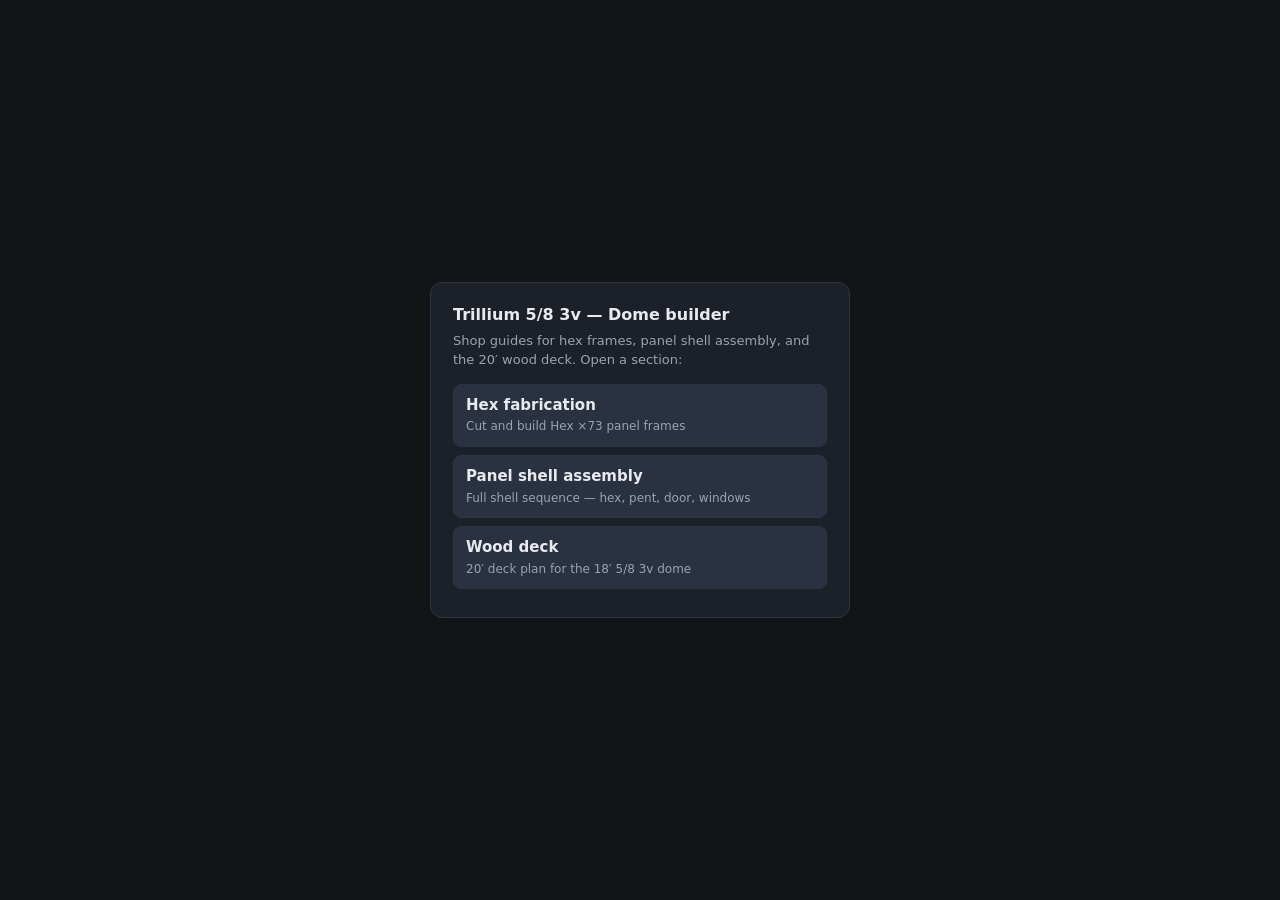
<file: index.html>
<!DOCTYPE html>
<html lang="en">
<head>
  <meta charset="UTF-8" />
  <meta name="viewport" content="width=device-width, initial-scale=1" />
  <title>Trillium 5/8 3v — Dome builder guides</title>
  <style>
    :root {
      --bg: #121418;
      --panel: #1c2028;
      --line: #2e3542;
      --text: #e8eaed;
      --muted: #9aa3b2;
      --accent: #7dcea0;
      --hex: #3d8bfd;
    }
    * { box-sizing: border-box; }
    body {
      margin: 0; min-height: 100vh; background: var(--bg); color: var(--text);
      font: 15px/1.45 system-ui, sans-serif;
      display: flex; align-items: center; justify-content: center; padding: 24px;
    }
    .card {
      width: min(420px, 100%);
      background: var(--panel); border: 1px solid var(--line); border-radius: 12px;
      padding: 20px 22px;
    }
    h1 { font-size: 16px; margin: 0 0 6px; font-weight: 650; }
    p { margin: 0 0 14px; color: var(--muted); font-size: 13px; }
    ul { list-style: none; margin: 0; padding: 0; }
    li { margin: 0 0 8px; }
    a {
      display: block; padding: 10px 12px; border-radius: 8px;
      background: #2a3140; border: 1px solid var(--line); color: var(--text);
      text-decoration: none;
    }
    a:hover { border-color: var(--hex); color: var(--accent); }
    .label { font-weight: 650; }
    .desc { display: block; font-size: 12px; color: var(--muted); margin-top: 2px; }
  </style>
</head>
<body>
  <main class="card">
    <h1>Trillium 5/8 3v — Dome builder</h1>
    <p>Shop guides for hex frames, panel shell assembly, and the 20′ wood deck. Open a section:</p>
    <ul>
      <li>
        <a href="./hex/">
          <span class="label">Hex fabrication</span>
          <span class="desc">Cut and build Hex ×73 panel frames</span>
        </a>
      </li>
      <li>
        <a href="./assembly/">
          <span class="label">Panel shell assembly</span>
          <span class="desc">Full shell sequence — hex, pent, door, windows</span>
        </a>
      </li>
      <li>
        <a href="./deck/">
          <span class="label">Wood deck</span>
          <span class="desc">20′ deck plan for the 18′ 5/8 3v dome</span>
        </a>
      </li>
    </ul>
  </main>
</body>
</html>
</file>
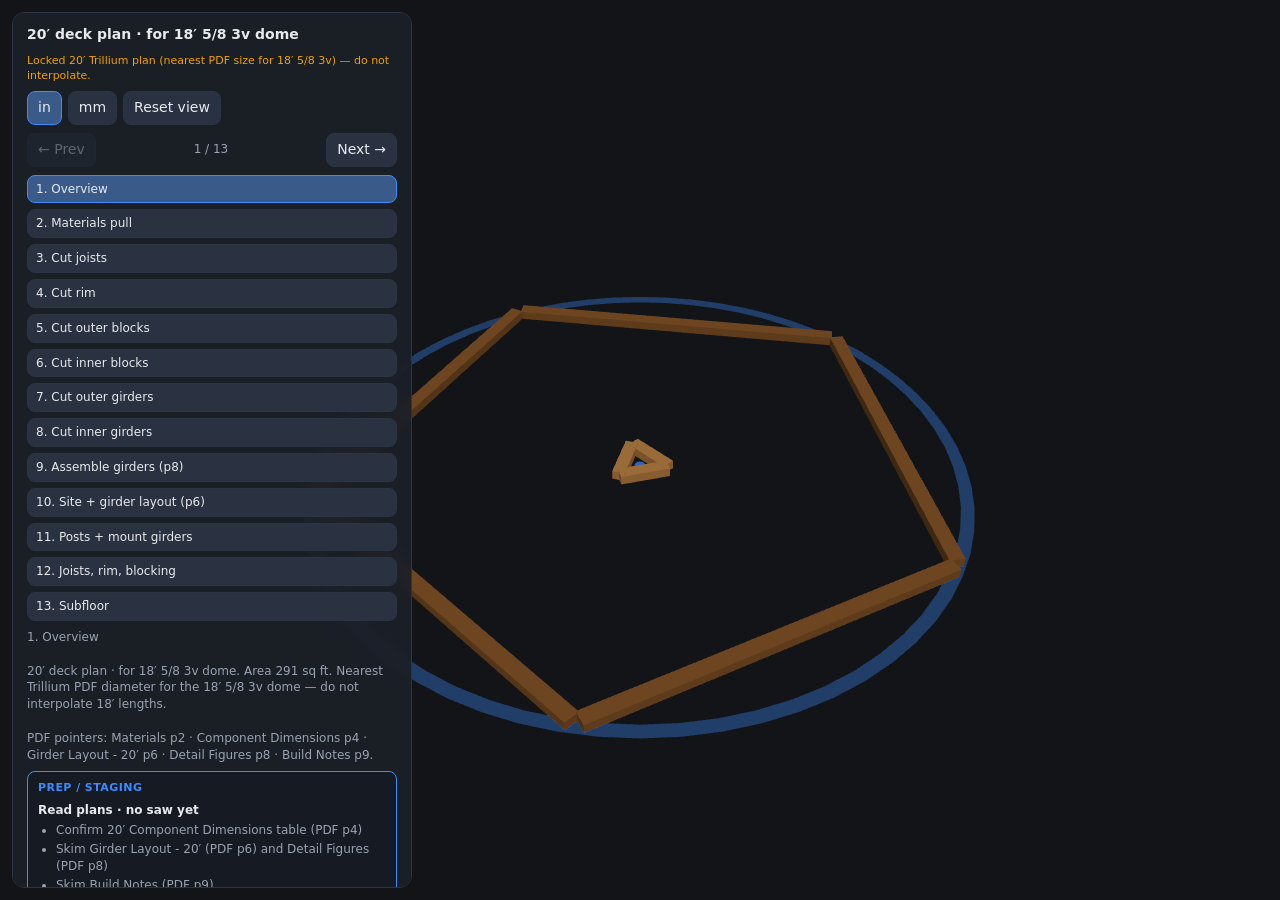
<file: deck/index.html>
<!DOCTYPE html>
<html lang="en">
<head>
  <meta charset="UTF-8" />
  <meta name="viewport" content="width=device-width, initial-scale=1" />
  <title>20′ deck plan · for 18′ 5/8 3v dome</title>
  <style>
    :root {
      --bg: #121418;
      --panel: #1c2028;
      --line: #2e3542;
      --text: #e8eaed;
      --muted: #9aa3b2;
      --hex: #3d8bfd;
      --wood: #c48a4a;
      --accent: #7dcea0;
      --warn: #f0a202;
    }
    * { box-sizing: border-box; }
    html, body { margin: 0; height: 100%; background: var(--bg); color: var(--text); font: 14px/1.4 system-ui, sans-serif; }
    #c { display: block; width: 100%; height: 100%; }
    .ui {
      position: absolute; top: 12px; left: 12px; width: min(400px, calc(100% - 24px));
      background: color-mix(in srgb, var(--panel) 92%, transparent);
      border: 1px solid var(--line); border-radius: 12px; padding: 12px 14px;
      backdrop-filter: blur(8px); max-height: calc(100% - 24px); overflow: auto;
      z-index: 10;
    }
    h1 { font-size: 14px; margin: 0 0 8px; font-weight: 650; }
    h2 { font-size: 11px; margin: 12px 0 6px; font-weight: 650; color: var(--muted); text-transform: uppercase; letter-spacing: 0.04em; }
    .row { display: flex; gap: 6px; flex-wrap: wrap; margin: 8px 0; }
    button {
      background: #2a3140; color: var(--text); border: 1px solid var(--line);
      border-radius: 8px; padding: 6px 10px; cursor: pointer; font: inherit;
    }
    button:hover:not(:disabled) { border-color: #4a5568; }
    button.active { background: #3a5a8a; border-color: var(--hex); }
    button:disabled { opacity: 0.35; cursor: not-allowed; }
    .step { width: 100%; text-align: left; font-size: 12px; padding: 5px 8px; }
    .dims { color: var(--muted); font-size: 12px; white-space: pre-wrap; margin: 6px 0 0; }
    .hint { color: var(--muted); font-size: 12px; margin-top: 8px; }
    .hint a { color: var(--accent); }
    .cutbox, .matbox {
      background: #161a22; border: 1px solid var(--line); border-radius: 8px;
      padding: 8px 10px; font-size: 12px; color: var(--muted); white-space: pre-wrap;
      margin-top: 4px;
    }
    .navrow { display: flex; gap: 6px; align-items: center; margin: 8px 0; }
    .navrow .spacer { flex: 1; color: var(--muted); font-size: 12px; text-align: center; }
    .badge { display: inline-block; font-size: 10px; padding: 1px 6px; border-radius: 999px; background: #2a3140; color: var(--muted); margin-left: 4px; }
    .machinesetup {
      background: #161a22; border: 1px solid var(--hex); border-radius: 8px;
      padding: 8px 10px; margin-top: 8px; font-size: 12px;
    }
    .machinesetup .ms-title {
      font-size: 11px; font-weight: 650; text-transform: uppercase; letter-spacing: 0.04em;
      color: var(--hex); margin: 0 0 6px;
    }
    .machinesetup .ms-tools { color: var(--text); font-weight: 600; margin: 0 0 4px; }
    .machinesetup ul { margin: 4px 0 0; padding-left: 18px; color: var(--muted); }
    .machinesetup li { margin: 2px 0; }
    .split-chrome {
      position: absolute; inset: 0; pointer-events: none; z-index: 3;
    }
    .split-chrome[hidden] { display: none !important; }
    .split-divider {
      position: absolute; left: 50%; top: 8%; bottom: 8%; width: 2px;
      transform: translateX(-50%);
      background: color-mix(in srgb, #d7dde8 75%, var(--line));
      box-shadow: 0 0 0 1px #00000066;
    }
    .split-label {
      position: absolute; top: 14px;
      font: 700 11px/1 system-ui; letter-spacing: 0.06em; text-transform: uppercase;
      padding: 4px 8px; border-radius: 6px; border: 1px solid var(--line);
      background: #1c2028cc;
    }
    .split-label-left {
      left: max(28%, calc(var(--split-left, 424px) + 8%));
      transform: translateX(-50%);
      color: var(--wood); border-color: #6a4a2a;
    }
    .split-label-right {
      left: 72%; transform: translateX(-50%);
      color: #f5c518; border-color: #f5c518;
    }
    .split-chrome.makita .split-label-right { color: #2ec4b6; border-color: #1a8f8a; }
    .locknote {
      font-size: 11px; color: var(--warn); margin: 4px 0 0;
    }
  </style>
</head>
<body>
  <canvas id="c"></canvas>
  <div class="ui">
    <h1 id="title">20′ deck plan · for 18′ 5/8 3v dome</h1>
    <p class="locknote">Locked 20′ Trillium plan (nearest PDF size for 18′ 5/8 3v) — do not interpolate.</p>
    <div class="row">
      <button id="uIN" class="active" type="button">in</button>
      <button id="uMM" type="button">mm</button>
      <button id="btnReset" type="button">Reset view</button>
    </div>
    <div class="navrow">
      <button id="prev" type="button">← Prev</button>
      <span class="spacer" id="stepLabel">1 / 13</span>
      <button id="next" type="button">Next →</button>
    </div>
    <div class="row" id="steps"></div>
    <div class="dims" id="dims"></div>
    <div class="machinesetup" id="machinesetup" aria-live="polite"></div>
    <div id="cutSection">
      <h2 id="cutHeading">Cut list (20′ Component Dimensions)</h2>
      <div class="cutbox" id="cutlist"></div>
    </div>
    <div id="matSection">
      <h2 id="matHeading">Materials (PDF p2)</h2>
      <div class="matbox" id="matlist"></div>
    </div>
    <div class="hint">
      Drag orbit · scroll zoom · right-drag pan<br>
      Machine polish deferred — written setup + schematics. Milestone: girders cut + site layout (PDF p6/p8).<br>
      Source: Trillium Dome &amp; Yurt Wood Deck PDF (personal use) — Component Dimensions / Girder Layout 20′ / Build Notes.<br>
      Video: <a href="https://youtu.be/Sl9fEp-27EM" target="_blank" rel="noopener">youtu.be/Sl9fEp-27EM</a>
      · <a href="../hex/">Hex shop</a> · <a href="../assembly/">Assembly</a>
      <span class="badge">deck girders+layout</span>
    </div>
  </div>
  <div id="splitChrome" class="split-chrome" hidden aria-hidden="true">
    <div class="split-divider"></div>
    <div class="split-label split-label-left">Materials</div>
    <div class="split-label split-label-right">Machine</div>
  </div>

<script type="importmap">
{
  "imports": {
    "three": "../vendor/three/three.module.js",
    "three/addons/": "../vendor/three/addons/"
  }
}
</script>
<script type="module">
import * as THREE from 'three';
import { OrbitControls } from 'three/addons/controls/OrbitControls.js';
import { CSS2DRenderer, CSS2DObject } from 'three/addons/renderers/CSS2DRenderer.js';
import {
  META, DECK_LABEL, AREA_SQ_FT,
  JOIST, RIM, OUTER_BLOCK, INNER_BLOCK, OUTER_GIRDER, INNER_GIRDER,
  COMPONENTS, LAYOUT, MATERIALS, PLAN_IN,
  TOOL_TABLE_SAW, TOOL_MITER_SAW, TOOL_CIRCULAR, VIDEO_URL
} from './deck-specs.js';

document.getElementById('title').textContent = DECK_LABEL;

const _qs = new URLSearchParams(location.search);
let step = Math.max(0, parseInt(_qs.get('step') || '0', 10) || 0);
let units = 'in';

function fmt(mm) {
  if (units === 'mm') return `${mm} mm`;
  const locked = PLAN_IN.get(mm);
  if (locked) return locked;
  // fallback inches (should not hit for locked plan dims)
  const inches = mm / 25.4;
  const whole = Math.floor(inches);
  const frac = inches - whole;
  const sixteenths = Math.round(frac * 16);
  if (sixteenths === 0) return `${whole}"`;
  if (sixteenths === 16) return `${whole + 1}"`;
  return `${whole} ${sixteenths}/16"`;
}

function fmtComp(c) {
  const ang = c.angleDeg != null ? `, ${c.angleDeg}°` : ' · square ends';
  const meas = c.measure ? ` ${c.measure}` : '';
  return `${c.qty}× ${c.name} @ ${fmt(c.lenMm)}${meas}${ang}`;
}

const STEPS = [
  {
    id: 0,
    title: '1. Overview',
    split: false,
    brand: null,
    text: () =>
      `${DECK_LABEL}. Area ${AREA_SQ_FT} sq ft. Nearest Trillium PDF diameter for the 18′ 5/8 3v dome — do not interpolate 18′ lengths.\n\nPDF pointers: Materials p2 · Component Dimensions p4 · Girder Layout - 20′ p6 · Detail Figures p8 · Build Notes p9.`,
    machineSetup: {
      machines: () => 'Read plans · no saw yet',
      settings: () => [
        'Confirm 20′ Component Dimensions table (PDF p4)',
        'Skim Girder Layout - 20′ (PDF p6) and Detail Figures (PDF p8)',
        'Skim Build Notes (PDF p9)',
        `Shop tools later: ${TOOL_MITER_SAW} · ${TOOL_CIRCULAR} · ${TOOL_TABLE_SAW} optional`
      ]
    },
    view: 'overview'
  },
  {
    id: 1,
    title: '2. Materials pull',
    split: false,
    brand: null,
    text: () =>
      `Stage size-specific lumber and general hardware for the 20′ plan (PDF Materials p2). Lists are in the Materials panel below — do not restate or invent quantities.`,
    machineSetup: {
      machines: () => 'None / staging',
      settings: () => [
        'Stage 2×6 stock for joists / rim / blocking',
        'Stage 4×6 stock for outer (12′) and inner (8′) girders',
        'Subfloor: 9 sheets 4×8′; 320× 2″ screws'
      ]
    },
    view: 'materials'
  },
  {
    id: 2,
    title: '3. Cut joists',
    split: true,
    brand: 'makita',
    text: () =>
      `Cut ${JOIST.qty} joists @ ${fmt(JOIST.lenMm)} square ends from 2×6×10′ stock (PDF p4). ${JOIST.note}.`,
    machineSetup: {
      machines: () => `${TOOL_MITER_SAW} (prefer) · or ${TOOL_CIRCULAR}`,
      settings: () => [
        'Miter 0° · bevel 0° (square crosscut)',
        `Stop block at ${fmt(JOIST.lenMm)}`,
        `Batch ${JOIST.qty} pieces from 2×6×10′`
      ]
    },
    view: 'cutJoist',
    piece: JOIST
  },
  {
    id: 3,
    title: '4. Cut rim',
    split: true,
    brand: 'makita',
    text: () =>
      `Cut ${RIM.qty} rim pieces @ ${fmt(RIM.lenMm)} long-to-long, ${RIM.angleDeg}° both ends (PDF p4). Measure long point to long point.`,
    machineSetup: {
      machines: () => `${TOOL_MITER_SAW}`,
      settings: () => [
        `Miter ${RIM.angleDeg}° both ends (mirror)`,
        'Bevel 0°',
        `Long-to-long length ${fmt(RIM.lenMm)} — set stop to long points`,
        'From 2×6×12′ / 2×6×10′ blocking & rim stock'
      ]
    },
    view: 'cutAngle',
    piece: RIM
  },
  {
    id: 4,
    title: '5. Cut outer blocks',
    split: true,
    brand: 'makita',
    text: () =>
      `Cut ${OUTER_BLOCK.qty} outer blocks @ ${fmt(OUTER_BLOCK.lenMm)} long-to-long, ${OUTER_BLOCK.angleDeg}° both ends (PDF p4).`,
    machineSetup: {
      machines: () => `${TOOL_MITER_SAW}`,
      settings: () => [
        `Miter ${OUTER_BLOCK.angleDeg}° both ends`,
        'Bevel 0° · long-to-long measure',
        `Length ${fmt(OUTER_BLOCK.lenMm)}`
      ]
    },
    view: 'cutAngle',
    piece: OUTER_BLOCK
  },
  {
    id: 5,
    title: '6. Cut inner blocks',
    split: true,
    brand: 'makita',
    text: () =>
      `Cut ${INNER_BLOCK.qty} inner blocks @ ${fmt(INNER_BLOCK.lenMm)} long-to-long, ${INNER_BLOCK.angleDeg}° both ends (PDF p4).`,
    machineSetup: {
      machines: () => `${TOOL_MITER_SAW}`,
      settings: () => [
        `Miter ${INNER_BLOCK.angleDeg}° both ends`,
        'Bevel 0° · long-to-long measure',
        `Length ${fmt(INNER_BLOCK.lenMm)}`
      ]
    },
    view: 'cutAngle',
    piece: INNER_BLOCK
  },
  {
    id: 6,
    title: '7. Cut outer girders',
    split: true,
    brand: 'makita',
    text: () =>
      `Cut ${OUTER_GIRDER.qty} outer girders @ ${fmt(OUTER_GIRDER.lenMm)} long-to-long, ${OUTER_GIRDER.angleDeg}° both ends from ${OUTER_GIRDER.stock} (PDF Component Dimensions p4).\n\nPrefer LS1019L for 4×6. Cut length ≠ layout outer side — see step 10 (PDF Girder Layout - 20′, p6). Overlap / cut-off excess is on Assemble (step 9, PDF p8).`,
    machineSetup: {
      machines: () => `${TOOL_MITER_SAW} (prefer for 4×6)`,
      settings: () => [
        `Miter ${OUTER_GIRDER.angleDeg}° both ends (mirror)`,
        'Bevel 0° · measure long-to-long',
        `Stop / mark at ${fmt(OUTER_GIRDER.lenMm)} long points`,
        `Batch ${OUTER_GIRDER.qty} from ${OUTER_GIRDER.stock} — support long stock`
      ]
    },
    view: 'cutGirder',
    piece: OUTER_GIRDER
  },
  {
    id: 7,
    title: '8. Cut inner girders',
    split: true,
    brand: 'makita',
    text: () =>
      `Cut ${INNER_GIRDER.qty} inner girders @ ${fmt(INNER_GIRDER.lenMm)} long-to-long, ${INNER_GIRDER.angleDeg}° both ends from ${INNER_GIRDER.stock} (PDF p4).\n\n✓ Girders cut complete when all ${OUTER_GIRDER.qty} outer + ${INNER_GIRDER.qty} inner pieces match locked PLAN lengths. Next: dry-fit / overlapping joint (PDF p8), then site layout (PDF p6).`,
    machineSetup: {
      machines: () => `${TOOL_MITER_SAW}`,
      settings: () => [
        `Miter ${INNER_GIRDER.angleDeg}° both ends`,
        'Bevel 0° · long-to-long',
        `Length ${fmt(INNER_GIRDER.lenMm)} from ${INNER_GIRDER.stock}`,
        `Batch ${INNER_GIRDER.qty} — check against outer set before site`
      ]
    },
    view: 'cutGirder',
    piece: INNER_GIRDER
  },
  {
    id: 8,
    title: '9. Assemble girders (p8)',
    split: false,
    brand: null,
    text: () =>
      `On site — PDF Detail Figures (p8) + Build Notes (PDF p9) sequence starts here.\n\n• Seat overlapping joints on outer + inner girders (p8)\n• Cut off excess after overlap seats (p8)\n• Fasten girders with lag screws on site now (PDF p9) — 8″ GRK / equiv at joints — before layout checks or post marking\n\nFull layout checks (outer side / inner Δ / height / to-center / diagonal) are step 10 (PDF Girder Layout - 20′, p6). Cut lengths stay locked on p4.`,
    machineSetup: {
      machines: () => 'Drill / driver · clamps · tape · square',
      settings: () => [
        'PDF p8: seat overlapping joints; cut off excess',
        'PDF p9: fasten girders with lag screws on site (before diagonal / posts)',
        'Use 8″ GRK or equiv lags at girder joints (PDF p2 hardware)',
        'Brace so assembly does not warp while handling (PDF p9)',
        'Next: step 10 site layout checks (PDF p6)'
      ]
    },
    view: 'assembleGirders'
  },
  {
    id: 9,
    title: '10. Site + girder layout (p6)',
    split: false,
    brand: null,
    text: () =>
      `After lags (step 9) — Build Notes (PDF p9) continues with layout checks.\n\nPDF Girder Layout - 20′ (p6) — locked check dims (do not interpolate):\n• Outer side ${fmt(LAYOUT.outerSideMm)}\n• Inner Δ ${fmt(LAYOUT.innerTriangleMm)}\n• Height ${fmt(LAYOUT.heightMm)}\n• To center ${fmt(LAYOUT.toCenterMm)}\n• Diagonal ${fmt(LAYOUT.diagonalMm)}\n\nPDF p9: confirm diagonal + brace so girders do not warp → align both girder sets to center mark → when dims check out, mark post locations (prefer both sides of overlapping joint — PDF p8).`,
    machineSetup: {
      machines: () => 'String line · tape · laser/string level',
      settings: () => [
        'Prerequisite: girder joints lag-fastened on site (step 9 / PDF p9)',
        'Mark proposed center of deck (PDF p9)',
        'Confirm all five p6 check dims above; brace against warp',
        'Align both girder sets to center; then mark posts (PDF p8 / p9)'
      ]
    },
    view: 'layout'
  },
  {
    id: 10,
    title: '11. Posts + mount girders',
    split: false,
    brand: null,
    text: () =>
      `Build Notes (PDF p9) finish: move girders slightly out of the way → set post holes / helical piles / concrete+bracket (PDF p3) → level post heights to laser or string → set posts → remount girders and strap.\n\nPDF Detail Figures (p8): strap from post to girder. Girder-to-girder lags already done in step 9; here add remaining lags as needed when remounting + 32′ metal strapping (PDF p2).`,
    machineSetup: {
      machines: () => 'Drill / driver · level · post brackets',
      settings: () => [
        'PDF p9: move girders aside; set 15 post/base assemblies',
        'Level post tops to laser / string line',
        'Remount lag-fastened girder assembly onto posts',
        'PDF p8: strap post → girder (metal strapping / hangers — PDF p2)',
        'Brace with 2×4×10′ as needed (PDF p2 / p9)'
      ]
    },
    view: 'posts'
  },
  {
    id: 11,
    title: '12. Joists, rim, blocking',
    split: false,
    brand: null,
    text: () =>
      `Roll joists, nail rim on first, then add blocking (PDF p9). Hardware focus: ~250× 3½″ framing nails. Pieces already cut: joists, rim, outer/inner blocks (steps 3–6).\n\nOptional: nailers on joists for rigid insulation (PDF Detail Figures p8).`,
    machineSetup: {
      machines: () => 'Hammer / nailer · square',
      settings: () => [
        'Rim first, then blocking between joists',
        'Keep layout square to girder pentagon (PDF p6 geometry)',
        '~250× 3½″ framing nails (PDF p2)',
        'Optional nailers for insulation (PDF p8)'
      ]
    },
    view: 'framing'
  },
  {
    id: 12,
    title: '13. Subfloor',
    split: false,
    brand: null,
    text: () =>
      `Install 9× 4×8′ subfloor sheets (¾–1¼″ ply / T&G or equiv — PDF p3) with 320× 2″ screws. Optional construction adhesive to reduce squeaks (PDF p9). Cut off excess flooring and place in empty spaces (PDF Detail Figures p8). For a yurt: deck full, then cut circle per yurt radius. Deck complete — ${AREA_SQ_FT} sq ft.`,
    machineSetup: {
      machines: () => 'Screw gun · circular saw (trim / circle)',
      settings: () => [
        '320× 2″ subfloor screws',
        'Optional adhesive',
        'PDF p8: cut excess flooring into empty spaces',
        'Trim overhang; cut circle only if yurt'
      ]
    },
    view: 'subfloor'
  }
];

step = Math.max(0, Math.min(STEPS.length - 1, step));

// --- Three.js scene ---
const canvas = document.getElementById('c');
const renderer = new THREE.WebGLRenderer({ canvas, antialias: true });
renderer.setPixelRatio(Math.min(devicePixelRatio, 2));
const scene = new THREE.Scene();
scene.background = new THREE.Color(0x121418);
const camera = new THREE.PerspectiveCamera(45, 1, 0.01, 80);
camera.position.set(4.5, 3.2, 5.5);
const controls = new OrbitControls(camera, renderer.domElement);
controls.enableDamping = true;
controls.target.set(0, 0.4, 0);

const labelRenderer = new CSS2DRenderer();
labelRenderer.setSize(innerWidth, innerHeight);
labelRenderer.domElement.style.position = 'absolute';
labelRenderer.domElement.style.inset = '0';
labelRenderer.domElement.style.pointerEvents = 'none';
labelRenderer.domElement.style.zIndex = '2';
document.body.appendChild(labelRenderer.domElement);

function makeLabel(text, pos, color = '#e8eaed') {
  const el = document.createElement('div');
  el.textContent = text;
  el.style.cssText = `background:#1c2028cc;color:${color};padding:2px 6px;border-radius:4px;font:11px/1.2 system-ui;white-space:nowrap;border:1px solid #2e3542`;
  const obj = new CSS2DObject(el);
  obj.position.copy(pos);
  return obj;
}

scene.add(new THREE.HemisphereLight(0xc8d4e8, 0x2a2118, 1.05));
const sun = new THREE.DirectionalLight(0xfff3e0, 1.25);
sun.position.set(4, 6, 3);
scene.add(sun);
scene.add(new THREE.AmbientLight(0xffffff, 0.28));

const root = new THREE.Group();
scene.add(root);

const woodMat = new THREE.MeshStandardMaterial({ color: 0xc48a4a, roughness: 0.55, metalness: 0.02 });
const darkWood = new THREE.MeshStandardMaterial({ color: 0x8b5a2b, roughness: 0.5 });
const accentMat = new THREE.MeshStandardMaterial({ color: 0x3d8bfd, roughness: 0.45, metalness: 0.1 });
const machineMat = new THREE.MeshStandardMaterial({ color: 0x2a3140, roughness: 0.4, metalness: 0.35 });
const bladeMat = new THREE.MeshStandardMaterial({ color: 0xb0b8c4, metalness: 0.7, roughness: 0.35 });
const labelMat = new THREE.MeshBasicMaterial({ color: 0x7dcea0 });
const postMat = new THREE.MeshStandardMaterial({ color: 0x6b5344, roughness: 0.7 });
const floorMat = new THREE.MeshStandardMaterial({ color: 0x5a4634, roughness: 0.85 });

function clearRoot() {
  while (root.children.length) {
    const o = root.children.pop();
    o.traverse?.(ch => {
      if (ch.geometry) ch.geometry.dispose();
    });
  }
}

function board(lenM, wM, tM, mat = woodMat) {
  const mesh = new THREE.Mesh(new THREE.BoxGeometry(lenM, tM, wM), mat);
  mesh.position.y = tM / 2;
  return mesh;
}

/** Angled board schematic: parallelogram-ish via truncated ends drawn as box + angle wedges */
function angledBoardSchematic(lenMm, angleDeg, mat = woodMat) {
  const g = new THREE.Group();
  const L = Math.min(lenMm, 2800) / 1000; // visual scale cap
  const scale = L / (lenMm / 1000);
  const len = lenMm / 1000 * (lenMm > 2800 ? 2800 / lenMm : 1);
  const w = 0.14;
  const t = 0.038;
  const mesh = board(len, w, t, mat);
  g.add(mesh);
  // Angle markers at ends (simple triangular fins)
  const ang = (angleDeg * Math.PI) / 180;
  const finLen = 0.18;
  for (const side of [-1, 1]) {
    const fin = new THREE.Mesh(
      new THREE.BoxGeometry(finLen, t * 0.95, 0.02),
      accentMat
    );
    fin.position.set(side * (len / 2 - finLen * 0.35), t / 2, w / 2 + 0.03);
    fin.rotation.y = side * -ang;
    g.add(fin);
  }
  g.userData.visualLen = len;
  return g;
}

function miterSawSchematic(brand = 'makita') {
  const g = new THREE.Group();
  const base = new THREE.Mesh(new THREE.BoxGeometry(0.55, 0.08, 0.4), machineMat);
  base.position.y = 0.04;
  g.add(base);
  const fence = new THREE.Mesh(new THREE.BoxGeometry(0.55, 0.12, 0.02), machineMat);
  fence.position.set(0, 0.12, -0.12);
  g.add(fence);
  const arm = new THREE.Mesh(new THREE.BoxGeometry(0.08, 0.35, 0.08), brand === 'makita'
    ? new THREE.MeshStandardMaterial({ color: 0x1a8f8a, roughness: 0.4 })
    : new THREE.MeshStandardMaterial({ color: 0xf5c518, roughness: 0.4 }));
  arm.position.set(0, 0.28, 0.05);
  g.add(arm);
  const blade = new THREE.Mesh(new THREE.CylinderGeometry(0.12, 0.12, 0.01, 32), bladeMat);
  blade.rotation.z = Math.PI / 2;
  blade.position.set(0, 0.22, 0.12);
  g.add(blade);
  const table = new THREE.Mesh(new THREE.BoxGeometry(0.5, 0.02, 0.28), new THREE.MeshStandardMaterial({ color: 0x3a4250 }));
  table.position.set(0, 0.09, 0.02);
  g.add(table);
  return g;
}

function pentagonGirderLayout(opts = {}) {
  const { showDims = false, showJoints = false } = opts;
  const g = new THREE.Group();
  const R = LAYOUT.toCenterMm / 1000; // ~2.978 m to center
  // Regular pentagon vertices (to-center radius)
  const verts = [];
  for (let i = 0; i < 5; i++) {
    const a = -Math.PI / 2 + (i * 2 * Math.PI) / 5;
    verts.push(new THREE.Vector3(Math.cos(a) * R, 0, Math.sin(a) * R));
  }
  // Outer girders along edges (visual)
  for (let i = 0; i < 5; i++) {
    const a = verts[i];
    const b = verts[(i + 1) % 5];
    const mid = a.clone().add(b).multiplyScalar(0.5);
    const dir = b.clone().sub(a);
    const len = dir.length();
    const mesh = board(len * 0.98, 0.14, 0.09, darkWood);
    mesh.position.copy(mid);
    mesh.position.y = 0.045;
    mesh.lookAt(b.x, 0.045, b.z);
    mesh.rotateY(Math.PI / 2);
    g.add(mesh);
    if (showJoints) {
      // overlapping joint hint at vertex
      const joint = new THREE.Mesh(
        new THREE.BoxGeometry(0.22, 0.1, 0.18),
        new THREE.MeshStandardMaterial({ color: 0xf0a202, roughness: 0.5, metalness: 0.1 })
      );
      joint.position.set(a.x, 0.1, a.z);
      g.add(joint);
    }
  }
  // Inner triangle (side length from PDF p6)
  const side = LAYOUT.innerTriangleMm / 1000;
  const ir = side / Math.sqrt(3); // centroid to vertex for equilateral
  const innerVerts = [];
  for (let i = 0; i < 3; i++) {
    const a0 = Math.PI / 2 + (i * 2 * Math.PI) / 3; // point-down-ish vs outer
    innerVerts.push(new THREE.Vector3(Math.cos(a0) * ir, 0, Math.sin(a0) * ir));
  }
  for (let i = 0; i < 3; i++) {
    const p0 = innerVerts[i];
    const p1 = innerVerts[(i + 1) % 3];
    const mid = p0.clone().add(p1).multiplyScalar(0.5);
    const len = p0.distanceTo(p1);
    const mesh = board(len * 0.95, 0.12, 0.09, woodMat);
    mesh.position.copy(mid);
    mesh.position.y = 0.045;
    mesh.lookAt(p1.x, 0.045, p1.z);
    mesh.rotateY(Math.PI / 2);
    g.add(mesh);
  }
  // Center mark
  const c = new THREE.Mesh(new THREE.CylinderGeometry(0.05, 0.05, 0.02, 16), accentMat);
  c.position.y = 0.01;
  g.add(c);
  // Ground ring
  const ring = new THREE.Mesh(
    new THREE.RingGeometry(R * 0.98, R * 1.02, 64),
    new THREE.MeshBasicMaterial({ color: 0x3d8bfd, side: THREE.DoubleSide, transparent: true, opacity: 0.35 })
  );
  ring.rotation.x = -Math.PI / 2;
  ring.position.y = 0.005;
  g.add(ring);

  if (showDims) {
    // outer side label on top-ish edge (between verts 0 and 1)
    const m01 = verts[0].clone().add(verts[1]).multiplyScalar(0.5);
    g.add(makeLabel(`outer ${fmt(LAYOUT.outerSideMm)} · p6`, new THREE.Vector3(m01.x, 0.35, m01.z), '#7dcea0'));
    // to center
    g.add(makeLabel(`to center ${fmt(LAYOUT.toCenterMm)}`, new THREE.Vector3(R * 0.55, 0.4, 0), '#3d8bfd'));
    // height (bottom edge to top vertex) — label along Z
    g.add(makeLabel(`height ${fmt(LAYOUT.heightMm)}`, new THREE.Vector3(0.15, 0.35, -R * 0.15), '#c48a4a'));
    // diagonal
    g.add(makeLabel(`diag ${fmt(LAYOUT.diagonalMm)}`, new THREE.Vector3(-R * 0.35, 0.35, R * 0.35), '#f0a202'));
    // inner triangle
    g.add(makeLabel(`inner Δ ${fmt(LAYOUT.innerTriangleMm)}`, new THREE.Vector3(0, 0.28, ir * 0.2), '#e8eaed'));
    g.add(makeLabel('PDF Girder Layout - 20′ (p6)', new THREE.Vector3(0, 0.55, R * 1.05), '#9aa3b2'));
  }
  return g;
}

function assembleGirdersSchematic() {
  const g = new THREE.Group();
  // Two outer girders with visible overlap (PDF p8)
  const g1 = board(2.4, 0.14, 0.09, darkWood);
  g1.position.set(-0.35, 0.045, 0);
  g1.rotation.y = 0.12;
  g.add(g1);
  const g2 = board(2.4, 0.14, 0.09, darkWood);
  g2.position.set(0.35, 0.055, 0.08);
  g2.rotation.y = -0.12;
  g.add(g2);
  // overlap joint highlight
  const joint = new THREE.Mesh(
    new THREE.BoxGeometry(0.35, 0.12, 0.22),
    new THREE.MeshStandardMaterial({ color: 0xf0a202, roughness: 0.45 })
  );
  joint.position.set(0, 0.12, 0.04);
  g.add(joint);
  g.add(makeLabel('overlap + lag on site · p8/p9', new THREE.Vector3(0, 0.42, 0.05), '#f0a202'));
  // cut excess stub
  const excess = board(0.35, 0.14, 0.09, new THREE.MeshStandardMaterial({ color: 0x6b5344, transparent: true, opacity: 0.5 }));
  excess.position.set(1.35, 0.045, 0.15);
  g.add(excess);
  g.add(makeLabel('cut off excess · p8', new THREE.Vector3(1.35, 0.35, 0.25), '#c48a4a'));
  // inner girder small
  const inner = board(0.7, 0.12, 0.09, woodMat);
  inner.position.set(0, 0.045, -1.1);
  g.add(inner);
  g.add(makeLabel(`inner ${fmt(INNER_GIRDER.lenMm)} · 30°`, new THREE.Vector3(0, 0.3, -1.1), '#7dcea0'));
  g.add(makeLabel('PDF Detail Figures (p8)', new THREE.Vector3(0, 0.7, -0.4), '#9aa3b2'));
  return g;
}

function joistBaySchematic() {
  const g = new THREE.Group();
  // Simplified radial joists on a chord
  const girder = board(3.2, 0.14, 0.09, darkWood);
  girder.position.set(0, 0.045, 0);
  g.add(girder);
  for (let i = -2; i <= 2; i++) {
    const j = board(2.4, 0.038, 0.14, woodMat);
    j.rotation.y = Math.PI / 2;
    j.position.set(i * 0.55, 0.12, 1.1);
    g.add(j);
  }
  const rim = angledBoardSchematic(RIM.lenMm, 12);
  rim.scale.setScalar(0.7);
  rim.position.set(0, 0.2, 2.3);
  g.add(rim);
  return g;
}

function buildView(s) {
  clearRoot();
  const splitChrome = document.getElementById('splitChrome');
  if (s.split) {
    splitChrome.hidden = false;
    splitChrome.classList.toggle('makita', s.brand === 'makita');
    // Materials LEFT
    const left = new THREE.Group();
    left.position.x = -2.2;
    if (s.view === 'cutJoist') {
      const b = board(Math.min(s.piece.lenMm, 2500) / 1000, 0.14, 0.038);
      left.add(b);
      left.add(makeLabel(`${s.piece.qty}× ${fmt(s.piece.lenMm)} square`, new THREE.Vector3(0, 0.22, 0.35), '#7dcea0'));
      left.add(makeLabel('2×6×10′ stock', new THREE.Vector3(0, 0.22, -0.35), '#c48a4a'));
    } else if (s.view === 'cutGirder') {
      const isOuter = s.piece.id === 'outerGirder';
      // stock blank behind
      const stock = board(isOuter ? 2.6 : 1.8, 0.16, 0.09, darkWood);
      stock.position.set(0, 0.045, -0.55);
      stock.material = new THREE.MeshStandardMaterial({ color: 0x5a3a22, roughness: 0.7, transparent: true, opacity: 0.55 });
      left.add(stock);
      left.add(makeLabel(s.piece.stock || '4×6 stock', new THREE.Vector3(0, 0.28, -0.55), '#c48a4a'));
      const ag = angledBoardSchematic(s.piece.lenMm, s.piece.angleDeg || 18, darkWood);
      ag.position.z = 0.15;
      left.add(ag);
      left.add(makeLabel(`${s.piece.qty}× ${fmt(s.piece.lenMm)} L-L`, new THREE.Vector3(0, 0.32, 0.55), '#7dcea0'));
      left.add(makeLabel(`${s.piece.angleDeg}° both ends`, new THREE.Vector3(0, 0.18, 0.55), '#3d8bfd'));
      if (isOuter) {
        left.add(makeLabel('cut ≠ layout side → step 10', new THREE.Vector3(0, 0.05, 0.72), '#f0a202'));
      }
    } else if (s.view === 'cutAngle') {
      const ag = angledBoardSchematic(s.piece.lenMm, s.piece.angleDeg || 12, woodMat);
      left.add(ag);
      left.add(makeLabel(`${s.piece.qty}× ${fmt(s.piece.lenMm)} L-L`, new THREE.Vector3(0, 0.28, 0.45), '#7dcea0'));
      left.add(makeLabel(`${s.piece.angleDeg}° · PDF p4`, new THREE.Vector3(0, 0.14, 0.45), '#3d8bfd'));
    } else {
      left.add(board(2.0, 0.14, 0.038));
    }
    // dim plate
    const plate = new THREE.Mesh(new THREE.BoxGeometry(1.6, 0.01, 0.4), new THREE.MeshStandardMaterial({ color: 0x1a2030 }));
    plate.position.set(0, 0.001, 0.55);
    left.add(plate);
    root.add(left);

    // Machine RIGHT
    const right = new THREE.Group();
    right.position.x = 2.2;
    const saw = miterSawSchematic(s.brand || 'makita');
    saw.scale.setScalar(1.4);
    right.add(saw);
    // stock on saw
    const stock = board(1.2, 0.14, s.view === 'cutGirder' ? 0.09 : 0.038, woodMat);
    stock.position.set(0, 0.14, 0.05);
    right.add(stock);
    root.add(right);

    controls.target.set(0, 0.35, 0);
    camera.position.set(0.2, 3.8, 6.2);
  } else {
    splitChrome.hidden = true;
    if (s.view === 'assembleGirders') {
      root.add(assembleGirdersSchematic());
      controls.target.set(0, 0.25, 0);
      camera.position.set(2.8, 2.4, 3.8);
    } else if (s.view === 'overview' || s.view === 'layout' || s.view === 'posts') {
      const layout = pentagonGirderLayout({
        showDims: s.view === 'layout',
        showJoints: s.view === 'layout' || s.view === 'posts'
      });
      root.add(layout);
      if (s.view === 'layout') {
        root.add(makeLabel('mark center · template posts · p6/p9', new THREE.Vector3(0, 0.75, 0), '#7dcea0'));
      }
      if (s.view === 'posts') {
        const R = LAYOUT.toCenterMm / 1000;
        for (let i = 0; i < 5; i++) {
          const a = -Math.PI / 2 + (i * 2 * Math.PI) / 5;
          const post = new THREE.Mesh(new THREE.BoxGeometry(0.1, 0.9, 0.1), postMat);
          post.position.set(Math.cos(a) * R, 0.45, Math.sin(a) * R);
          root.add(post);
          // mid-edge posts
          const a2 = a + Math.PI / 5;
          const post2 = new THREE.Mesh(new THREE.BoxGeometry(0.1, 0.9, 0.1), postMat);
          post2.position.set(Math.cos(a2) * R * 0.95, 0.45, Math.sin(a2) * R * 0.95);
          root.add(post2);
          // strap marker (p8)
          const strap = new THREE.Mesh(
            new THREE.BoxGeometry(0.04, 0.25, 0.08),
            new THREE.MeshStandardMaterial({ color: 0xb0b8c4, metalness: 0.7, roughness: 0.35 })
          );
          strap.position.set(Math.cos(a) * R, 0.85, Math.sin(a) * R);
          root.add(strap);
        }
        // a few more toward center
        for (let i = 0; i < 5; i++) {
          const a = -Math.PI / 2 + (i * 2 * Math.PI) / 5;
          const post = new THREE.Mesh(new THREE.BoxGeometry(0.1, 0.9, 0.1), postMat);
          post.position.set(Math.cos(a) * R * 0.35, 0.45, Math.sin(a) * R * 0.35);
          root.add(post);
        }
        root.add(makeLabel('strap post→girder · PDF p8', new THREE.Vector3(0, 1.2, 0), '#3d8bfd'));
      }
      controls.target.set(0, 0.2, 0);
      camera.position.set(5.5, 6.5, 5.5);
    } else if (s.view === 'materials') {
      const stacks = [
        { n: 3, y: 0, z: -0.8, mat: woodMat, h: 0.038 },
        { n: 2, y: 0, z: 0.2, mat: darkWood, h: 0.09 },
        { n: 2, y: 0, z: 1.0, mat: woodMat, h: 0.038 }
      ];
      stacks.forEach((st, si) => {
        for (let i = 0; i < st.n; i++) {
          const b = board(2.4 - si * 0.2, 0.14, st.h, st.mat);
          b.position.set(-1.5 + si * 1.5, i * (st.h + 0.01), st.z);
          root.add(b);
        }
      });
      controls.target.set(0, 0.3, 0);
      camera.position.set(3.5, 2.8, 4.5);
    } else if (s.view === 'framing') {
      root.add(joistBaySchematic());
      controls.target.set(0, 0.3, 0.8);
      camera.position.set(3.2, 2.8, 4.2);
    } else if (s.view === 'subfloor') {
      const layout = pentagonGirderLayout();
      root.add(layout);
      const deck = new THREE.Mesh(
        new THREE.CircleGeometry(LAYOUT.toCenterMm / 1000 * 1.05, 48),
        floorMat
      );
      deck.rotation.x = -Math.PI / 2;
      deck.position.y = 0.12;
      root.add(deck);
      controls.target.set(0, 0.2, 0);
      camera.position.set(4.5, 5.5, 4.5);
    } else {
      root.add(board(2, 0.14, 0.038));
      controls.target.set(0, 0.2, 0);
      camera.position.set(2.5, 2, 3.5);
    }
  }
}

function setPanelVisible(el, on) {
  if (!el) return;
  el.hidden = !on;
  el.style.display = on ? '' : 'none';
}

function renderCutList(s) {
  const sec = document.getElementById('cutSection');
  const box = document.getElementById('cutlist');
  const head = document.getElementById('cutHeading');
  // Cut steps 3–8 (ids 2–7): only that part's row
  if (s.piece && s.id >= 2 && s.id <= 7) {
    const c = s.piece;
    const ang = c.angleDeg != null ? ` · ${c.angleDeg}° L-L` : ' · square ends';
    const meas = c.measure ? ` (${c.measure})` : '';
    setPanelVisible(sec, true);
    head.textContent = `Cut — ${c.name}`;
    box.textContent = `${c.qty}× ${c.name} @ ${fmt(c.lenMm)}${meas}${ang}`;
    return;
  }
  setPanelVisible(sec, false);
  box.textContent = '';
}

function renderMaterials(s) {
  const sec = document.getElementById('matSection');
  const box = document.getElementById('matlist');
  const head = document.getElementById('matHeading');
  // Materials pull (id 1): full materials only
  if (s.id === 1) {
    const a = MATERIALS.sizeSpecific.map(m => `${m.qty}× ${m.desc}`).join('\n');
    const b = MATERIALS.general.map(m => (m.qty != null ? `${m.qty}× ` : '') + m.desc).join('\n');
    setPanelVisible(sec, true);
    head.textContent = 'Materials (PDF p2)';
    box.textContent = `Size-specific:\n${a}\n\nGeneral:\n${b}`;
    return;
  }
  // Framing (id 11): nails + joist/rim/blocks stock only
  if (s.id === 11) {
    setPanelVisible(sec, true);
    head.textContent = 'Materials — framing';
    box.textContent = [
      '250× 3½″ framing nails or equivalent',
      '15× 2×6×10′ joists (already cut)',
      '2×6 stock for rim + outer/inner blocks (already cut)',
      'Optional: nailers for insulation (PDF p8)'
    ].join('\n');
    return;
  }
  // Subfloor (id 12): sheets / screws / adhesive only — no lumber cut list
  if (s.id === 12) {
    setPanelVisible(sec, true);
    head.textContent = 'Materials — subfloor';
    box.textContent = [
      '9× 4×8′ sheets of subfloor material',
      '320× 2″ screws (subfloor)',
      'Optional construction adhesive (PDF p9)'
    ].join('\n');
    return;
  }
  setPanelVisible(sec, false);
  box.textContent = '';
}

function renderMachine(s) {
  const el = document.getElementById('machinesetup');
  const ms = s.machineSetup;
  const settings = ms.settings();
  // Overview: Prep/Staging (not Machine setup)
  const title = (s.id === 0 || s.id === 1) ? 'Prep / Staging' : 'Machine setup';
  el.innerHTML =
    `<div class="ms-title">${title}</div>` +
    `<div class="ms-tools">${ms.machines()}</div>` +
    `<ul>${settings.map(x => `<li>${x}</li>`).join('')}</ul>`;
}

function renderStep() {
  const s = STEPS[step];
  document.getElementById('stepLabel').textContent = `${step + 1} / ${STEPS.length}`;
  document.getElementById('dims').textContent = `${s.title}\n\n${s.text()}`;
  renderMachine(s);
  renderCutList(s);
  renderMaterials(s);
  document.querySelectorAll('#steps .step').forEach((btn, i) => {
    btn.classList.toggle('active', i === step);
  });
  document.getElementById('prev').disabled = step === 0;
  document.getElementById('next').disabled = step === STEPS.length - 1;
  buildView(s);
  const url = new URL(location.href);
  url.searchParams.set('step', String(step));
  history.replaceState(null, '', url);
}

function buildStepButtons() {
  const host = document.getElementById('steps');
  host.innerHTML = '';
  STEPS.forEach((s, i) => {
    const b = document.createElement('button');
    b.type = 'button';
    b.className = 'step' + (i === step ? ' active' : '');
    b.textContent = s.title;
    b.addEventListener('click', () => { step = i; renderStep(); });
    host.appendChild(b);
  });
}

document.getElementById('uIN').addEventListener('click', () => {
  units = 'in';
  document.getElementById('uIN').classList.add('active');
  document.getElementById('uMM').classList.remove('active');
  renderStep();
});
document.getElementById('uMM').addEventListener('click', () => {
  units = 'mm';
  document.getElementById('uMM').classList.add('active');
  document.getElementById('uIN').classList.remove('active');
  renderStep();
});
document.getElementById('prev').addEventListener('click', () => { if (step > 0) { step--; renderStep(); } });
document.getElementById('next').addEventListener('click', () => { if (step < STEPS.length - 1) { step++; renderStep(); } });
document.getElementById('btnReset').addEventListener('click', () => {
  buildView(STEPS[step]);
});

function resize() {
  const w = innerWidth, h = innerHeight;
  renderer.setSize(w, h, false);
  labelRenderer.setSize(w, h);
  camera.aspect = w / h;
  camera.updateProjectionMatrix();
}
addEventListener('resize', resize);
resize();
buildStepButtons();
renderStep();

const __pause = new URLSearchParams(location.search).get('pause') === '1';
let __frames = 0;
function tick() {
  controls.update();
  renderer.render(scene, camera);
  labelRenderer.render(scene, camera);
  __frames++;
  if (__pause && __frames >= 3) {
    document.documentElement.setAttribute('data-ready', '1');
    return; // stop rAF so headless screenshot can exit
  }
  requestAnimationFrame(tick);
}
tick();
if (__pause) {
  // safety: mark ready even if WebGL stalls
  setTimeout(() => document.documentElement.setAttribute('data-ready', '1'), 2500);
}
</script>
</body>
</html>
</file>
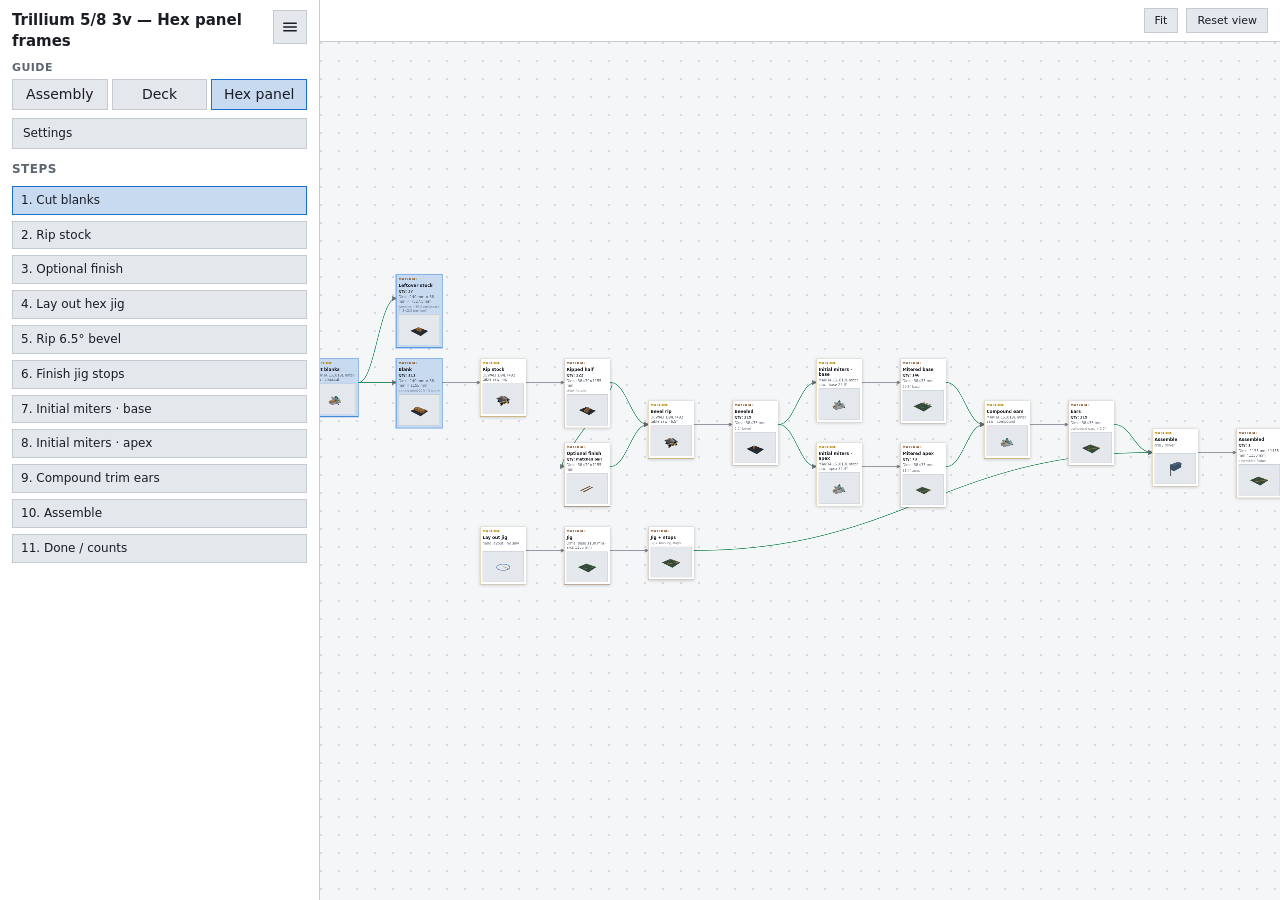
<file: hex/index.html>
<!DOCTYPE html>
<html lang="en" data-theme="light">
<head>
  <meta charset="UTF-8" />
  <meta name="viewport" content="width=device-width, initial-scale=1" />
  <title>Trillium 5/8 3v — Hex panel frames</title>
  <style>
    :root {
      --bg: #121418;
      --panel: #1c2028;
      --line: #2e3542;
      --text: #e8eaed;
      --muted: #9aa3b2;
      --hex: #3d8bfd;
      --pent: #f0a202;
      --wood: #c48a4a;
      --accent: #7dcea0;
      --btn: #2a3140;
      --btn-active: #3a5a8a;
      --btn-hover-border: #4a5568;
      --inset: #161a22;
      --preview-bg: #0e1014;
      --preview-border: #252b36;
      --modal-bg: #121418;
      --modal-bar: #1c2028;
      --machine-card: #f5c518;
      --backdrop: #00000099;
      --label-bg: #1c2028cc;
      --label-fg: #e8eaed;
      --label-border: #2e3542;
      --scene-bg: #121418;
    }
    html[data-theme="light"] {
      --bg: #eef0f3;
      --panel: #ffffff;
      --line: #c5cad3;
      --text: #1a1d24;
      --muted: #5c6570;
      --hex: #1a6fd4;
      --pent: #b86a00;
      --wood: #8b5a2b;
      --accent: #2a8f5c;
      --btn: #e4e7ec;
      --btn-active: #c8daf0;
      --btn-hover-border: #8a93a3;
      --inset: #f4f6f8;
      --preview-bg: #e4e7ec;
      --preview-border: #c5cad3;
      --modal-bg: #eef0f3;
      --modal-bar: #ffffff;
      --machine-card: #b8860b;
      --backdrop: #00000055;
      --label-bg: #ffffffee;
      --label-fg: #1a1d24;
      --label-border: #c5cad3;
      --scene-bg: #eef0f3;
    }
    * { box-sizing: border-box; }
    *, *::before, *::after { border-radius: 0 !important; }
    html, body { margin: 0; height: 100%; background: var(--bg); color: var(--text); font: 14px/1.4 system-ui, sans-serif; }
    /* App shell: compact sidebar + graph as primary main viewport */
    .app {
      display: flex;
      height: 100%;
      width: 100%;
      overflow: hidden;
      background: var(--bg);
    }
    /* Quiet main Three.js overview — kept for rebuild/preview plumbing, not primary UI */
    #c {
      position: fixed;
      width: 1px; height: 1px;
      opacity: 0; pointer-events: none;
      left: -9999px; top: -9999px;
    }
    .ui {
      flex: 0 0 min(320px, 34vw);
      width: min(320px, 34vw);
      max-width: 360px;
      min-width: 260px;
      background: var(--panel);
      border-right: 1px solid var(--line);
      padding: 10px 12px;
      overflow: auto;
      z-index: 6;
      height: 100%;
      transition: flex-basis 0.18s ease, width 0.18s ease, min-width 0.18s ease, max-width 0.18s ease, padding 0.18s ease;
    }
    .ui-head {
      display: flex;
      align-items: flex-start;
      gap: 8px;
      margin: 0 0 8px;
    }
    .ui-head h1 { flex: 1 1 auto; margin: 0; min-width: 0; }
    .ui-collapse-btn {
      flex: 0 0 auto;
      display: inline-flex;
      align-items: center;
      justify-content: center;
      width: 34px;
      height: 34px;
      padding: 0;
      line-height: 0;
    }
    .ui-collapse-btn .ui-menu-icon {
      display: block;
      width: 18px;
      height: 18px;
      color: inherit;
      pointer-events: none;
    }
    /* Collapsed: slim reopen rail; graph-main grows via flex */
    .app.sidebar-collapsed .ui {
      flex: 0 0 44px;
      width: 44px;
      min-width: 44px;
      max-width: 44px;
      padding: 8px 4px;
      overflow: hidden;
    }
    .app.sidebar-collapsed .ui > *:not(.ui-head) {
      display: none !important;
    }
    .app.sidebar-collapsed .ui-head {
      display: flex;
      flex-direction: column;
      align-items: stretch;
      margin: 0;
      height: auto;
    }
    .app.sidebar-collapsed .ui-head h1 {
      display: none !important;
    }
    .app.sidebar-collapsed .ui-collapse-btn {
      width: 100%;
      height: 36px;
      flex: 0 0 auto;
      writing-mode: horizontal-tb;
      transform: none;
      padding: 0;
      letter-spacing: normal;
    }
    .graph-main {
      flex: 1 1 auto;
      min-width: 0;
      min-height: 0;
      display: flex;
      flex-direction: column;
      height: 100%;
      position: relative;
      background: var(--bg);
    }
    h1 { font-size: 15px; margin: 0 0 8px; font-weight: 650; }
    h2 { font-size: 12px; margin: 12px 0 6px; font-weight: 650; color: var(--muted); text-transform: uppercase; letter-spacing: 0.04em; }
    .row { display: flex; gap: 6px; flex-wrap: wrap; margin: 8px 0; }
    button {
      background: var(--btn); color: var(--text); border: 1px solid var(--line);
      border-radius: 0; padding: 6px 10px; cursor: pointer; font: inherit;
    }
    button:hover:not(:disabled) { border-color: var(--btn-hover-border); }
    button.active { background: var(--btn-active); border-color: var(--hex); }
    button.secondary { opacity: 0.45; }
    button:disabled { opacity: 0.35; cursor: not-allowed; }
    .step { width: 100%; text-align: left; font-size: 12px; padding: 5px 8px; }
    .hint { color: var(--muted); font-size: 12px; margin-top: 8px; }
    .hint a { color: var(--accent); }
    .legend span { display: inline-block; width: 10px; height: 10px; border-radius: 0; margin-right: 4px; vertical-align: middle; }
    .badge { display: inline-block; font-size: 10px; padding: 1px 6px; border-radius: 0; background: var(--btn); color: var(--muted); margin-left: 4px; }
    .machinesetup {
      background: var(--inset); border: 1px solid var(--hex); border-radius: 0;
      padding: 8px 10px; margin-top: 8px; font-size: 12px;
    }
    .machinesetup .ms-title {
      font-size: 11px; font-weight: 650; text-transform: uppercase; letter-spacing: 0.04em;
      color: var(--hex); margin: 0 0 6px;
    }
    .machinesetup .ms-tools { color: var(--text); font-weight: 600; margin: 0 0 4px; }
    .machinesetup ul { margin: 4px 0 0; padding-left: 18px; color: var(--muted); }
    .machinesetup li { margin: 2px 0; }
    .machine-hud { display: none !important; }
    .vizrow { display: none !important; }
    .hex-meta {
      margin: 8px 0 0; border: 1px solid var(--line); border-radius: 0;
      background: var(--inset); padding: 6px 10px; font-size: 12px; color: var(--muted);
    }
    .hex-meta summary {
      cursor: pointer; font-weight: 650; color: var(--text);
      font-size: 11px; text-transform: uppercase; letter-spacing: 0.04em;
    }
    .hex-meta .meta-body { white-space: pre-wrap; margin-top: 6px; }
    .split-chrome { display: none !important; }

    .flow-hint { font-size: 11px; color: var(--muted); margin: 0 0 4px; }

    /* Directed multigraph shop sequence — primary main viewport */
    .graph-shell {
      flex: 1 1 auto;
      margin: 0;
      border: none;
      border-radius: 0;
      background: var(--inset);
      overflow: hidden;
      display: flex;
      flex-direction: column;
      min-height: 0;
      height: 100%;
    }
    .graph-toolbar {
      display: flex; align-items: center; gap: 8px; flex-wrap: wrap;
      padding: 8px 12px; border-bottom: 1px solid var(--line);
      font-size: 11px; color: var(--muted);
      background: var(--panel);
      flex: 0 0 auto;
    }
    .graph-toolbar strong { color: var(--text); font-size: 11px; letter-spacing: 0.04em; text-transform: uppercase; }
    .graph-toolbar button { padding: 4px 10px; font-size: 11px; }
    .graph-toolbar .graph-spacer { flex: 1 1 auto; }
    .graph-viewport {
      position: relative;
      flex: 1 1 auto;
      height: auto;
      min-height: 0;
      overflow: hidden;
      cursor: grab;
      touch-action: none;
      background:
        radial-gradient(circle at 1px 1px, color-mix(in srgb, var(--line) 70%, transparent) 1px, transparent 0) 0 0 / 18px 18px;
    }
    .graph-viewport.panning { cursor: grabbing; }
    .graph-world {
      position: absolute; left: 0; top: 0;
      transform-origin: 0 0;
      will-change: transform;
    }
    .graph-edges {
      position: absolute; left: 0; top: 0;
      overflow: visible;
      pointer-events: none;
    }
    .graph-edges path {
      fill: none;
      stroke: var(--muted);
      stroke-width: 1.6;
      opacity: 0.85;
    }
    .graph-edges path.fan {
      stroke: var(--accent);
      stroke-width: 2;
      opacity: 1;
    }
    .graph-edges marker path { fill: var(--muted); }
    .graph-node {
      position: absolute;
      width: 132px;
      padding: 6px;
      border-radius: 0;
      border: 1px solid var(--line);
      background: var(--panel);
      color: inherit;
      text-align: left;
      cursor: pointer;
      box-shadow: 0 2px 10px #00000033;
      display: flex;
      flex-direction: column;
      gap: 4px;
    }
    .graph-node:hover { border-color: var(--btn-hover-border); }
    .graph-node:focus-visible { outline: 2px solid var(--hex); outline-offset: 2px; }
    .graph-node.material { border-color: color-mix(in srgb, var(--wood) 55%, var(--line)); }
    .graph-node.machine { border-color: color-mix(in srgb, var(--machine-card) 60%, var(--line)); }
    .graph-node.active {
      border-color: var(--hex);
      box-shadow: 0 0 0 2px color-mix(in srgb, var(--hex) 45%, transparent);
    }
    .graph-node.author-selected {
      outline: 2px solid var(--accent);
      outline-offset: 2px;
      box-shadow: 0 0 0 3px color-mix(in srgb, var(--accent) 40%, transparent);
      z-index: 2;
    }
    .graph-shell.author-mode .graph-node { cursor: grab; }
    .graph-shell.author-mode .graph-node.dragging { cursor: grabbing; }
    .graph-shell.author-mode .graph-edges { pointer-events: auto; }
    .graph-shell.author-mode .graph-edges path { pointer-events: stroke; cursor: pointer; }
    .graph-toolbar .author-toolbar {
      display: flex; align-items: center; gap: 6px; flex-wrap: wrap;
    }
    .graph-toolbar .author-toolbar[hidden],
    .graph-toolbar .author-badge[hidden],
    .author-hint[hidden] { display: none !important; }
    .graph-toolbar .author-badge {
      color: var(--accent); font-weight: 700; letter-spacing: 0.04em;
      text-transform: uppercase; font-size: 11px;
    }
    .graph-toolbar button.author-tool-active {
      border-color: var(--accent);
      background: color-mix(in srgb, var(--accent) 18%, var(--btn));
    }
    .author-hint {
      font-size: 11px; color: var(--accent); margin: 0 4px;
    }
    .author-panel {
      position: absolute; z-index: 20; top: 48px; right: 12px;
      width: min(360px, calc(100% - 24px));
      background: var(--panel); border: 1px solid var(--line);
      border-radius: 0; box-shadow: 0 8px 28px #00000055;
      padding: 10px 12px; font-size: 12px; color: var(--text);
      display: flex; flex-direction: column; gap: 8px;
      max-height: calc(100% - 64px); overflow: auto;
    }
    .author-panel[hidden] { display: none !important; }
    .author-panel h3 {
      margin: 0; font-size: 11px; text-transform: uppercase;
      letter-spacing: 0.04em; color: var(--muted);
    }
    .author-panel label {
      display: flex; flex-direction: column; gap: 3px;
      font-size: 11px; color: var(--muted);
    }
    .author-panel label[hidden] { display: none !important; }
    .author-panel input, .author-panel select, .author-panel textarea {
      font: inherit; color: var(--text); background: var(--inset);
      border: 1px solid var(--line); border-radius: 0; padding: 5px 8px;
    }
    .author-panel textarea { min-height: 180px; resize: vertical; font-family: ui-monospace, monospace; font-size: 11px; }
    .author-panel .ap-row { display: flex; gap: 6px; flex-wrap: wrap; align-items: center; }
    .author-panel .ap-row label { flex: 1 1 80px; }
    .graph-edges path.author-edge-selected {
      stroke: var(--accent); stroke-width: 2.5px;
    }
    .author-add-dialog {
      border: 1px solid var(--line); border-radius: 0;
      background: var(--panel); color: var(--text);
      padding: 0; max-width: 380px; width: calc(100% - 24px);
    }
    .author-add-dialog::backdrop { background: #00000066; }
    .author-add-dialog .aad-bar {
      display: flex; align-items: center; justify-content: space-between;
      padding: 8px 12px; border-bottom: 1px solid var(--line);
    }
    .author-add-dialog .aad-body {
      padding: 12px; display: flex; flex-direction: column; gap: 8px;
    }
    .author-add-dialog label {
      display: flex; flex-direction: column; gap: 3px;
      font-size: 11px; color: var(--muted);
    }
    .author-add-dialog label[hidden] { display: none !important; }
    .author-add-dialog input, .author-add-dialog select {
      font: inherit; color: var(--text); background: var(--inset);
      border: 1px solid var(--line); border-radius: 0; padding: 5px 8px;
    }
    .author-add-dialog .aad-actions { display: flex; gap: 6px; justify-content: flex-end; margin-top: 4px; }

    .graph-node .gn-kind {
      font-size: 9px; font-weight: 700; letter-spacing: 0.06em;
      text-transform: uppercase; color: var(--muted); margin: 0;
    }
    .graph-node.material .gn-kind { color: var(--wood); }
    .graph-node.machine .gn-kind { color: var(--machine-card); }
    .graph-node .gn-title {
      font-size: 12px; font-weight: 650; margin: 0; color: var(--text);
      line-height: 1.2;
    }
    .graph-node .gn-callout {
      font-size: 10px; color: var(--muted); line-height: 1.25;
      min-height: 2.4em;
    }
    /* Material nodes: Qty + Dims (+ optional muted angle/process) */
    .graph-node .gn-qty,
    .graph-node .gn-dims {
      font-size: 10px; color: var(--muted); line-height: 1.25;
      margin: 0;
    }
    .graph-node .gn-qty { color: var(--text); font-weight: 600; }
    .graph-node .gn-dims { color: var(--muted); }
    .graph-node .gn-note {
      font-size: 9px; color: var(--muted); line-height: 1.2;
      opacity: 0.82; margin: 0;
    }
    .graph-node .gn-thumb {
      width: 100%; aspect-ratio: 4 / 3; border-radius: 0;
      background: var(--preview-bg); border: 1px solid var(--preview-border);
      object-fit: cover; display: block;
    }

    .role-modal {
      border: 1px solid var(--line);
      border-radius: 0;
      padding: 0;
      background: var(--modal-bg);
      color: var(--text);
      width: min(1080px, calc(100vw - 32px));
      max-width: calc(100vw - 32px);
      height: min(680px, calc(100vh - 48px));
      max-height: calc(100vh - 48px);
    }
    .role-modal::backdrop { background: var(--backdrop); }
    .role-modal-bar {
      display: flex; align-items: center; gap: 8px;
      padding: 10px 12px; border-bottom: 1px solid var(--line);
      background: var(--modal-bar);
    }
    .role-modal-bar strong { flex: 1; font-size: 13px; }
    .role-modal-body {
      position: relative;
      height: calc(100% - 46px);
      display: flex;
      flex-direction: column;
      min-height: 0;
    }
    .role-modal-canvas-wrap {
      flex: 1 1 auto;
      min-width: 0;
      min-height: 220px;
      height: 58%;
      position: relative;
      background: var(--modal-bg);
    }
    .role-modal-body:not(.has-setup) .role-modal-canvas-wrap {
      flex: 1 1 100%;
      height: 100%;
    }
    #roleModalCanvas { display: block; width: 100%; height: 100%; }
    .role-modal-setup {
      flex: 0 0 auto;
      width: 100%;
      max-width: none;
      max-height: 42%;
      overflow: auto;
      padding: 12px 14px;
      border-left: none;
      border-top: 1px solid var(--line);
      background: var(--inset);
      font-size: 12px;
      margin: 0;
      border-radius: 0;
      box-sizing: border-box;
    }
    .role-modal-setup[hidden],
    .role-modal-body:not(.has-setup) .role-modal-setup { display: none !important; }
    .role-modal-setup.materiallist .ms-title { color: var(--wood); }
    .role-modal-setup.materiallist { border-color: color-mix(in srgb, var(--wood) 40%, var(--line)); }
    .role-modal-edit {
      margin-top: 12px;
      padding-top: 10px;
      border-top: 1px solid var(--line);
      display: flex;
      flex-direction: column;
      gap: 6px;
    }
    .role-modal-edit[hidden] { display: none !important; }
    .role-modal-edit .rme-title {
      font-size: 11px;
      font-weight: 700;
      letter-spacing: 0.04em;
      text-transform: uppercase;
      color: var(--muted);
    }
    .role-modal-edit textarea {
      width: 100%;
      min-height: 64px;
      resize: vertical;
      font: inherit;
      font-size: 12px;
      padding: 8px;
      border-radius: 0;
      border: 1px solid var(--line);
      background: var(--modal-bg);
      color: var(--text);
      box-sizing: border-box;
    }
    .role-modal-edit .rme-row {
      display: flex;
      flex-wrap: wrap;
      gap: 6px;
    }
    .role-modal-edit .rme-row button {
      font: inherit;
      font-size: 12px;
      padding: 6px 10px;
      border-radius: 0;
      border: 1px solid var(--btn-border, var(--line));
      background: var(--btn-bg, var(--inset));
      color: var(--text);
      cursor: pointer;
    }
    .role-modal-edit .rme-row button:hover:not(:disabled) {
      border-color: var(--btn-hover-border, var(--hex));
    }
    .role-modal-edit .rme-row button:disabled {
      opacity: 0.45;
      cursor: not-allowed;
    }
    .role-modal-edit .rme-row button.primary {
      background: color-mix(in srgb, var(--hex) 28%, var(--inset));
      border-color: color-mix(in srgb, var(--hex) 55%, var(--line));
      font-weight: 600;
    }
    .role-modal-edit .rme-status {
      font-size: 11px;
      color: var(--muted);
      min-height: 1.2em;
    }
    .role-modal-edit .rme-status.is-error { color: #c62828; }
    .role-modal-edit .rme-status.is-ok { color: #2e7d32; }
    .role-modal-edit .rme-override-tip {
      font-size: 11px;
      color: var(--text);
      background: color-mix(in srgb, var(--hex) 12%, transparent);
      border: 1px dashed color-mix(in srgb, var(--hex) 40%, var(--line));
      border-radius: 0;
      padding: 6px 8px;
      margin-top: 4px;
    }

    /* Guide selector + Settings (left chrome unify) */
    .guide-select { margin: 0 0 8px; }
    .guide-select-label {
      font-size: 11px; font-weight: 650; text-transform: uppercase;
      letter-spacing: 0.04em; color: var(--muted); margin: 0 0 4px;
    }
    .guide-seg { display: flex; gap: 4px; flex-wrap: wrap; }
    .guide-seg a.guide-opt,
    .guide-seg button.guide-opt {
      flex: 1 1 0;
      min-width: 0;
      text-align: center;
      font-size: 11px;
      padding: 6px 8px;
      text-decoration: none;
      color: var(--text);
      background: var(--btn);
      border: 1px solid var(--line);
      border-radius: 0;
      cursor: pointer;
      font: inherit;
      line-height: 1.2;
    }
    .guide-seg a.guide-opt:hover,
    .guide-seg button.guide-opt:hover:not(:disabled) { border-color: var(--btn-hover-border); }
    .guide-seg .guide-opt.active {
      background: var(--btn-active);
      border-color: var(--hex);
    }
    .ui-settings-row { margin: 0 0 8px; }
    .ui-settings-row #btnSettings {
      width: 100%;
      font-size: 12px;
      text-align: left;
    }
    .settings-modal {
      border: 1px solid var(--line);
      border-radius: 0;
      padding: 0;
      background: var(--modal-bg);
      color: var(--text);
      width: min(360px, calc(100vw - 32px));
      max-width: calc(100vw - 32px);
    }
    .settings-modal::backdrop { background: var(--backdrop); }
    .settings-modal-bar {
      display: flex; align-items: center; gap: 8px;
      padding: 10px 12px; border-bottom: 1px solid var(--line);
      background: var(--modal-bar);
    }
    .settings-modal-bar strong { flex: 1; font-size: 13px; }
    .settings-modal-body { padding: 12px 14px; }
    .settings-group { margin: 0 0 14px; }
    .settings-group:last-child { margin-bottom: 0; }
    .settings-group-label {
      font-size: 11px; font-weight: 650; text-transform: uppercase;
      letter-spacing: 0.04em; color: var(--muted); margin: 0 0 6px;
    }
    .settings-group .row { margin: 0; }
    .settings-note {
      font-size: 11px; color: var(--muted); margin: 10px 0 0;
    }
  </style>
</head>
<body>
  <canvas id="c" aria-hidden="true"></canvas>
  <div class="app">
    <aside class="ui" id="uiSidebar" aria-label="Shop controls">
      <div class="ui-head">
        <h1>Trillium 5/8 3v — Hex panel frames</h1>
        <button type="button" class="ui-collapse-btn" id="btnSidebarToggle" aria-controls="uiSidebar" aria-expanded="true" aria-label="Hide menu" title="Hide menu">
          <svg class="ui-menu-icon" viewBox="0 0 24 24" width="18" height="18" aria-hidden="true" focusable="false">
            <path fill="currentColor" d="M3 6h18v2H3V6zm0 5h18v2H3v-2zm0 5h18v2H3v-2z"/>
          </svg>
        </button>
      </div>
      <div class="guide-select" role="navigation" aria-label="Guide">
        <div class="guide-select-label">Guide</div>
        <div class="guide-seg">
          <a class="guide-opt" href="../assembly/">Assembly</a>
          <a class="guide-opt" href="../deck/">Deck</a>
          <button type="button" class="guide-opt active" id="guideHex" aria-current="page" title="Hex ×73 panel frames">Hex panel</button>
        </div>
      </div>
      <div class="ui-settings-row">
        <button type="button" id="btnSettings" title="Units and theme">Settings</button>
      </div>
      <h2>Steps</h2>
      <div class="row" id="steps"></div>
    </aside>
    <main class="graph-main" aria-label="Shop graph main view">
      <div class="graph-shell" id="graphShell" aria-label="Shop graph">
        <div class="graph-toolbar">
          <strong id="authorModeBadge" class="author-badge" hidden>Author</strong>
          <div id="authorToolbar" class="author-toolbar" hidden>
            <button type="button" id="authorAddNode" title="Add a graph node">Add node</button>
            <button type="button" id="authorAddEdge" title="Click source then target">Add edge</button>
            <button type="button" id="authorDelete" title="Delete selected node or edge">Delete</button>
            <button type="button" id="authorExport" title="Export nodes + edges JSON">Export</button>
            <button type="button" id="authorReset" title="Reload committed GRAPH defaults">Reset authored</button>
            <button type="button" id="authorExit" title="Leave author mode">Exit author mode</button>
            <span id="authorHint" class="author-hint" hidden></span>
          </div>
          <span class="graph-spacer"></span>
          <button type="button" id="graphFit" title="Fit graph">Fit</button>
          <button type="button" id="graphResetView" title="Reset pan/zoom">Reset view</button>
        </div>
        <div id="authorEditPanel" class="author-panel" hidden>
          <h3>Edit node</h3>
          <label>Title<input id="authorEditTitle" type="text" autocomplete="off" /></label>
          <label>Kind<select id="authorEditKind"><option value="material">material</option><option value="machine">machine</option></select></label>
          <label id="authorEditMatWrap">materialKey<select id="authorEditMaterialKey"></select></label>
          <label id="authorEditMachWrap" hidden>machineVisual<select id="authorEditMachineVisual"></select></label>
          <div class="ap-row">
            <label>x<input id="authorEditX" type="number" step="1" /></label>
            <label>y<input id="authorEditY" type="number" step="1" /></label>
          </div>
          <div class="ap-row">
            <button type="button" id="authorEditApply" class="primary">Apply</button>
            <button type="button" id="authorEditOpen">Open 3D</button>
            <button type="button" id="authorEditClose">Close</button>
          </div>
        </div>
        <div id="authorEdgePanel" class="author-panel" hidden>
          <h3>Edge</h3>
          <label>From<select id="authorEdgeFrom"></select></label>
          <label>To<select id="authorEdgeTo"></select></label>
          <label class="ap-row" style="flex-direction:row;align-items:center;gap:8px">
            <input id="authorEdgeFan" type="checkbox" /> fan
          </label>
          <div class="ap-row">
            <button type="button" id="authorEdgeApply">Apply / add</button>
            <button type="button" id="authorEdgeDelete">Delete edge</button>
            <button type="button" id="authorEdgeClose">Close</button>
          </div>
        </div>
        <div id="authorExportPanel" class="author-panel" hidden>
          <h3>Export GRAPH JSON</h3>
          <textarea id="authorExportText" readonly spellcheck="false" aria-label="Exported graph JSON"></textarea>
          <div class="ap-row">
            <button type="button" id="authorExportCopy" class="primary">Copy</button>
            <button type="button" id="authorExportDownload">Download</button>
            <button type="button" id="authorExportClose">Close</button>
          </div>
          <span id="authorExportStatus" class="hint" aria-live="polite"></span>
        </div>
        <div class="graph-viewport" id="graphViewport">
          <div class="graph-world" id="graphWorld">
            <svg class="graph-edges" id="graphEdges" xmlns="http://www.w3.org/2000/svg"></svg>
            <div id="graphNodes"></div>
          </div>
        </div>
      </div>
    </main>
  </div>
  <div id="machineHud" class="machine-hud" hidden aria-live="polite"></div>
  <div id="splitChrome" class="split-chrome" hidden aria-hidden="true"></div>
  <dialog id="roleModal" class="role-modal" aria-labelledby="roleModalTitle">
    <div class="role-modal-bar">
      <strong id="roleModalTitle">Preview</strong>
      <button type="button" id="roleModalClose">Close</button>
    </div>
    <div class="role-modal-body">
      <div class="role-modal-canvas-wrap">
        <canvas id="roleModalCanvas"></canvas>
      </div>
      <aside id="roleModalSetup" class="role-modal-setup machinesetup" hidden aria-live="polite">
        <div id="roleModalSetupBody"></div>
        <div id="roleModalEdit" class="role-modal-edit" hidden>
          <div class="rme-title">Edit with Grok</div>
          <textarea id="rmePrompt" placeholder="Example: taller · note: check fit · qty 10 · red · miter 30" rows="3" aria-label="Edit prompt"></textarea>
          <div class="rme-row">
            <button type="button" class="primary" id="rmeApply">Apply</button>
            <button type="button" id="rmeUndo" disabled>Undo</button>
            <button type="button" id="rmeReset" disabled>Reset to original</button>
          </div>
          <div class="rme-status" id="rmeStatus" aria-live="polite">Idle</div>
        </div>
      </aside>
    </div>
  </dialog>
  <dialog id="authorAddNodeDialog" class="author-add-dialog" aria-labelledby="authorAddNodeTitle">
    <div class="aad-bar">
      <strong id="authorAddNodeTitle">Add node</strong>
      <button type="button" id="authorAddNodeCancel">Close</button>
    </div>
    <div class="aad-body">
      <label>Kind<select id="authorAddKind"><option value="material">material</option><option value="machine">machine</option></select></label>
      <label>Title<input id="authorAddTitle" type="text" placeholder="Optional title" autocomplete="off" /></label>
      <label id="authorAddMatWrap">materialKey<select id="authorAddMaterialKey"></select></label>
      <label id="authorAddMachWrap" hidden>machineVisual<select id="authorAddMachineVisual"></select></label>
      <div class="aad-actions">
        <button type="button" id="authorAddNodeConfirm" class="primary">Add</button>
      </div>
    </div>
  </dialog>
  <dialog id="settingsModal" class="settings-modal" aria-labelledby="settingsModalTitle">
    <div class="settings-modal-bar">
      <strong id="settingsModalTitle">Settings</strong>
      <button type="button" id="settingsModalClose">Close</button>
    </div>
    <div class="settings-modal-body">
      <div class="settings-group">
        <div class="settings-group-label">Units</div>
        <div class="row" role="group" aria-label="Units">
          <button id="uIN" type="button">in</button>
          <button id="uMM" class="active" type="button">mm</button>
        </div>
      </div>
      <div class="settings-group">
        <div class="settings-group-label">Theme</div>
        <div class="row" role="group" aria-label="Theme">
          <button id="btnThemeLight" type="button">Light</button>
          <button id="btnThemeDark" type="button">Dark</button>
        </div>
      </div>
      <p class="settings-note">Hex ×73 panel frames · this guide</p>
    </div>
  </dialog>
<script type="importmap">
{
  "imports": {
    "three": "../vendor/three/three.module.js",
    "three/addons/": "../vendor/three/addons/"
  }
}
</script>
<script type="module">

import * as THREE from 'three';
    import { OrbitControls } from 'three/addons/controls/OrbitControls.js';
    import { CSS2DRenderer, CSS2DObject } from 'three/addons/renderers/CSS2DRenderer.js';
    import {
      HEX,
      STRUT_H,
      STOCK_W,
      STRUT_W,
      STRUT_H_IN,
      STOCK_W_IN,
      STRUT_W_IN,
      BEVEL_DEG,
      BEVEL_RAD,
      BLANK_LEN,
      BLANK_LEN_IN,
      FULL_2X6_W,
      FULL_2X6_W_IN,
      RAW_STOCK_QTY as RAW_STOCK_QTY_PDF,
      RAW_STOCK_LEN,
      RAW_STOCK_LEN_IN,
      BLADE_KERF_MM,
      BLANK_STOCK_LEFTOVER,
      BLANK_STOCK_LEFTOVER_IN,
      PLAN_IN,
      TOOL_TABLE_SAW,
      TOOL_MITER_SAW
    } from '../panel/panel-specs.js';

    // Locked dims live in panel/panel-specs.js (single source of truth).
    const BEVEL = BEVEL_RAD;

    /** Blanks per RAW_STOCK_LEN full 2×6 board (video cut-first). */
    const BLANKS_PER_BOARD = 3;

    /**
     * Hex guide stock qty for Hex panel demand (73×3 struts).
     * PDF lists RAW_STOCK_QTY_PDF for the whole frame (315-strut dome);
     * this guide uses 37 so blank yield covers Hex demand with a small spare.
     * Keep RAW_STOCK_LEN from panel-specs (4000).
     */
    const RAW_STOCK_QTY = 37;

    const STEPS = [
      {
        id: 0,
        title: '1. Cut blanks',
        text: () => `Crosscut PDF 2×6 full stock to longest side ${fmt(BLANK_LEN)} (= HEX.a). Blade square — no bevel. Batch: ${RAW_STOCK_QTY} boards × ${BLANKS_PER_BOARD} = ${RAW_STOCK_QTY * BLANKS_PER_BOARD} blanks (panels need ${HEX.qty * 3}).`,
        view: 'blanks',
        machineVisual: 'miterCrosscut',
        machineSetup: {
          machines: () => `${TOOL_MITER_SAW} (prefer) · or hand saw`,
          settings: () => [
            `Crosscut PDF 2×6 (${fmt(STRUT_H)}×${fmt(FULL_2X6_W)}×${fmt(RAW_STOCK_LEN)}) to ${fmt(BLANK_LEN)} (= longest side)`,
            'Blade square: miter 0° / bevel 0° — no compound',
            'Use a stop block for repeat blank length',
            `Batch: ${RAW_STOCK_QTY} × ${BLANKS_PER_BOARD} blanks from stock`,
            blankStockLeftoverSetupLine()
          ]
        }
      },
      {
        id: 1,
        title: '2. Rip stock',
        text: () => `Rip the ${fmt(BLANK_LEN)} blanks in half on ${TOOL_TABLE_SAW}: ${fmt(STRUT_H)}×${fmt(FULL_2X6_W)} → ${fmt(STRUT_H)} × ${fmt(STOCK_W)}. Do not rip full 4 m first. Keep matched pairs.`,
        view: 'stock',
        machineVisual: 'tableRip',
        machineSetup: {
          machines: () => TOOL_TABLE_SAW,
          settings: () => [
            `Rip blanks in half (not full ${fmt(RAW_STOCK_LEN)} boards first)`,
            'Blade square: 90° / 0° bevel (no tilt)',
            `Fence: half of 2×6 → ${fmt(STRUT_H)} × ${fmt(STOCK_W)}`,
            'Use a push stick; keep matched pairs',
            ripSawdustTipLine()
          ]
        }
      },
      {
        id: 2,
        title: '3. Optional finish',
        text: () => `Optional: finish/stain flat faces on ripped halves before the bevel rip.`,
        view: 'stock',
        machineVisual: 'none',
        machineSetup: {
          machines: () => '',
          settings: () => []
        }
      },
      {
        id: 3,
        title: '4. Lay out hex jig',
        text: () => `${units === 'mm' ? '19 mm' : '¾"'} plywood > panel. Base marks ${fmt(HEX.c)} apart; arcs at ${fmt(HEX.a)}; apex = arc ∩. Connect the three points.`,
        view: 'jig',
        machineVisual: 'handLayout',
        machineSetup: {
          machines: () => 'None / hand tools only',
          settings: () => [
            'No saw — measuring / compass (or screw+string) only',
            `Base marks ${fmt(HEX.c)} apart; arcs at ${fmt(HEX.a)}`
          ]
        }
      },
      {
        id: 4,
        title: '5. Rip 6.5° bevel',
        text: () => `Matched bevel-rip ${BEVEL_DEG}° on one long edge. Fence for finished face ${fmt(STRUT_W)} (PDF p7): ${fmt(STRUT_H)}×${fmt(STOCK_W)} → ${fmt(STRUT_H)}×${fmt(STRUT_W)}. Keep first strut as template; bevel faces out.`,
        view: 'bevel',
        machineVisual: 'tableBevel',
        machineSetup: {
          machines: () => TOOL_TABLE_SAW,
          settings: () => [
            `Bevel: set ${BEVEL_DEG}° on DWE7492 0–45° scale (0° = square)`,
            `Fence for finished face ${fmt(STRUT_W)}`,
            'Keep first strut as fence / template; matched pairs; bevel faces out',
            'Note: EU 90-based scales only → ~83.5°'
          ]
        }
      },
      {
        id: 5,
        title: '6. Finish jig stops',
        text: () => `Struts wide-face down on jig lines. Backing stops so each edge splits the layout line.`,
        view: 'jigStops',
        machineVisual: 'none',
        machineSetup: {
          machines: () => '',
          settings: () => []
        }
      },
      {
        id: 6,
        title: '7. Initial miters · base',
        text: () => `Simple miters (not compound). Cut base ends at ${HEX.base}° off 90°. Bevel 0°. Long-point to long-point. Batch: ${HEX.qty * 2} base ends (${HEX.qty} panels × 2). Check overlap on the jig.`,
        view: 'mitersBase',
        machineVisual: 'miterBase',
        machineSetup: {
          machines: () => TOOL_MITER_SAW,
          settings: () => [
            'Bevel 0° (simple miter, not compound)',
            `Dial miter ${HEX.base}° off 90°`,
            'Stop block; cut close to the end; long-point to long-point'
          ]
        }
      },
      {
        id: 7,
        title: '8. Initial miters · apex',
        text: () => `Simple miters (not compound). Cut apex ends at ${HEX.apex}° off 90°. Bevel 0°. Dial ${HEX.apex}° — do not trust the ~31.6° stop alone. Batch: ${HEX.qty} apex ends. Check overlap on the jig.`,
        view: 'mitersApex',
        machineVisual: 'miterApex',
        machineSetup: {
          machines: () => TOOL_MITER_SAW,
          settings: () => [
            'Bevel 0° (simple miter, not compound)',
            `Dial miter ${HEX.apex}° off 90°`,
            `Dial ${HEX.apex}° — do not trust the ~31.6° stop alone`,
            'Stop block; cut close to the end; long-point to long-point'
          ]
        }
      },
      {
        id: 8,
        title: '9. Compound trim ears',
        text: () => `Compound ear trim: keep the lane miter (base ${HEX.base}° or apex ${HEX.apex}°) + ${BEVEL_DEG}° bevel. Dual bevel L/R — no flip. Stop block; check fit every 5–10 struts.`,
        view: 'ears',
        machineVisual: 'miterCompound',
        machineSetup: {
          machines: () => `${TOOL_MITER_SAW} (prefer) · hand saw only if needed`,
          settings: () => [
            `Keep lane miter + ${BEVEL_DEG}° bevel (compound)`,
            `Base lane: miter ${HEX.base}° · Apex lane: miter ${HEX.apex}°`,
            'Dual bevel L/R — no flip for opposite bevels',
            'Stop block; check fit every 5–10 struts'
          ]
        }
      },
      {
        id: 9,
        title: '10. Assemble',
        text: () => `Predrill if needed; two screws per corner; bevels out. QA: flip on jig — snug both ways.`,
        view: 'assemble',
        machineVisual: 'drill',
        machineSetup: {
          machines: () => 'Drill / driver (no saw)',
          settings: () => [
            'No saw angles for this step',
            'Predrill if needed; two screws per corner; bevels out'
          ]
        }
      },
      {
        id: 10,
        title: '11. Done / counts',
        text: () => `Panel complete — final Hex counts below.`,
        view: 'done',
        machineVisual: 'none',
        machineSetup: {
          machines: () => '',
          settings: () => []
        }
      }
    ];

    /**
     * Directed multigraph shop sequence derived from STEPS.
     * Shared material nodes + machine nodes (when machineVisual !== 'none').
     * Machine output feeds shared materials; later machines fan-in from those.
     */
    const NODE_W = 132;
    const NODE_H = 162;

    function halfDimsLabel() {
      // After cut-then-rip: short halves at blank length (= HEX.a)
      return units === 'mm'
        ? `${STRUT_H}×${STOCK_W}×${BLANK_LEN} mm`
        : `${STRUT_H_IN} × ${STOCK_W_IN} × ${BLANK_LEN_IN}`;
    }
    function blankFullDimsLabel() {
      // Pre-rip blank: full 2×6 section × blank length
      return units === 'mm'
        ? `${STRUT_H}×${FULL_2X6_W}×${BLANK_LEN} mm`
        : `${STRUT_H_IN} × ${FULL_2X6_W_IN} × ${BLANK_LEN_IN}`;
    }
    function stockDimsLabel() {
      return units === 'mm'
        ? `${STRUT_H}×${FULL_2X6_W}×${RAW_STOCK_LEN} mm`
        : `${STRUT_H_IN} × ${FULL_2X6_W_IN} × ${RAW_STOCK_LEN_IN}`;
    }
    function finishedDimsLabel() {
      return units === 'mm' ? `${STRUT_H}×${STRUT_W} mm` : `${STRUT_H_IN} × ${STRUT_W_IN}`;
    }

    /** Static topology + layout; callouts refreshed via nodeCallout(). */
    const GRAPH = {
      nodes: [
        // video order spine: cut → rip → bevel (~240px pitch, no overlap)
        { id: 'pdf-2x6', kind: 'material', title: 'PDF 2×6', materialKey: 'pdf-2x6', stepId: 0, x: 24, y: 40 },
        { id: 'm-miterCrosscut', kind: 'machine', title: 'Cut blanks', machineVisual: 'miterCrosscut', stepId: 0, x: 264, y: 40 },
        { id: 'blank', kind: 'material', title: 'Blank', materialKey: 'blank', stepId: 0, x: 504, y: 40 },
        { id: 'leftover', kind: 'material', title: 'Leftover stock', materialKey: 'leftover', stepId: 0, x: 504, y: -200 },

        { id: 'm-tableRip', kind: 'machine', title: 'Rip stock', machineVisual: 'tableRip', stepId: 1, x: 744, y: 40 },
        { id: 'ripped-half', kind: 'material', title: 'Ripped half', materialKey: 'ripped-half', stepId: 1, x: 984, y: 40 },

        // fan-out from ripped-half: optional finish + bevel
        { id: 'optional-finish', kind: 'material', title: 'Optional finish', materialKey: 'optional-finish', stepId: 2, x: 984, y: 280 },
        { id: 'm-tableBevel', kind: 'machine', title: 'Bevel rip', machineVisual: 'tableBevel', stepId: 4, x: 1224, y: 160 },
        { id: 'beveled', kind: 'material', title: 'Beveled', materialKey: 'beveled', stepId: 4, x: 1464, y: 160 },

        // fan-out: Initial miters · base vs apex lanes
        { id: 'm-miterBase', kind: 'machine', title: 'Initial miters · base', machineVisual: 'miterBase', stepId: 6, x: 1704, y: 40 },
        { id: 'm-miterApex', kind: 'machine', title: 'Initial miters · apex', machineVisual: 'miterApex', stepId: 7, x: 1704, y: 280 },
        { id: 'mitered-base', kind: 'material', title: 'Mitered base', materialKey: 'mitered-base', stepId: 6, x: 1944, y: 40 },
        { id: 'mitered-apex', kind: 'material', title: 'Mitered apex', materialKey: 'mitered-apex', stepId: 7, x: 1944, y: 280 },

        // fan-in: one compound ears from both mitered lanes
        { id: 'm-miterCompound', kind: 'machine', title: 'Compound ears', machineVisual: 'miterCompound', stepId: 8, x: 2184, y: 160 },
        { id: 'ears', kind: 'material', title: 'Ears', materialKey: 'ears', stepId: 8, x: 2424, y: 160 },

        // parallel jig lane
        { id: 'm-handLayout', kind: 'machine', title: 'Lay out jig', machineVisual: 'handLayout', stepId: 3, x: 744, y: 520 },
        { id: 'jig', kind: 'material', title: 'Jig', materialKey: 'jig', stepId: 3, x: 984, y: 520 },
        { id: 'jig-stops', kind: 'material', title: 'Jig + stops', materialKey: 'jig-stops', stepId: 5, x: 1224, y: 520 },

        // assemble fan-in
        { id: 'm-drill', kind: 'machine', title: 'Assemble', machineVisual: 'drill', stepId: 9, x: 2664, y: 240 },
        { id: 'assembled', kind: 'material', title: 'Assembled', materialKey: 'assembled', stepId: 9, x: 2904, y: 240 },
        { id: 'done', kind: 'material', title: 'Done', materialKey: 'done', stepId: 10, x: 3144, y: 240 }
      ],
      edges: [
        // cut-first: PDF → crosscut → blank + leftover
        { from: 'pdf-2x6', to: 'm-miterCrosscut' },
        { from: 'm-miterCrosscut', to: 'blank', fan: true },
        { from: 'm-miterCrosscut', to: 'leftover', fan: true },

        // then rip blanks in half
        { from: 'blank', to: 'm-tableRip' },
        { from: 'm-tableRip', to: 'ripped-half' },

        // fan-out: ripped-half → optional finish AND bevel
        { from: 'ripped-half', to: 'optional-finish', fan: true },
        { from: 'ripped-half', to: 'm-tableBevel', fan: true },
        { from: 'optional-finish', to: 'm-tableBevel' },
        { from: 'm-tableBevel', to: 'beveled' },

        // fan-out from beveled → base / apex Initial miters
        { from: 'beveled', to: 'm-miterBase', fan: true },
        { from: 'beveled', to: 'm-miterApex', fan: true },
        { from: 'm-miterBase', to: 'mitered-base' },
        { from: 'm-miterApex', to: 'mitered-apex' },

        // fan-in: both mitered lanes → one compound ears
        { from: 'mitered-base', to: 'm-miterCompound', fan: true },
        { from: 'mitered-apex', to: 'm-miterCompound', fan: true },
        { from: 'm-miterCompound', to: 'ears' },

        // jig lane
        { from: 'm-handLayout', to: 'jig' },
        { from: 'jig', to: 'jig-stops' },

        // fan-in: Assemble from ears + jig-stops
        { from: 'ears', to: 'm-drill', fan: true },
        { from: 'jig-stops', to: 'm-drill', fan: true },
        { from: 'm-drill', to: 'assembled' },
        { from: 'assembled', to: 'done' }
      ]
    };

    function nodeById(id) {
      return GRAPH.nodes.find((n) => n.id === id);
    }

    /** Deep clone of committed GRAPH — Reset authored restores from this. */
    const GRAPH_DEFAULT = JSON.parse(JSON.stringify(GRAPH));
    const AUTHOR_LS_KEY = 'hex-author-graph';

    let authorMode = false;
    let authorSelectedId = null;
    let authorSelectedEdgeIdx = null; // index into GRAPH.edges
    let authorEdgePick = null; // 'from' | 'to' while adding edge by click
    let authorNodeDrag = null;
    let authorSuppressClick = false;

    function materialKeyAllowlist() {
      const s = new Set();
      for (const n of GRAPH_DEFAULT.nodes) {
        if (n.kind === 'material' && n.materialKey) s.add(n.materialKey);
      }
      return [...s];
    }
    function machineVisualAllowlist() {
      const s = new Set();
      for (const n of GRAPH_DEFAULT.nodes) {
        if (n.kind === 'machine' && n.machineVisual) s.add(n.machineVisual);
      }
      return [...s];
    }

    function readAuthorFlag() {
      try {
        if (localStorage.getItem(AUTHOR_LS_KEY) === '1') return true;
      } catch (e) {}
      try {
        const q = new URLSearchParams(location.search);
        if (q.get('authorGraph') === '1') return true;
      } catch (e) {}
      return false;
    }

    function persistAuthorFlag(on) {
      try {
        if (on) localStorage.setItem(AUTHOR_LS_KEY, '1');
        else localStorage.removeItem(AUTHOR_LS_KEY);
      } catch (e) {}
    }

    function enterAuthorFromQueryIfNeeded() {
      try {
        const q = new URLSearchParams(location.search);
        if (q.get('authorGraph') === '1') persistAuthorFlag(true);
      } catch (e) {}
    }

    function setAuthorHint(msg) {
      const el = document.getElementById('authorHint');
      if (!el) return;
      if (msg) {
        el.hidden = false;
        el.textContent = msg;
      } else {
        el.hidden = true;
        el.textContent = '';
      }
    }

    function fillKeySelect(sel, keys, current) {
      if (!sel) return;
      sel.innerHTML = '';
      for (const k of keys) {
        const opt = document.createElement('option');
        opt.value = k;
        opt.textContent = k;
        if (k === current) opt.selected = true;
        sel.appendChild(opt);
      }
      if (current && !keys.includes(current)) {
        const opt = document.createElement('option');
        opt.value = current;
        opt.textContent = current + ' (custom)';
        opt.selected = true;
        sel.appendChild(opt);
      }
    }

    function fillNodeIdSelect(sel, current) {
      if (!sel) return;
      sel.innerHTML = '';
      for (const n of GRAPH.nodes) {
        const opt = document.createElement('option');
        opt.value = n.id;
        opt.textContent = `${n.id} — ${n.title}`;
        if (n.id === current) opt.selected = true;
        sel.appendChild(opt);
      }
    }

    function exportGraphJson() {
      const payload = {
        nodes: GRAPH.nodes.map((n) => {
          const o = { id: n.id, kind: n.kind, title: n.title, x: n.x, y: n.y };
          if (n.kind === 'material') o.materialKey = n.materialKey;
          if (n.kind === 'machine') o.machineVisual = n.machineVisual;
          if (typeof n.stepId === 'number') o.stepId = n.stepId;
          return o;
        }),
        edges: GRAPH.edges.map((e) => {
          const o = { from: e.from, to: e.to };
          if (e.fan) o.fan = true;
          return o;
        })
      };
      return JSON.stringify(payload, null, 2);
    }

    function syncAuthorChrome() {
      const shell = document.getElementById('graphShell');
      const badge = document.getElementById('authorModeBadge');
      const bar = document.getElementById('authorToolbar');
      if (shell) shell.classList.toggle('author-mode', authorMode);
      if (badge) badge.hidden = !authorMode;
      if (bar) bar.hidden = !authorMode;
      const addEdgeBtn = document.getElementById('authorAddEdge');
      if (addEdgeBtn) addEdgeBtn.classList.toggle('author-tool-active', !!authorEdgePick);
      if (!authorMode) {
        setAuthorHint('');
        authorEdgePick = null;
        const ep = document.getElementById('authorEditPanel');
        const xp = document.getElementById('authorExportPanel');
        const eg = document.getElementById('authorEdgePanel');
        if (ep) ep.hidden = true;
        if (xp) xp.hidden = true;
        if (eg) eg.hidden = true;
      }
      // selection outlines
      if (typeof graphNodesEl !== 'undefined' && graphNodesEl) {
        graphNodesEl.querySelectorAll('.graph-node').forEach((el) => {
          el.classList.toggle('author-selected', authorMode && el.dataset.nodeId === authorSelectedId);
        });
      }
      if (typeof graphEdgesSvg !== 'undefined' && graphEdgesSvg) {
        graphEdgesSvg.querySelectorAll('path[data-edge-idx]').forEach((p) => {
          const idx = Number(p.dataset.edgeIdx);
          p.classList.toggle('author-edge-selected', authorMode && authorSelectedEdgeIdx === idx);
        });
      }
    }

    function selectAuthorNode(id) {
      authorSelectedId = id || null;
      authorSelectedEdgeIdx = null;
      if (authorMode && id) showAuthorEditPanel(id);
      else {
        const ep = document.getElementById('authorEditPanel');
        if (ep) ep.hidden = true;
      }
      syncAuthorChrome();
    }

    function selectAuthorEdge(idx) {
      authorSelectedEdgeIdx = (typeof idx === 'number') ? idx : null;
      authorSelectedId = null;
      const ep = document.getElementById('authorEditPanel');
      if (ep) ep.hidden = true;
      if (authorMode && authorSelectedEdgeIdx != null) showAuthorEdgePanel(authorSelectedEdgeIdx);
      syncAuthorChrome();
    }

    function showAuthorEditPanel(id) {
      const n = nodeById(id);
      const panel = document.getElementById('authorEditPanel');
      if (!n || !panel) return;
      document.getElementById('authorExportPanel').hidden = true;
      document.getElementById('authorEdgePanel').hidden = true;
      panel.hidden = false;
      document.getElementById('authorEditTitle').value = n.title || '';
      document.getElementById('authorEditKind').value = n.kind;
      document.getElementById('authorEditX').value = String(Math.round(n.x));
      document.getElementById('authorEditY').value = String(Math.round(n.y));
      fillKeySelect(document.getElementById('authorEditMaterialKey'), materialKeyAllowlist(), n.materialKey);
      fillKeySelect(document.getElementById('authorEditMachineVisual'), machineVisualAllowlist(), n.machineVisual);
      const matWrap = document.getElementById('authorEditMatWrap');
      const machWrap = document.getElementById('authorEditMachWrap');
      matWrap.hidden = n.kind !== 'material';
      machWrap.hidden = n.kind !== 'machine';
    }

    function showAuthorEdgePanel(idx) {
      const panel = document.getElementById('authorEdgePanel');
      if (!panel) return;
      document.getElementById('authorEditPanel').hidden = true;
      document.getElementById('authorExportPanel').hidden = true;
      panel.hidden = false;
      const e = (idx != null && idx >= 0) ? GRAPH.edges[idx] : null;
      fillNodeIdSelect(document.getElementById('authorEdgeFrom'), e ? e.from : (GRAPH.nodes[0] && GRAPH.nodes[0].id));
      fillNodeIdSelect(document.getElementById('authorEdgeTo'), e ? e.to : (GRAPH.nodes[1] && GRAPH.nodes[1].id));
      document.getElementById('authorEdgeFan').checked = !!(e && e.fan);
    }

    function applyAuthorEdit() {
      const n = nodeById(authorSelectedId);
      if (!n) return;
      const title = document.getElementById('authorEditTitle').value.trim() || n.title;
      const kind = document.getElementById('authorEditKind').value;
      const x = Number(document.getElementById('authorEditX').value);
      const y = Number(document.getElementById('authorEditY').value);
      const prevKind = n.kind;
      n.title = title;
      n.kind = kind === 'machine' ? 'machine' : 'material';
      if (Number.isFinite(x)) n.x = x;
      if (Number.isFinite(y)) n.y = y;
      if (n.kind === 'material') {
        n.materialKey = document.getElementById('authorEditMaterialKey').value || materialKeyAllowlist()[0];
        delete n.machineVisual;
      } else {
        n.machineVisual = document.getElementById('authorEditMachineVisual').value || machineVisualAllowlist()[0];
        delete n.materialKey;
      }
      if (prevKind !== n.kind || true) {
        rebuildGraphNodeLive(n.id);
        renderGraphDom();
        selectAuthorNode(n.id);
      }
    }

    function uniqueNodeId(base) {
      let id = base;
      let i = 2;
      while (nodeById(id)) {
        id = `${base}-${i++}`;
      }
      return id;
    }

    function addAuthorNode(opts) {
      const kind = opts.kind === 'machine' ? 'machine' : 'material';
      const keys = kind === 'material' ? materialKeyAllowlist() : machineVisualAllowlist();
      const key = opts.key || keys[0];
      const title = (opts.title && opts.title.trim()) || key || 'Node';
      const idBase = kind === 'machine' ? `m-${key}` : key;
      const id = uniqueNodeId(idBase);
      // place near viewport center in world coords
      const vw = graphViewport.clientWidth || 600;
      const vh = graphViewport.clientHeight || 400;
      const wx = (vw / 2 - graphPan.x) / graphPan.scale - NODE_W / 2;
      const wy = (vh / 2 - graphPan.y) / graphPan.scale - NODE_H / 2;
      const node = {
        id,
        kind,
        title,
        x: Math.round(wx / 24) * 24,
        y: Math.round(wy / 40) * 40
      };
      if (kind === 'material') node.materialKey = key;
      else node.machineVisual = key;
      GRAPH.nodes.push(node);
      buildGraphNodeRoot(node);
      renderGraphDom();
      selectAuthorNode(id);
      return node;
    }

    function deleteAuthorSelection() {
      if (authorSelectedEdgeIdx != null) {
        const e = GRAPH.edges[authorSelectedEdgeIdx];
        if (!e) return;
        if (!confirm(`Delete edge ${e.from} → ${e.to}?`)) return;
        GRAPH.edges.splice(authorSelectedEdgeIdx, 1);
        authorSelectedEdgeIdx = null;
        document.getElementById('authorEdgePanel').hidden = true;
        renderGraphDom();
        syncAuthorChrome();
        return;
      }
      if (!authorSelectedId) {
        alert('Select a node or edge first.');
        return;
      }
      const n = nodeById(authorSelectedId);
      if (!n) return;
      const edgeCount = GRAPH.edges.filter((e) => e.from === n.id || e.to === n.id).length;
      const msg = edgeCount
        ? `Delete node "${n.title}" and ${edgeCount} connected edge(s)?`
        : `Delete node "${n.title}"?`;
      if (!confirm(msg)) return;
      // remove 3D state
      const prev = graphNodeState.get(n.id);
      if (prev) {
        clearCss2dIn(prev.root);
        if (prev.root.parent) prev.root.parent.remove(prev.root);
        graphNodeState.delete(n.id);
      }
      if (graphModalNodeId === n.id) closeRoleModal(true);
      GRAPH.edges = GRAPH.edges.filter((e) => e.from !== n.id && e.to !== n.id);
      const ni = GRAPH.nodes.findIndex((x) => x.id === n.id);
      if (ni >= 0) GRAPH.nodes.splice(ni, 1);
      authorSelectedId = null;
      document.getElementById('authorEditPanel').hidden = true;
      renderGraphDom();
      syncAuthorChrome();
    }

    function resetAuthoredGraph() {
      if (!confirm('Reset graph to committed defaults? Unsaved author edits will be lost.')) return;
      const fresh = JSON.parse(JSON.stringify(GRAPH_DEFAULT));
      if (graphModalNodeId) closeRoleModal(true);
      clearGraphNodeState();
      GRAPH.nodes.length = 0;
      GRAPH.edges.length = 0;
      GRAPH.nodes.push(...fresh.nodes);
      GRAPH.edges.push(...fresh.edges);
      authorSelectedId = null;
      authorSelectedEdgeIdx = null;
      for (const n of GRAPH.nodes) buildGraphNodeRoot(n);
      renderGraphDom();
      document.getElementById('authorEditPanel').hidden = true;
      document.getElementById('authorEdgePanel').hidden = true;
      syncAuthorChrome();
      try { fitGraphView(); } catch (e) {}
    }

    function setAuthorMode(on) {
      authorMode = !!on;
      if (!authorMode) {
        authorSelectedId = null;
        authorSelectedEdgeIdx = null;
        authorEdgePick = null;
        authorNodeDrag = null;
        persistAuthorFlag(false);
        // strip query flag on exit so refresh stays out
        try {
          const url = new URL(location.href);
          if (url.searchParams.has('authorGraph')) {
            url.searchParams.delete('authorGraph');
            history.replaceState(null, '', url.pathname + url.search + url.hash);
          }
        } catch (e) {}
      } else {
        persistAuthorFlag(true);
      }
      syncAuthorChrome();
      renderGraphDom();
    }

    function beginAddEdgeMode() {
      if (!authorMode) return;
      authorEdgePick = 'from';
      authorSelectedEdgeIdx = null;
      setAuthorHint('Click source node, then target');
      document.getElementById('authorAddEdge').classList.add('author-tool-active');
      showAuthorEdgePanel(null);
      syncAuthorChrome();
    }

    function cancelAddEdgeMode() {
      authorEdgePick = null;
      setAuthorHint('');
      const btn = document.getElementById('authorAddEdge');
      if (btn) btn.classList.remove('author-tool-active');
    }

    function onAuthorNodeClick(n, ev) {
      if (!authorMode) return false;
      if (authorSuppressClick) {
        authorSuppressClick = false;
        return true;
      }
      if (authorEdgePick === 'from') {
        document.getElementById('authorEdgeFrom').value = n.id;
        authorEdgePick = 'to';
        setAuthorHint(`From ${n.id} — click target`);
        selectAuthorNode(n.id);
        return true;
      }
      if (authorEdgePick === 'to') {
        document.getElementById('authorEdgeTo').value = n.id;
        // auto-add edge
        const from = document.getElementById('authorEdgeFrom').value;
        const to = n.id;
        if (from && to && from !== to) {
          const fan = document.getElementById('authorEdgeFan').checked;
          const exists = GRAPH.edges.findIndex((e) => e.from === from && e.to === to);
          if (exists < 0) {
            const edge = { from, to };
            if (fan) edge.fan = true;
            GRAPH.edges.push(edge);
            authorSelectedEdgeIdx = GRAPH.edges.length - 1;
          } else {
            authorSelectedEdgeIdx = exists;
          }
          cancelAddEdgeMode();
          renderGraphDom();
          showAuthorEdgePanel(authorSelectedEdgeIdx);
          syncAuthorChrome();
        } else {
          setAuthorHint('Pick a different target');
        }
        return true;
      }
      // normal select
      selectAuthorNode(n.id);
      return true;
    }


    /**
     * Material graph callout parts — qty + outer dims from panel-specs only.
     * Optional muted note for angle/process (mitered, ears, bevel). No invented scrap dims.
     * @returns {{ qty: string, dims: string, note: string }}
     */
    function materialCalloutParts(k) {
      if (k === 'pdf-2x6') {
        return { qty: `(${RAW_STOCK_QTY})`, dims: stockDimsLabel(), note: '' };
      }
      if (k === 'ripped-half') {
        // RAW_STOCK_QTY × BLANKS_PER_BOARD × 2 halves (Hex stock yield)
        return { qty: String(RAW_STOCK_QTY * BLANKS_PER_BOARD * 2), dims: halfDimsLabel(), note: 'short halves' };
      }
      if (k === 'optional-finish') {
        return { qty: 'matched pair', dims: halfDimsLabel(), note: '' };
      }
      if (k === 'blank') {
        // Pre-rip full 2×6 × BLANK_LEN; stock-derived RAW_STOCK_QTY×BLANKS_PER_BOARD
        return {
          qty: String(RAW_STOCK_QTY * BLANKS_PER_BOARD),
          dims: blankWhlLabel(),
          note: `panels need ${HEX.qty * 3} · ${RAW_STOCK_QTY * BLANKS_PER_BOARD * 2 - HEX.qty * 3} spare`
        };
      }
      if (k === 'leftover') {
        // One remnant per full 2×6 board after 3 blank cuts (kerf math in panel-specs)
        return {
          qty: String(RAW_STOCK_QTY),
          dims: leftoverWhlLabel(),
          note: leftoverSawdustNote()
        };
      }
      if (k === 'beveled') {
        // Finished face locked in panel-specs; same blank count; bevel as note
        return { qty: String(HEX.qty * 3), dims: finishedDimsLabel(), note: `${BEVEL_DEG}° bevel` };
      }
      if (k === 'jig') {
        // Geometry marks only — no stock qty
        return { qty: '', dims: `base ${fmt(HEX.c)} · arcs ${fmt(HEX.a)}`, note: '' };
      }
      if (k === 'jig-stops') {
        return { qty: '', dims: '', note: 'jig + backing stops' };
      }
      if (k === 'mitered-base') {
        return {
          qty: String(HEX.qty * 2),
          dims: finishedDimsLabel(),
          note: `${HEX.base}° base`
        };
      }
      if (k === 'mitered-apex') {
        return {
          qty: String(HEX.qty),
          dims: finishedDimsLabel(),
          note: `${HEX.apex}° apex`
        };
      }
      if (k === 'ears') {
        return {
          qty: String(HEX.qty * 3),
          dims: finishedDimsLabel(),
          note: `compound ears + ${BEVEL_DEG}°`
        };
      }
      if (k === 'assembled') {
        // One frame shown; outer sides locked on HEX — no scrap dims
        return {
          qty: '1',
          dims: `${fmt(HEX.a)} / ${fmt(HEX.b)} / ${fmt(HEX.c)}`,
          note: 'assembled frame'
        };
      }
      if (k === 'done') {
        return {
          qty: `${HEX.qty} hex panels`,
          dims: `${fmt(HEX.a)} / ${fmt(HEX.b)} / ${fmt(HEX.c)}`,
          note: ''
        };
      }
      return { qty: '', dims: '', note: '' };
    }

    function formatMaterialCallout(parts) {
      const bits = [];
      if (parts.qty) bits.push(parts.qty);
      if (parts.dims) bits.push(parts.dims);
      if (parts.note) bits.push(parts.note);
      return bits.join(' · ');
    }

    function nodeCallout(n) {
      const ov = getCurrentOverride(n.id, n.kind);
      if (n.kind === "machine") {
        const mv = n.machineVisual;
        const bevelBit = (ov && ov.bevelDeg != null) ? (" · bevel " + ov.bevelDeg + "°") : "";
        if (mv === "tableRip") return TOOL_TABLE_SAW + " · rip" + bevelBit;
        if (mv === "tableBevel") {
          const bd = (ov && ov.bevelDeg != null) ? ov.bevelDeg : BEVEL_DEG;
          return TOOL_TABLE_SAW + " · " + bd + "°";
        }
        if (mv === "miterCrosscut") {
          const mb = (ov && ov.miterDeg != null) ? (" · miter " + ov.miterDeg + "°") : "";
          return TOOL_MITER_SAW + " · crosscut" + mb + bevelBit;
        }
        if (mv === "miterBase") {
          const md = (ov && ov.miterDeg != null) ? ov.miterDeg : HEX.base;
          return TOOL_MITER_SAW + " · base " + md + "°" + bevelBit;
        }
        if (mv === "miterApex") {
          const md = (ov && ov.miterDeg != null) ? ov.miterDeg : HEX.apex;
          return TOOL_MITER_SAW + " · apex " + md + "°" + bevelBit;
        }
        if (mv === "miterSimple") {
          const mb = (ov && ov.miterDeg != null) ? (" · miter " + ov.miterDeg + "°") : "";
          return TOOL_MITER_SAW + " · miters" + mb + bevelBit;
        }
        if (mv === "miterCompound") {
          const mb = (ov && ov.miterDeg != null) ? (" · miter " + ov.miterDeg + "°") : "";
          return TOOL_MITER_SAW + " · compound" + mb + bevelBit;
        }
        if (mv === "handLayout") return "hand layout · no saw";
        if (mv === "drill") return "drill / driver";
        return "machine";
      }
      const base = formatMaterialCallout(materialCalloutParts(n.materialKey));
      if (ov && ov.stackCount != null) {
        const rows = ov.stackRows != null ? (" · " + ov.stackRows + " rows") : "";
        return "stack " + ov.stackCount + rows + (base ? " · " + base : "");
      }
      return base;
    }

    const _qs = new URLSearchParams(location.search);
    let step = Math.max(0, Math.min(STEPS.length - 1, parseInt(_qs.get('step') || '0', 10) || 0));
    const UNITS_KEY = 'hex-units';
    const THEME_KEY = 'hex-theme';
    const SIDEBAR_KEY = 'hex-sidebar-collapsed';
    const OVERRIDE_STORAGE_KEY = 'hex-3d-overrides-v1';
    const OVERRIDE_MOCK_KEY = 'hex-3d-edit-mock';
    const OVERRIDE_SCHEMA_VERSION = 1;
    const OVERRIDE_HISTORY_MAX = 20;
    const OVERRIDE_ALLOW = new Set([
      'schemaVersion', 'note', 'qtyLabel', 'dimsLabel', 'labelTexts',
      'stackCount', 'stackRows', 'scale', 'miterDeg', 'bevelDeg', 'highlightColor'
    ]);

    /** @type {Map<string, { history: object[], current: object|null }>} */
    const overrideStore = new Map();

    function overrideKey(nodeId, kind) {
      return `${nodeId}:${kind}`;
    }

    function clampNum(n, lo, hi, fallback) {
      const v = Number(n);
      if (!Number.isFinite(v)) return fallback;
      return Math.min(hi, Math.max(lo, v));
    }

    function clampStr(s, maxLen) {
      if (typeof s !== 'string') return undefined;
      const t = s.trim();
      if (!t) return undefined;
      return t.slice(0, maxLen);
    }

    /** Validate allowlist; drop unknown keys; clamp; reject non-objects. */
    function validateOverride(raw) {
      if (!raw || typeof raw !== 'object' || Array.isArray(raw)) return null;
      const out = { schemaVersion: OVERRIDE_SCHEMA_VERSION };
      for (const k of Object.keys(raw)) {
        if (!OVERRIDE_ALLOW.has(k)) continue;
        const v = raw[k];
        if (k === 'schemaVersion') {
          out.schemaVersion = OVERRIDE_SCHEMA_VERSION;
        } else if (k === 'note' || k === 'qtyLabel' || k === 'dimsLabel') {
          const s = clampStr(v, 120);
          if (s !== undefined) out[k] = s;
        } else if (k === 'labelTexts') {
          if (Array.isArray(v)) {
            const arr = v.map((x) => clampStr(x, 80)).filter(Boolean).slice(0, 8);
            if (arr.length) out.labelTexts = arr;
          }
        } else if (k === 'stackCount') {
          out.stackCount = clampNum(v, 1, 64, undefined);
          if (out.stackCount === undefined) delete out.stackCount;
        } else if (k === 'stackRows') {
          out.stackRows = clampNum(v, 1, 16, undefined);
          if (out.stackRows === undefined) delete out.stackRows;
        } else if (k === 'scale') {
          out.scale = clampNum(v, 0.4, 2.5, undefined);
          if (out.scale === undefined) delete out.scale;
        } else if (k === 'miterDeg') {
          out.miterDeg = clampNum(v, 0, 60, undefined);
          if (out.miterDeg === undefined) delete out.miterDeg;
        } else if (k === 'bevelDeg') {
          out.bevelDeg = clampNum(v, 0, 45, undefined);
          if (out.bevelDeg === undefined) delete out.bevelDeg;
        } else if (k === 'highlightColor') {
          if (typeof v === 'string' && /^#[0-9a-fA-F]{6}$/.test(v.trim())) {
            out.highlightColor = v.trim().toLowerCase();
          }
        }
      }
      const keys = Object.keys(out).filter((k) => k !== 'schemaVersion');
      if (!keys.length) return null;
      return out;
    }

    function loadOverridesFromStorage() {
      overrideStore.clear();
      try {
        const raw = localStorage.getItem(OVERRIDE_STORAGE_KEY);
        if (!raw) return;
        const parsed = JSON.parse(raw);
        if (!parsed || typeof parsed !== 'object') return;
        for (const [key, entry] of Object.entries(parsed)) {
          if (!entry || typeof entry !== 'object') continue;
          // Preserve null history sentinels (= authored). Do NOT filter(Boolean).
          const history = Array.isArray(entry.history)
            ? entry.history.map((h) => (h == null ? null : validateOverride(h))).slice(-OVERRIDE_HISTORY_MAX)
            : [];
          const current = entry.current ? validateOverride(entry.current) : null;
          if (current || history.length) {
            overrideStore.set(key, { history, current });
          }
        }
      } catch (e) {}
    }

    function persistOverrides() {
      const obj = {};
      for (const [key, entry] of overrideStore.entries()) {
        obj[key] = {
          history: entry.history || [],
          current: entry.current || null
        };
      }
      try {
        localStorage.setItem(OVERRIDE_STORAGE_KEY, JSON.stringify(obj));
      } catch (e) {}
    }

    function getOverrideEntry(key) {
      return overrideStore.get(key) || null;
    }

    function getCurrentOverride(nodeId, kind) {
      const e = getOverrideEntry(overrideKey(nodeId, kind));
      return e && e.current ? e.current : null;
    }

    /** Deep-clone override snapshot; null stays null (= authored sentinel). */
    function cloneOverrideSnapshot(ov) {
      if (ov == null) return null;
      try {
        return JSON.parse(JSON.stringify(ov));
      } catch (e) {
        return null;
      }
    }

    function setOverrideCurrent(key, next) {
      let e = overrideStore.get(key);
      if (!e) {
        e = { history: [], current: null };
        overrideStore.set(key, e);
      }
      // Always push previous current (null = authored) so Undo restores prior step.
      // Deep-clone so later mutates / shared refs cannot corrupt history.
      e.history.push(cloneOverrideSnapshot(e.current));
      if (e.history.length > OVERRIDE_HISTORY_MAX) {
        e.history.splice(0, e.history.length - OVERRIDE_HISTORY_MAX);
      }
      e.current = cloneOverrideSnapshot(next);
      persistOverrides();
    }

    function undoOverride(key) {
      const e = overrideStore.get(key);
      if (!e || !e.history.length) return false;
      e.current = e.history.pop(); // may be null (= authored)
      if (e.current == null && !e.history.length) overrideStore.delete(key);
      persistOverrides();
      return true;
    }

    function resetOverride(key) {
      if (!overrideStore.has(key)) return false;
      overrideStore.delete(key);
      persistOverrides();
      return true;
    }

    function useMockEdit() {
      if (_qs.get('mockEdit') === '1') return true;
      try {
        if (localStorage.getItem(OVERRIDE_MOCK_KEY) === '1') return true;
      } catch (e) {}
      return false;
    }

    /** Deterministic keyword mock for QA without Worker. */
    function mockOverrideFromPrompt(prompt, context) {
      const p = String(prompt || '').toLowerCase();
      const out = { schemaVersion: OVERRIDE_SCHEMA_VERSION };
      if (/\btaller\b|\bbigger\b|\blarger\b/.test(p)) out.scale = 1.85;
      if (/\bshorter\b|\bsmaller\b/.test(p)) out.scale = 0.65;
      const stackM = p.match(/\bstack(?:count)?\s*[:=]?\s*(\d+)\b/i);
      if (stackM) out.stackCount = Number(stackM[1]);
      if (/\bfewer boards\b|\bshort stack\b/.test(p)) out.stackCount = 8;
      const rowsM = p.match(/\brows?\s*[:=]?\s*(\d+)\b/i);
      if (rowsM) out.stackRows = Number(rowsM[1]);
      const noteM = p.match(/\bnote:\s*(.+?)(?:\s*[·|]|$)/i) || p.match(/\bnote\s+(.+?)(?:\s*[·|]|$)/i);
      if (noteM) out.note = noteM[1].trim().slice(0, 120);
      const qtyM = p.match(/\bqty\s*[:=]?\s*(\d+)\b/i);
      if (qtyM) out.qtyLabel = String(qtyM[1]);
      const dimsM = p.match(/\bdims?:\s*(.+?)(?:\s*[·|]|$)/i);
      if (dimsM) out.dimsLabel = dimsM[1].trim().slice(0, 120);
      if (/\bred\b/.test(p)) out.highlightColor = '#c62828';
      if (/\bblue\b/.test(p)) out.highlightColor = '#1565c0';
      if (/\bgreen\b/.test(p)) out.highlightColor = '#2e7d32';
      if (/\byellow\b/.test(p)) out.highlightColor = '#f5c518';
      const miterM = p.match(/\bmiters?\s*[:=]?\s*(\d+(?:\.\d+)?)\b/i);
      if (miterM) out.miterDeg = Number(miterM[1]);
      const bevelM = p.match(/\bbevels?\s*[:=]?\s*(\d+(?:\.\d+)?)\b/i);
      if (bevelM) out.bevelDeg = Number(bevelM[1]);
      const labels = [];
      const labelM = p.match(/\blabel:\s*(.+?)(?:\s*[·|]|$)/i);
      if (labelM) labels.push(labelM[1].trim());
      if (labels.length) out.labelTexts = labels;
      if (context && context.kind === 'machine' && out.miterDeg == null && /\bcrosscut\b/.test(p)) {
        out.miterDeg = 0;
      }
      return validateOverride(out);
    }

    async function readHexEditError(res) {
      const statusBit = `Edit API error ${res.status}`;
      try {
        const data = await res.json();
        if (data && typeof data.error === 'string' && data.error.trim()) {
          return data.error.trim();
        }
        if (data && data.ok === false) {
          return statusBit;
        }
      } catch (e) {
        try {
          const text = await res.clone().text();
          if (text && text.trim()) {
            const t = text.trim().slice(0, 240);
            return `${statusBit}: ${t}`;
          }
        } catch (e2) {}
      }
      return statusBit;
    }

    async function fetchHexEditOnce(prompt, context) {
      return fetch('/api/hex-edit', {
        method: 'POST',
        headers: { 'Content-Type': 'application/json' },
        body: JSON.stringify({ prompt, context, schemaVersion: OVERRIDE_SCHEMA_VERSION })
      });
    }

    async function requestHexEdit(prompt, context) {
      if (useMockEdit()) {
        const override = mockOverrideFromPrompt(prompt, context);
        if (!override) return { ok: false, error: 'Mock found no keywords. Try: taller, note: …, qty 10, red, miter 30' };
        return { ok: true, override, mock: true };
      }
      let lastNetworkError = null;
      for (let attempt = 0; attempt < 2; attempt++) {
        try {
          const res = await fetchHexEditOnce(prompt, context);
          if (res.status === 404) {
            const override = mockOverrideFromPrompt(prompt, context);
            if (!override) return { ok: false, error: 'Edit API missing (404). Enable mock with ?mockEdit=1' };
            return { ok: true, override, mock: true };
          }
          // One automatic retry on 502 / 503 / 504
          if ((res.status === 502 || res.status === 503 || res.status === 504) && attempt === 0) {
            continue;
          }
          if (!res.ok) {
            const error = await readHexEditError(res);
            return { ok: false, error };
          }
          const data = await res.json();
          if (!data || !data.ok) {
            return { ok: false, error: (data && data.error) || 'Edit failed' };
          }
          const override = validateOverride(data.override);
          if (!override) {
            return { ok: false, error: (data && data.error) || 'Override failed allowlist validation' };
          }
          return { ok: true, override };
        } catch (err) {
          lastNetworkError = err;
          // One automatic retry on network failure
          if (attempt === 0) continue;
        }
      }
      return {
        ok: false,
        error: lastNetworkError
          ? `Network error${lastNetworkError.message ? ': ' + String(lastNetworkError.message).slice(0, 160) : ''} — enable ?mockEdit=1 for offline QA`
          : 'Network error — enable ?mockEdit=1 for offline QA'
      };
    }

    loadOverridesFromStorage();

    /** First visit: mm. Returning visitors keep hex-units override. */
    function readStoredUnits() {
      try {
        const v = localStorage.getItem(UNITS_KEY);
        if (v === 'mm' || v === 'in') return v;
      } catch (e) {}
      return 'mm';
    }
    let units = readStoredUnits();
    /** First visit: light. Returning visitors keep hex-theme override. */
    function readStoredTheme() {
      try {
        const v = localStorage.getItem(THEME_KEY);
        if (v === 'light' || v === 'dark') return v;
      } catch (e) {}
      return 'light';
    }
    let theme = readStoredTheme();
    function themeSceneHex() {
      const raw = getComputedStyle(document.documentElement).getPropertyValue('--scene-bg').trim();
      if (raw && raw.startsWith('#')) return parseInt(raw.slice(1), 16);
      return theme === 'light' ? 0xeef0f3 : 0x121418;
    }
    function themePreviewHex() {
      const raw = getComputedStyle(document.documentElement).getPropertyValue('--preview-bg').trim();
      if (raw && raw.startsWith('#')) return parseInt(raw.slice(1), 16);
      return theme === 'light' ? 0xe4e7ec : 0x0e1014;
    }
    function applyThemeDom() {
      document.documentElement.setAttribute('data-theme', theme);
      const lightBtn = document.getElementById('btnThemeLight');
      const darkBtn = document.getElementById('btnThemeDark');
      if (lightBtn) lightBtn.classList.toggle('active', theme === 'light');
      if (darkBtn) darkBtn.classList.toggle('active', theme === 'dark');
    }
    applyThemeDom();

    /** Default expanded — collapse is opt-in via toggle + localStorage. */
    function readStoredSidebarCollapsed() {
      try {
        return localStorage.getItem(SIDEBAR_KEY) === '1';
      } catch (e) {}
      return false;
    }
    let sidebarCollapsed = readStoredSidebarCollapsed();
    function applySidebarDom() {
      const app = document.querySelector('.app');
      const btn = document.getElementById('btnSidebarToggle');
      if (app) app.classList.toggle('sidebar-collapsed', sidebarCollapsed);
      if (btn) {
        const label = sidebarCollapsed ? 'Show menu' : 'Hide menu';
        btn.setAttribute('aria-expanded', sidebarCollapsed ? 'false' : 'true');
        btn.setAttribute('aria-label', label);
        btn.title = label;
      }
    }
    let _sidebarRefitTimer = 0;
    function setSidebarCollapsed(next) {
      sidebarCollapsed = !!next;
      try { localStorage.setItem(SIDEBAR_KEY, sidebarCollapsed ? '1' : '0'); } catch (e) {}
      applySidebarDom();
      // Refit shop graph after layout width change
      clearTimeout(_sidebarRefitTimer);
      _sidebarRefitTimer = setTimeout(() => {
        try { fitGraphView(); } catch (e) {}
      }, 100);
    }
    applySidebarDom();

    if (_qs.get('pause') === '1') window.__pause = true;

    const canvas = document.getElementById('c');
    const renderer = new THREE.WebGLRenderer({ canvas, antialias: true });
    renderer.setPixelRatio(Math.min(devicePixelRatio, 2));
    renderer.shadowMap.enabled = false;

    const labelRenderer = new CSS2DRenderer();
    labelRenderer.domElement.style.position = 'fixed';
    labelRenderer.domElement.style.top = '0';
    labelRenderer.domElement.style.left = '0';
    labelRenderer.domElement.style.pointerEvents = 'none';
    labelRenderer.domElement.style.opacity = '0';
    labelRenderer.domElement.setAttribute('aria-hidden', 'true');
    document.body.appendChild(labelRenderer.domElement);

    const scene = new THREE.Scene();
    scene.background = new THREE.Color(themeSceneHex());
    const camera = new THREE.PerspectiveCamera(45, 1, 0.01, 50);
    camera.position.set(1.6, 1.2, 2.2);

    const controls = new OrbitControls(camera, renderer.domElement);
    controls.enableDamping = true;
    controls.target.set(0, 0.35, 0);

    scene.add(new THREE.HemisphereLight(0xc8d4e8, 0x2a2118, 1.1));
    const sun = new THREE.DirectionalLight(0xfff3e0, 1.4);
    sun.position.set(2, 3, 2);
    sun.castShadow = false;
    scene.add(sun);
    scene.add(new THREE.AmbientLight(0xffffff, 0.25));

    const group = new THREE.Group();
    scene.add(group);

    const woodMat = new THREE.MeshStandardMaterial({ color: 0xc48a4a, roughness: 0.55, metalness: 0.02 });
    const bevelMat = new THREE.MeshStandardMaterial({ color: 0x5b3a1e, roughness: 0.5 });
    const jigMat = new THREE.MeshStandardMaterial({ color: 0x3d5c45, roughness: 0.8 });
    const markMat = new THREE.LineBasicMaterial({ color: 0x7dcea0 });
    const stainMat = new THREE.MeshStandardMaterial({ color: 0x8b5a2b, roughness: 0.45, metalness: 0.05 });

    function gcd(a, b) { return b ? gcd(b, a % b) : a; }

    function fmt(mm) {
      if (units === 'mm') return `${mm} mm`;
      if (PLAN_IN.has(mm)) return PLAN_IN.get(mm);
      const inches = mm / 25.4;
      const ft = Math.floor(inches / 12 + 1e-9);
      let inch = inches - ft * 12;
      const sixteenths = Math.round(inch * 16) / 16;
      const whole = Math.floor(sixteenths + 1e-9);
      let num = Math.round((sixteenths - whole) * 16);
      let den = 16;
      if (num === 16) { num = 0; }
      // Avoid invalid feet-inches like 3'-12"
      if (whole === 12) return `${ft + 1}'-0"`;
      const g = num ? gcd(num, den) : 1;
      const fracStr = num ? ` ${num / g}/${den / g}` : '';
      if (ft) return `${ft}'-${whole}${fracStr}"`;
      return `${whole}${fracStr}"`;
    }

    function planDual(mm, inStr) {
      // Active unit only — dual strings confused the unit toggle (and leftover CSS2D labels).
      return units === 'mm' ? `${mm} mm` : inStr;
    }

    function triangleHeight(a, b, c) {
      const s = (a + b + c) / 2;
      const area = Math.sqrt(Math.max(0, s * (s - a) * (s - b) * (s - c)));
      return (2 * area) / c;
    }

    function makeLabel(text, pos) {
      const el = document.createElement('div');
      el.textContent = text;
      const cs = getComputedStyle(document.documentElement);
      const bg = (cs.getPropertyValue('--label-bg') || '#1c2028cc').trim();
      const fg = (cs.getPropertyValue('--label-fg') || '#e8eaed').trim();
      const bd = (cs.getPropertyValue('--label-border') || '#2e3542').trim();
      el.style.cssText = `background:${bg};color:${fg};padding:2px 6px;border-radius: 0;font:11px/1.2 system-ui;white-space:nowrap;border:1px solid ${bd}`;
      const obj = new CSS2DObject(el);
      obj.position.copy(pos);
      return obj;
    }

    /** Dark edge outline so wood blanks/struts read against the scene */
    function addDarkOutline(mesh, color = 0x000000) {
      // EdgesGeometry lines + slight back-face shell (WebGL ignores linewidth)
      const edges = new THREE.EdgesGeometry(mesh.geometry);
      const line = new THREE.LineSegments(
        edges,
        new THREE.LineBasicMaterial({ color })
      );
      mesh.add(line);
      const shell = new THREE.Mesh(
        mesh.geometry,
        new THREE.MeshBasicMaterial({ color, side: THREE.BackSide })
      );
      shell.scale.multiplyScalar(1.035);
      shell.userData.isOutlineShell = true;
      mesh.add(shell);
      return line;
    }

    /** Active-unit blank cross-section × length (w × h × l) from panel-specs */
    function blankWhlLabel() {
      // Video cut-first: full 2×6 section × blank length (= HEX.a)
      const w = fmt(FULL_2X6_W);
      const h = fmt(STRUT_H);
      const l = fmt(BLANK_LEN);
      return `${w} × ${h} × ${l}`;
    }
    /** Leftover remnant: full 2×6 section × leftover length after kerf. */
    function leftoverWhlLabel() {
      const w = fmt(FULL_2X6_W);
      const h = fmt(STRUT_H);
      const l = fmt(blankStockLeftoverMm());
      return `${w} × ${h} × ~${l}`;
    }
    /** Sawdust note for Leftover material node (not machine callout). */
    function leftoverSawdustNote() {
      return `sawdust ~${fmtVol(blankCrosscutSawdustMm3())}/board (−${BLANKS_PER_BOARD}×${fmt(BLADE_KERF_MM)} kerf)`;
    }

    /**
     * Blanks per board already declared near STEPS (BLANKS_PER_BOARD).
     * n=3 blanks; assume 3 kerf cuts (each blank cut off remaining stock).
     */
    /** @deprecated alias — same as BLANKS_PER_BOARD after cut-first reorder */
    const BLANKS_PER_RIPPED_HALF = BLANKS_PER_BOARD;

    /**
     * Leftover length after kerf:
     *   RAW_STOCK_LEN − n×BLANK_LEN − n×BLADE_KERF_MM
     *   = 4000 − 3465 − 7.5 = 527.5 mm (BLANK_STOCK_LEFTOVER in panel-specs).
     */
    function blankStockLeftoverMm() {
      return BLANK_STOCK_LEFTOVER;
    }

    /**
     * Crosscut sawdust volume per full 2×6 board (mm³):
     *   BLADE_KERF_MM × STRUT_H × FULL_2X6_W × n
     * (kerf on full section before rip — video cut-first)
     */
    function blankCrosscutSawdustMm3() {
      return BLADE_KERF_MM * STRUT_H * FULL_2X6_W * BLANKS_PER_BOARD;
    }

    /**
     * Rip tip — sawdust per blank from one length rip (mm³):
     *   BLADE_KERF_MM × STRUT_H × BLANK_LEN
     */
    function ripSawdustMm3() {
      return BLADE_KERF_MM * STRUT_H * BLANK_LEN;
    }

    /** Volume: mm³ → cm³ (metric UI) or in³ (imperial UI). Unit-pure; no dual strings. */
    function fmtVol(mm3) {
      if (units === 'mm') {
        const cm3 = mm3 / 1000;
        return `${Number(cm3.toFixed(2))} cm³`;
      }
      const in3 = mm3 / (25.4 ** 3);
      return `${Number(in3.toFixed(2))} in³`;
    }

    /** Muted Qty/Dims-style tip — leftover after kerf + sawdust; unit-pure via fmt/fmtVol. */
    function blankStockLeftoverNote() {
      return `leftover ~${fmt(blankStockLeftoverMm())} after ${BLANKS_PER_BOARD}× blanks (−${BLANKS_PER_BOARD}×${fmt(BLADE_KERF_MM)} kerf) · sawdust ~${fmtVol(blankCrosscutSawdustMm3())}`;
    }

    /** Cut blanks machineSetup — reasoned leftover after kerf + crosscut sawdust / board. */
    function blankStockLeftoverSetupLine() {
      return `${BLANKS_PER_BOARD} blanks/board from ${fmt(RAW_STOCK_LEN)} → leftover ~${fmt(blankStockLeftoverMm())} (RAW−${BLANKS_PER_BOARD}×BLANK−${BLANKS_PER_BOARD}×kerf) · crosscut sawdust ~${fmtVol(blankCrosscutSawdustMm3())}/board (full 2×6 section)`;
    }

    /** Cheap Rip stock tip — one rip through blank length. */
    function ripSawdustTipLine() {
      return `Tip: rip sawdust ~${fmtVol(ripSawdustMm3())}/blank (${fmt(BLADE_KERF_MM)} × ${fmt(STRUT_H)} × ${fmt(BLANK_LEN)})`;
    }

    function strutMesh(lengthMm, faceWmm = STRUT_W, mat = woodMat) {
      const L = lengthMm / 1000;
      const h = STRUT_H / 1000;
      const w = faceWmm / 1000;
      const taper = Math.tan(BEVEL) * h;
      const shape = new THREE.Shape();
      shape.moveTo(0, 0);
      shape.lineTo(w, 0);
      shape.lineTo(Math.max(0.001, w - taper), h);
      shape.lineTo(0, h);
      shape.closePath();
      const geo = new THREE.ExtrudeGeometry(shape, { depth: L, bevelEnabled: false });
      geo.translate(-w / 2, 0, -L / 2);
      const mesh = new THREE.Mesh(geo, mat);
      mesh.castShadow = true;
      mesh.receiveShadow = true;
      return mesh;
    }

    function placeStrut(p1, p2, up, faceWmm = STRUT_W) {
      const a = p1.clone();
      const b = p2.clone();
      const dir = new THREE.Vector3().subVectors(b, a);
      const len = dir.length();
      const mid = a.clone().add(b).multiplyScalar(0.5);
      const mesh = strutMesh(len * 1000, faceWmm);
      mesh.position.copy(mid);
      const z = dir.clone().normalize();
      const x = new THREE.Vector3().crossVectors(up, z).normalize();
      const y = new THREE.Vector3().crossVectors(z, x).normalize();
      mesh.setRotationFromMatrix(new THREE.Matrix4().makeBasis(x, y, z));
      mesh.position.add(y.clone().multiplyScalar(STRUT_H / 2000));
      return mesh;
    }

    function hexPoints() {
      const a = HEX.a / 1000, b = HEX.b / 1000, c = HEX.c / 1000;
      const h = triangleHeight(HEX.a, HEX.b, HEX.c) / 1000;
      const pA = new THREE.Vector3(-c / 2, 0, 0);
      const pB = new THREE.Vector3(c / 2, 0, 0);
      const xApex = (a * a - b * b + c * c) / (2 * c);
      const pC = new THREE.Vector3(-c / 2 + xApex, 0, h);
      return { pA, pB, pC, h, c };
    }

    function addJig(pA, pB, pC, h, c, withStops, showSideDims = true) {
      const jig = new THREE.Mesh(new THREE.BoxGeometry(c + 0.2, 0.012, h + 0.2), jigMat);
      jig.position.set(0, -0.008, h / 2);
      jig.receiveShadow = true;
      woodTarget.add(jig);
      const outline = new THREE.BufferGeometry().setFromPoints([pA, pB, pC, pA]);
      const line = new THREE.Line(outline, markMat);
      line.position.y = 0.002;
      woodTarget.add(line);
      if (showSideDims) {
        woodTarget.add(makeLabel(fmt(HEX.c), new THREE.Vector3(0, 0.05, -0.05)));
        woodTarget.add(makeLabel(fmt(HEX.a), new THREE.Vector3((pA.x + pC.x) / 2 - 0.08, 0.05, (pA.z + pC.z) / 2)));
        woodTarget.add(makeLabel(fmt(HEX.b), new THREE.Vector3((pB.x + pC.x) / 2 + 0.08, 0.05, (pB.z + pC.z) / 2)));
      }
      if (withStops) {
        const stopMat = new THREE.MeshStandardMaterial({ color: 0x2a4a35, roughness: 0.7 });
        [[pA, pB], [pB, pC], [pC, pA]].forEach(([u, v]) => {
          const mid = u.clone().add(v).multiplyScalar(0.5);
          const stop = new THREE.Mesh(new THREE.BoxGeometry(0.02, 0.03, 0.08), stopMat);
          stop.position.copy(mid);
          stop.position.y = 0.01;
          woodTarget.add(stop);
        });
      }
    }

    // Brand colors — schematics must read as DWE7492 / LS1019L, not gray boxes
    const machineMat = new THREE.MeshStandardMaterial({ color: 0x6b8caf, roughness: 0.55, metalness: 0.25 });
    const dewaltYellow = new THREE.MeshStandardMaterial({ color: 0xf5c518, roughness: 0.42, metalness: 0.12 });
    const dewaltBlack = new THREE.MeshStandardMaterial({ color: 0x151515, roughness: 0.55, metalness: 0.22 });
    const dewaltGray = new THREE.MeshStandardMaterial({ color: 0x5a6068, roughness: 0.45, metalness: 0.4 });
    const makitaTeal = new THREE.MeshStandardMaterial({ color: 0x009b93, roughness: 0.4, metalness: 0.18 });
    const makitaDark = new THREE.MeshStandardMaterial({ color: 0x1a2424, roughness: 0.55, metalness: 0.15 });
    const makitaSilver = new THREE.MeshStandardMaterial({ color: 0xc5ced6, roughness: 0.32, metalness: 0.6 });
    const fenceMat = new THREE.MeshStandardMaterial({ color: 0x3d8bfd, roughness: 0.45, metalness: 0.15 });
    const bladeMat = new THREE.MeshStandardMaterial({ color: 0xd0d6de, roughness: 0.3, metalness: 0.65 });
    const stopMat = new THREE.MeshStandardMaterial({ color: 0xf0a202, roughness: 0.55, metalness: 0.1 });
    const noneMat = new THREE.MeshStandardMaterial({ color: 0x3a4250, roughness: 0.8 });
    const laserMat = new THREE.MeshStandardMaterial({
      color: 0xff3355, roughness: 0.4, metalness: 0.1, emissive: 0xaa1122, emissiveIntensity: 0.45
    });

    // Saw schematic materials (photo-matched: DWE7492 grey table / aluminium rails; LS1019L silver + clear teal guard)
    const dwHousingMat = new THREE.MeshStandardMaterial({ color: 0xffc414, roughness: 0.5, metalness: 0.0 });
    const dwTableMat = new THREE.MeshStandardMaterial({ color: 0x6c737b, roughness: 0.5, metalness: 0.35 });
    const sawAluMat = new THREE.MeshStandardMaterial({ color: 0xd3d8dd, roughness: 0.45, metalness: 0.12 });
    const sawBladeMat = new THREE.MeshStandardMaterial({ color: 0xe8ecf0, roughness: 0.3, metalness: 0.2, side: THREE.DoubleSide });
    const sawBladeBodyMat = new THREE.MeshStandardMaterial({ color: 0x7d858e, roughness: 0.45, metalness: 0.2 });
    const hairRedMat = new THREE.MeshStandardMaterial({ color: 0xe53935, roughness: 0.4, emissive: 0x991111, emissiveIntensity: 0.35 });
    const mkBaseMat = new THREE.MeshStandardMaterial({ color: 0xc3cad1, roughness: 0.5, metalness: 0.12 });
    const mkTableMat = new THREE.MeshStandardMaterial({ color: 0xdfe4e8, roughness: 0.4, metalness: 0.12 });
    const mkGuardSilverMat = new THREE.MeshStandardMaterial({ color: 0xd4dade, roughness: 0.4, metalness: 0.12, side: THREE.DoubleSide });
    const mkKerfMat = new THREE.MeshStandardMaterial({ color: 0x1fa7b0, roughness: 0.45, metalness: 0.1 });
    const mkClearGuardMat = new THREE.MeshStandardMaterial({
      color: 0x19b5b0, roughness: 0.2, metalness: 0.1, transparent: true, opacity: 0.28, depthWrite: false, side: THREE.DoubleSide
    });
    // Machine groups face the modal's iso camera from the front-left (fence / motor side away from view).
    const SAW_VIEW_YAW = 70 * Math.PI / 180;

    let vizMode = 'machine';
    // Saw steps: MATERIALS pane LEFT of divider, MACHINE pane RIGHT (match miters).
    let woodTarget = group;
    let machineTarget = group;
    const WOOD_SPLIT_X = -1.35;
    const MACHINE_SPLIT_X = 1.35;
    const matPadMat = new THREE.MeshStandardMaterial({ color: 0x2a3340, roughness: 0.9, metalness: 0.05 });

    function addMaterialsPad(w = 1.15, d = 1.2) {
      const pad = new THREE.Mesh(new THREE.BoxGeometry(w, 0.016, d), matPadMat);
      pad.position.set(0, -0.01, 0);
      pad.userData.isPad = true;
      woodTarget.add(pad);
      const rim = new THREE.Mesh(
        new THREE.BoxGeometry(w + 0.04, 0.006, d + 0.04),
        new THREE.MeshStandardMaterial({ color: 0x3d5c45, roughness: 0.85 })
      );
      rim.position.set(0, -0.02, 0);
      rim.userData.isRim = true;
      woodTarget.add(rim);
      return pad;
    }

    function addPaneFloor(target, x) {
      // Separate floor per pane — never one shared shop floor across the divider.
      const grid = new THREE.GridHelper(2.2, 10, 0x2a3140, 0x1a1e26);
      grid.position.set(x, -0.02, 0);
      target.add(grid);
    }

    function layoutSplitChrome() {
      const ui = document.querySelector('.ui');
      if (!ui) return;
      const left = Math.min(ui.getBoundingClientRect().right + 8, window.innerWidth * 0.45);
      document.documentElement.style.setProperty('--split-left', `${Math.max(0, left)}px`);
    }

    function hasSawVisual(kind) {
      return kind === 'tableRip' || kind === 'tableBevel' || kind === 'miterCrosscut'
        || kind === 'miterSimple' || kind === 'miterBase' || kind === 'miterApex'
        || kind === 'miterCompound';
    }

    function setMachineHud(brand, title, lines) {
      const el = document.getElementById('machineHud');
      if (!brand) {
        el.hidden = true;
        el.innerHTML = '';
        return;
      }
      el.hidden = false;
      el.className = 'machine-hud ' + (brand === 'dewalt' ? 'dewalt' : 'makita');
      const lis = (lines || []).map((l) => '<li>' + l + '</li>').join('');
      el.innerHTML = '<div class="mh-brand">' + title + '</div>' + (lis ? '<ul>' + lis + '</ul>' : '');
    }

    function arrowMesh(dir, color = 0x7dcea0) {
      const g = new THREE.Group();
      const shaft = new THREE.Mesh(
        new THREE.CylinderGeometry(0.01, 0.01, 0.28, 8),
        new THREE.MeshStandardMaterial({ color })
      );
      shaft.rotation.z = -Math.PI / 2;
      shaft.position.x = 0.14;
      const head = new THREE.Mesh(
        new THREE.ConeGeometry(0.025, 0.06, 10),
        new THREE.MeshStandardMaterial({ color })
      );
      head.rotation.z = -Math.PI / 2;
      head.position.x = 0.3;
      g.add(shaft, head);
      const d = dir.clone().normalize();
      const quat = new THREE.Quaternion().setFromUnitVectors(new THREE.Vector3(1, 0, 0), d);
      g.setRotationFromQuaternion(quat);
      return g;
    }

    // --- Saw schematic helpers: merge static parts per material (few draw calls for swiftshader) ---
    const sawTexCache = new Map();
    function sawCanvasTex(key, w, h, draw) {
      if (sawTexCache.has(key)) return sawTexCache.get(key);
      const cv = document.createElement('canvas');
      cv.width = w; cv.height = h;
      draw(cv.getContext('2d'), w, h);
      const tex = new THREE.CanvasTexture(cv);
      tex.colorSpace = THREE.SRGBColorSpace;
      tex.anisotropy = 4;
      sawTexCache.set(key, tex);
      return tex;
    }
    function gBoxMM(x0, x1, y0, y1, z0, z1) {
      const g = new THREE.BoxGeometry(x1 - x0, y1 - y0, z1 - z0);
      g.translate((x0 + x1) / 2, (y0 + y1) / 2, (z0 + z1) / 2);
      return g;
    }
    function gCyl(r, len, axis, x, y, z, seg = 14) {
      const g = new THREE.CylinderGeometry(r, r, len, seg);
      if (axis === 'x') g.rotateZ(Math.PI / 2);
      else if (axis === 'z') g.rotateX(Math.PI / 2);
      g.translate(x, y, z);
      return g;
    }
    function mergedMesh(geos, mat) {
      const parts = geos.map((g) => (g.index ? g.toNonIndexed() : g));
      let n = 0;
      parts.forEach((g) => { n += g.attributes.position.count; });
      const pos = new Float32Array(n * 3);
      const nor = new Float32Array(n * 3);
      let o = 0;
      parts.forEach((g) => {
        pos.set(g.attributes.position.array, o * 3);
        nor.set(g.attributes.normal.array, o * 3);
        o += g.attributes.position.count;
      });
      const geo = new THREE.BufferGeometry();
      geo.setAttribute('position', new THREE.BufferAttribute(pos, 3));
      geo.setAttribute('normal', new THREE.BufferAttribute(nor, 3));
      return new THREE.Mesh(geo, mat);
    }
    /** Toothed blade, disk in the YZ plane (cuts along Z), centred at origin. */
    function sawBladeGeo(R, teeth, thick) {
      const s = new THREE.Shape();
      const depth = Math.min(0.009, R * 0.07);
      const step = (Math.PI * 2) / teeth;
      for (let i = 0; i < teeth; i++) {
        const a = i * step;
        const gx = (R - depth) * Math.cos(a), gy = (R - depth) * Math.sin(a);
        if (i === 0) s.moveTo(gx, gy); else s.lineTo(gx, gy);
        s.lineTo(R * Math.cos(a + step * 0.8), R * Math.sin(a + step * 0.8));
      }
      s.closePath();
      const g = new THREE.ExtrudeGeometry(s, { depth: thick, bevelEnabled: false, curveSegments: 1 });
      g.translate(0, 0, -thick / 2);
      g.rotateY(Math.PI / 2);
      return g;
    }
    function sawBladeMesh(R, teeth) {
      const g = new THREE.Group();
      g.add(new THREE.Mesh(sawBladeGeo(R, teeth, 0.0025), sawBladeMat));
      g.add(new THREE.Mesh(new THREE.CylinderGeometry(R * 0.74, R * 0.74, 0.0031, 28).rotateZ(Math.PI / 2), sawBladeBodyMat));
      return g;
    }
    /** Flat cut-out plane with a canvas texture (logo / scale). Faces +Z. */
    function sawDecal(tex, w, h) {
      const m = new THREE.MeshStandardMaterial({ map: tex, roughness: 0.6, metalness: 0.05, alphaTest: 0.5, side: THREE.DoubleSide });
      return new THREE.Mesh(new THREE.PlaneGeometry(w, h), m);
    }
    function sawLogoTex(key, text, bg, fg, italic) {
      return sawCanvasTex(key, 512, 128, (ctx, w, h) => {
        ctx.fillStyle = bg; ctx.fillRect(0, 0, w, h);
        ctx.fillStyle = fg;
        ctx.font = `${italic ? 'italic ' : ''}900 92px Arial, Helvetica, sans-serif`;
        ctx.textAlign = 'center'; ctx.textBaseline = 'middle';
        ctx.fillText(text, w / 2, h / 2 + 4);
      });
    }
    // Scale arc drawn on a square canvas that maps to a (2*half)×(2*half) m plane.
    // angleToXY(deg) → [x, y] in plane metres (y up on canvas); ticks: [deg, len, label]
    function sawArcScaleTex(key, half, r0, r1, a0, a1, angleToXY, ticks, band, ink) {
      return sawCanvasTex(key, 1024, 1024, (ctx, W, H) => {
        ctx.clearRect(0, 0, W, H);
        const px = (x, y) => [(x / half + 1) / 2 * W, (1 - (y / half + 1) / 2) * H];
        ctx.fillStyle = band;
        ctx.beginPath();
        const N = 48;
        for (let i = 0; i <= N; i++) { const [x, y] = angleToXY(a0 + (a1 - a0) * i / N, r1); const p = px(x, y); if (i) ctx.lineTo(p[0], p[1]); else ctx.moveTo(p[0], p[1]); }
        for (let i = N; i >= 0; i--) { const [x, y] = angleToXY(a0 + (a1 - a0) * i / N, r0); const p = px(x, y); ctx.lineTo(p[0], p[1]); }
        ctx.closePath(); ctx.fill();
        ctx.strokeStyle = ink; ctx.fillStyle = ink; ctx.lineWidth = 3;
        ctx.textAlign = 'center'; ctx.textBaseline = 'middle';
        ctx.font = '700 30px Arial, Helvetica, sans-serif';
        ticks.forEach(([d, len, lbl]) => {
          const [xa, ya] = angleToXY(d, r1); const [xb, yb] = angleToXY(d, r1 - len);
          const pa = px(xa, ya), pb = px(xb, yb);
          ctx.lineWidth = lbl ? 4 : 2.5;
          ctx.beginPath(); ctx.moveTo(pa[0], pa[1]); ctx.lineTo(pb[0], pb[1]); ctx.stroke();
          if (lbl) {
            const [xt, yt] = angleToXY(d, r0 + (r1 - r0) * 0.28); const pt = px(xt, yt);
            ctx.fillText(lbl, pt[0], pt[1]);
          }
        });
      });
    }

    /** DEWALT DWE7492 — proportions from refs/saws photos (metres; floor y=0). Fence RIGHT, blade tilts LEFT. */
    function addTableSawSchematic({ bevelDeg = 0, fenceFaceMm, stockWmm, stockHmm, label }) {
      const g = new THREE.Group();
      const T = 0.29;                     // table top
      const k = BLADE_KERF_MM / 1000;
      const R = 0.127;                    // 10" blade
      const z0 = -0.04;                   // arbor / throat line (throat sits just behind table centre)
      const bevelRad = (bevelDeg * Math.PI) / 180;
      const w = stockWmm / 1000, h = stockHmm / 1000;
      const fenceX = fenceFaceMm / 1000;  // fence face, from blade RIGHT face (x = 0)
      const bladeX = -k / 2;
      const expo = h + 0.02;              // blade ~20 mm over the stock
      const gray = [], yellow = [], black = [], alu = [], red = [];

      // table (main + right extension) with left seam; front/rear rails; rack
      gray.push(gBoxMM(-0.36, 0.31, T - 0.03, T, -0.28, 0.28));
      black.push(gBoxMM(-0.203, -0.199, T, T + 0.0008, -0.28, 0.28));
      [0.305, -0.305].forEach((rz) => alu.push(gBoxMM(-0.385, 0.345, T - 0.046, T - 0.006, rz - 0.018, rz + 0.018)));
      black.push(gBoxMM(-0.37, 0.33, T - 0.054, T - 0.046, 0.296, 0.318));
      // yellow housing, dark under-body, black roll-cage frame + feet
      yellow.push(gBoxMM(-0.24, 0.23, 0.05, T - 0.03, 0.02, 0.255));
      black.push(gBoxMM(-0.20, 0.20, 0.10, T - 0.03, -0.24, 0.02));
      [-0.258, 0.25].forEach((px) => {
        [0.24, -0.24].forEach((pz) => {
          black.push(gBoxMM(px - 0.014, px + 0.014, 0.03, T - 0.046, pz - 0.014, pz + 0.014));
          black.push(gBoxMM(px - 0.065, px + 0.065, 0, 0.035, pz - 0.035, pz + 0.035));
        });
        black.push(gBoxMM(px - 0.011, px + 0.011, 0.04, 0.062, -0.24, 0.24));
      });
      // front: paddle switch, height knob, bevel handwheel on the arc slot
      black.push(gBoxMM(-0.215, -0.14, 0.06, 0.17, 0.255, 0.272));
      red.push(gBoxMM(-0.205, -0.15, 0.07, 0.13, 0.272, 0.286));
      black.push(gCyl(0.028, 0.04, 'z', 0.158, T - 0.07, 0.272, 16));
      const deg = Math.PI / 180;
      const arcXY = (d, r) => [r * Math.cos((-90 + d) * deg), r * Math.sin((-90 + d) * deg)];
      const bClamp = Math.min(45, Math.max(0, bevelDeg));
      const [wx, wy] = arcXY(bClamp - 16, 0.18);
      const wheel = new THREE.TorusGeometry(0.05, 0.008, 6, 20);
      wheel.translate(bladeX + wx, T + wy, 0.283);
      black.push(wheel);
      black.push(gCyl(0.013, 0.05, 'z', bladeX + wx, T + wy, 0.28, 10));
      black.push(gBoxMM(bladeX + wx - 0.05, bladeX + wx + 0.05, T + wy - 0.006, T + wy + 0.006, 0.279, 0.287));
      black.push(gCyl(0.012, 0.035, 'z', bladeX + wx + 0.048, T + wy, 0.3, 10));
      const [px2, py2] = arcXY(bClamp, 0.2);
      const ptr = new THREE.BoxGeometry(0.03, 0.005, 0.006);
      ptr.rotateZ((-90 + bClamp) * deg);
      ptr.translate(bladeX + px2, T + py2, 0.262);
      red.push(ptr);
      const bevelTex = sawArcScaleTex('dw-bevel', 0.24, 0.198, 0.232, 0, 45, arcXY,
        [[0, 0.014, '0'], [5, 0.007], [10, 0.007], [15, 0.014, '15'], [20, 0.007], [25, 0.007],
          [30, 0.014, '30'], [35, 0.007], [40, 0.007], [45, 0.014, '45']], '#f4f4f0', '#1a1a1a');
      const slotTex = sawArcScaleTex('dw-bevel-slot', 0.24, 0.168, 0.192, -18, 47, arcXY, [], '#3a3a3a', '#3a3a3a');
      const bevelScale = sawDecal(bevelTex, 0.48, 0.48);
      bevelScale.position.set(bladeX, T, 0.2562); g.add(bevelScale);
      const bevelSlot = sawDecal(slotTex, 0.48, 0.48);
      bevelSlot.position.set(bladeX, T, 0.2558); g.add(bevelSlot);
      const logo = sawDecal(sawLogoTex('dw-logo', 'DEWALT', '#111111', '#f5c518', false), 0.2, 0.05);
      logo.position.set(-0.115, 0.205, 0.2562); g.add(logo);

      // yellow throat plate (stadium) + black slot
      const ts = new THREE.Shape();
      const tw = 0.05, tl = 0.13;
      ts.moveTo(-tw, -tl); ts.lineTo(-tw, tl); ts.absarc(0, tl, tw, Math.PI, 0, true);
      ts.lineTo(tw, -tl); ts.absarc(0, -tl, tw, 0, Math.PI, true);
      const throat = new THREE.ShapeGeometry(ts, 8);
      throat.rotateX(-Math.PI / 2); throat.translate(bladeX, T + 0.0008, z0);
      yellow.push(throat);
      black.push(gBoxMM(bladeX - 0.0055, bladeX + 0.0055, T + 0.0008, T + 0.0016, z0 - 0.145, z0 + 0.145));

      // fence RIGHT of blade: aluminium body, black front head + lock lever, rear clamp
      alu.push(gBoxMM(fenceX, fenceX + 0.055, T, T + 0.075, -0.30, 0.30));
      black.push(gBoxMM(fenceX - 0.004, fenceX + 0.1, T - 0.056, T + 0.05, 0.30, 0.338));
      black.push(gBoxMM(fenceX + 0.05, fenceX + 0.095, T + 0.018, T + 0.03, 0.338, 0.362));
      black.push(gBoxMM(fenceX - 0.004, fenceX + 0.06, T - 0.05, T + 0.07, -0.33, -0.295));
      // dual-scale tape on front rail (0 at blade) + red hairline at the fence face
      const tape = sawDecal(sawCanvasTex('dw-tape', 2048, 64, (ctx, W, H) => {
        ctx.fillStyle = '#f5c518'; ctx.fillRect(0, 0, W, H / 2);
        ctx.fillStyle = '#f4f4f0'; ctx.fillRect(0, H / 2, W, H / 2);
        ctx.fillStyle = '#111';
        for (let cm = 0; cm <= 34; cm++) {
          const x = (cm / 34) * (W - 4) + 2;
          ctx.fillRect(x - 1.5, 0, 3, cm % 5 === 0 ? 26 : 12);
        }
        ctx.font = '700 22px Arial'; ctx.textBaseline = 'top';
        for (let cm = 0; cm <= 30; cm += 10) ctx.fillText(String(cm), (cm / 34) * (W - 4) + 6, 34);
      }), 0.34, 0.03);
      tape.geometry.rotateX(-Math.PI / 2);
      tape.position.set(0.17, T - 0.0052, 0.303); g.add(tape);
      red.push(gBoxMM(fenceX - 0.0012, fenceX + 0.0012, T - 0.005, T - 0.0032, 0.285, 0.322));

      // blade rising through the throat (tilts LEFT about the table line), riving knife behind
      const bladeG = new THREE.Group();
      bladeG.position.set(bladeX, T, z0);
      bladeG.rotation.z = bevelRad;
      const blade = sawBladeMesh(R, 24);
      blade.position.y = expo - R; bladeG.add(blade);
      const Ri = R + 0.005, cy = expo - R;
      const rk = new THREE.Shape();
      const a0 = 22 * deg, a1 = 82 * deg;
      rk.moveTo(Ri * Math.cos(a0), cy + Ri * Math.sin(a0));
      for (let i = 1; i <= 6; i++) { const a = a0 + (a1 - a0) * i / 6; rk.lineTo(Ri * Math.cos(a), cy + Ri * Math.sin(a)); }
      rk.lineTo((Ri + 0.012) * Math.cos(a1), cy + (Ri + 0.012) * Math.sin(a1));
      rk.lineTo((Ri + 0.05) * Math.cos(a0), cy + (Ri + 0.05) * Math.sin(a0));
      rk.closePath();
      const knife = new THREE.ExtrudeGeometry(rk, { depth: 0.0022, bevelEnabled: false });
      knife.translate(0, 0, -0.0011); knife.rotateY(Math.PI / 2);
      bladeG.add(new THREE.Mesh(knife, dewaltBlack));
      g.add(bladeG);

      // workpiece on the fence, finishing the rip: trailing end at the blade, kerf runs out
      // behind it (offcut LEFT, keep strip between blade and fence) so the blade stays in view
      const yb = T + 0.0018, yt = yb + h;
      const xL = fenceX - w, xR = fenceX;
      const zTrail = z0 + 0.02;
      const zEnd = zTrail - 0.34;
      const gapL = -k - h * Math.tan(bevelRad) - 0.0006, gapR = 0.0006;
      g.add(mergedMesh([gBoxMM(xL, gapL, yb, yt, zEnd, zTrail), gBoxMM(gapR, xR, yb, yt, zEnd, zTrail)], woodMat));
      const arr = arrowMesh(new THREE.Vector3(0, 0, -1));
      arr.scale.setScalar(0.5);
      arr.position.set((gapR + xR) / 2, yt + 0.025, zTrail + 0.09); g.add(arr);

      // blade → fence distance on the infeed table (red), one label
      const zd = z0 + 0.15;
      red.push(gBoxMM(0, fenceX, T + 0.0008, T + 0.003, zd - 0.003, zd + 0.003));
      red.push(gBoxMM(-0.0012, 0.0012, T, T + 0.014, zd - 0.012, zd + 0.012));
      red.push(gBoxMM(fenceX - 0.0012, fenceX + 0.0012, T, T + 0.014, zd - 0.012, zd + 0.012));
      g.add(makeLabel(`fence ${fmt(fenceFaceMm)}`, new THREE.Vector3(fenceX + 0.2, T + 0.02, 0.31)));
      if (bevelDeg > 0) g.add(makeLabel(`bevel ${bevelDeg}°`, new THREE.Vector3(bladeX + px2 + 0.08, T + py2 - 0.02, 0.3)));

      g.add(mergedMesh(gray, dwTableMat), mergedMesh(yellow, dwHousingMat), mergedMesh(black, dewaltBlack),
        mergedMesh(alu, sawAluMat), mergedMesh(red, hairRedMat));

      const hud = [
        bevelDeg === 0 ? 'Blade square · bevel pointer 0° (0–45° scale)' : 'Bevel ' + bevelDeg + '° on 0–45° scale (0°=square)',
        'Fence → ' + fmt(fenceFaceMm) + ' (red hairline on dual scale)',
        'Yellow throat · blade through slot · fence RIGHT',
        'Rack & pinion · lock + adjust · red OFF / green ON',
        label || 'Workpiece on fence'
      ];
      if (bevelDeg > 0) hud.splice(1, 0, 'EU 90-based scales only → ~' + (90 - bevelDeg).toFixed(1) + '°');
      setMachineHud('dewalt', 'DEWALT DWE7492', hud);
      g.rotation.y = SAW_VIEW_YAW;
      machineTarget.add(g); return g;
    }

    /** MAKITA LS1019L — silver base + miter scale, turntable with teal kerf, rear housing, dual rails, D-handle, clear guard. */
    function addMiterSawSchematic({ miterDeg = 0, bevelDeg = 0, bevelSide = 'L', stop = true, label, compound = false, stockDepthMm = STRUT_W }) {
      const g = new THREE.Group();
      const Y = 0.10;                          // table / turntable top (floor = 0)
      const R = 0.1275;                        // 255 mm blade
      const deg = Math.PI / 180;
      const miterRad = miterDeg * deg;
      const bevelRad = bevelDeg * deg;
      const h = STRUT_H / 1000, depth = stockDepthMm / 1000;
      const zc = Math.max(0.03, Math.min(0.08, depth / 2 + 0.005)); // head slid back to the cut
      const yc = R - 0.012;                    // blade 12 mm into the kerf slot
      const zF = zc - 0.075;                   // rail front bracket
      const base = [], blackB = [], fence = [];

      // fixed base: body, front apron under the scale, side tables, front lugs, rear block, carry handles
      base.push(gBoxMM(-0.20, 0.20, 0, 0.07, -0.16, 0.10));
      const apron = new THREE.CylinderGeometry(0.235, 0.245, 0.068, 28, 1, false, -Math.PI / 2, Math.PI);
      apron.translate(0, 0.034, 0); base.push(apron);
      [-1, 1].forEach((s) => {
        base.push(gBoxMM(s > 0 ? 0.175 : -0.34, s > 0 ? 0.34 : -0.175, 0.03, Y, -0.13, 0.09));
        base.push(gBoxMM(s > 0 ? 0.19 : -0.31, s > 0 ? 0.31 : -0.19, 0, 0.035, 0.08, 0.22));
        blackB.push(gBoxMM(s * 0.36 - 0.006, s * 0.36 + 0.006, 0.03, 0.042, -0.09, 0.09));
        [-0.09, 0.09].forEach((z) => blackB.push(gBoxMM(Math.min(s * 0.34, s * 0.366), Math.max(s * 0.34, s * 0.366), 0.03, 0.042, z - 0.006, z + 0.006)));
        // two-piece fence: lower + taller upper half, gap at the blade
        const xi = 0.028, xo = 0.33;
        fence.push(gBoxMM(s > 0 ? xi : -xo, s > 0 ? xo : -xi, Y, Y + 0.045, -0.024, 0));
        fence.push(gBoxMM(s > 0 ? 0.07 : -xo, s > 0 ? xo : -0.07, Y + 0.045, Y + 0.10, -0.018, 0));
      });
      base.push(gBoxMM(-0.11, 0.11, 0, 0.075, -0.27, -0.15));
      const scaleTicks = [];
      for (let d = -60; d <= 60; d += 5) {
        const major = [0, 15, 45, 60].includes(Math.abs(d));
        scaleTicks.push(major ? [d, 0.018, String(Math.abs(d))] : [d, 0.009]);
      }
      [-31.6, 31.6].forEach((d) => scaleTicks.push([d, 0.02, '31.6']));
      [-22.5, 22.5].forEach((d) => scaleTicks.push([d, 0.016, '22.5']));
      // plane: canvas up = rear (−Z). Angle d swings the front toward +X.
      const mXY = (d, r) => [r * Math.sin(d * deg), -r * Math.cos(d * deg)];
      const miterScale = sawDecal(sawArcScaleTex('mk-miter', 0.25, 0.178, 0.232, -62, 62, mXY, scaleTicks, '#e9ecef', '#16202a'), 0.5, 0.5);
      miterScale.geometry.rotateX(-Math.PI / 2);
      miterScale.position.set(0, 0.0688, 0); g.add(miterScale);

      // turntable (rotates with miter): disk, front arm, teal kerf plates + slot, pointer, grip
      const tt = new THREE.Group();
      tt.rotation.y = miterRad;
      const ttS = [], ttB = [], kerf = [];
      ttS.push(gCyl(0.17, 0.03, 'y', 0, 0.085, 0, 40));
      ttS.push(gBoxMM(-0.045, 0.045, 0.074, Y, 0.12, 0.335));
      ttS.push(gBoxMM(-0.03, 0.03, 0.058, 0.095, 0.335, 0.36));
      ttS.push(gBoxMM(-0.07, 0.07, 0.07, Y + 0.005, -0.21, -0.10));
      ttS.push(gCyl(0.055, 0.07, 'z', 0, Y + 0.02, -0.17, 16));
      [-1, 1].forEach((s) => kerf.push(gBoxMM(s > 0 ? 0.007 : -0.033, s > 0 ? 0.033 : -0.007, Y - 0.004, Y + 0.0006, -0.03, 0.335)));
      ttB.push(gBoxMM(-0.007, 0.007, Y - 0.006, Y - 0.0015, -0.03, 0.335));
      ttB.push(gCyl(0.02, 0.06, 'z', 0, 0.076, 0.39, 12));
      tt.add(mergedMesh(ttS, mkTableMat), mergedMesh(kerf, mkKerfMat), mergedMesh(ttB, makitaDark),
        mergedMesh([gBoxMM(-0.0015, 0.0015, Y + 0.0006, Y + 0.0024, 0.168, 0.236)], hairRedMat));

      // head (tilts for bevel about the table line in the blade plane)
      const bv = new THREE.Group();
      bv.position.set(0, Y, 0);
      bv.rotation.z = bevelSide === 'R' ? -bevelRad : bevelRad;
      const hS = [], hT = [], hD = [];
      hS.push(gBoxMM(-0.075, 0.055, 0, 0.13, -0.215, -0.13));          // rear column
      hS.push(gBoxMM(-0.13, -0.065, 0.10, 0.21, -0.225, -0.135));      // rail housing
      // LS1019L forward rails: fixed from the rear housing to a front cap (nothing sticks out behind)
      [0.125, 0.185].forEach((ry) => hS.push(gCyl(0.011, 0.315, 'z', -0.10, ry, -0.0925, 12)));
      hS.push(gBoxMM(-0.118, -0.082, 0.108, 0.202, 0.06, 0.074));          // rail front cap
      hS.push(gBoxMM(-0.125, -0.045, 0.105, 0.205, zF - 0.012, zF + 0.006)); // sliding carriage
      hS.push(gBoxMM(-0.05, -0.026, yc - 0.01, yc + 0.05, zF, zc - 0.04));    // hinge arm
      const upper = new THREE.CylinderGeometry(0.142, 0.142, 0.052, 20, 1, false, 48 * deg, 142 * deg);
      upper.rotateZ(Math.PI / 2); upper.translate(0.002, yc, zc); hS.push(upper);
      hS.push(gCyl(0.028, 0.012, 'x', 0.009, yc, zc, 16));
      hS.push(gCyl(0.028, 0.008, 'x', -0.006, yc, zc, 16));
      hS.push(gBoxMM(0.026, 0.05, yc - 0.03, yc + 0.07, zc - 0.07, zc + 0.03)); // gearbox
      hT.push(gCyl(0.045, 0.1, 'x', 0.095, yc + 0.05, zc - 0.06, 16));          // motor
      hT.push(gBoxMM(-0.03, 0.07, yc + 0.13, yc + 0.16, zc - 0.06, zc + 0.03));  // handle base
      const dh = new THREE.TorusGeometry(0.048, 0.011, 6, 14, Math.PI);          // D-handle
      dh.rotateX(-0.45); dh.translate(0.02, yc + 0.16, zc); hT.push(dh);
      hD.push(gCyl(0.046, 0.02, 'x', 0.155, yc + 0.05, zc - 0.06, 16));
      hD.push(gCyl(0.0135, 0.05, 'x', 0.02, yc + 0.16 + 0.048 * Math.cos(0.45), zc - 0.048 * Math.sin(0.45), 10));
      hD.push(gCyl(0.018, 0.04, 'z', -0.10, 0.155, zF + 0.03, 12));
      bv.add(mergedMesh(hS, mkGuardSilverMat), mergedMesh(hT, makitaTeal), mergedMesh(hD, makitaDark));
      const blade = sawBladeMesh(R, 40);
      blade.position.set(0, yc, zc); bv.add(blade);
      const lower = new THREE.CylinderGeometry(0.134, 0.134, 0.036, 14, 1, false, -25 * deg, 77 * deg);
      lower.rotateZ(Math.PI / 2); lower.translate(0.001, yc, zc);
      bv.add(new THREE.Mesh(lower, mkClearGuardMat));
      const mlogo = sawDecal(sawLogoTex('mk-logo', 'makita', '#009b93', '#ffffff', true), 0.1, 0.025);
      mlogo.geometry.rotateY(-Math.PI / 2);
      mlogo.position.set(-0.0245, yc + 0.08, zc - 0.05); bv.add(mlogo);
      // laser line on the stock at the blade's left face
      bv.add(mergedMesh([gBoxMM(-0.0026, -0.0013, h + 0.0015, h + 0.0022, -0.004, depth / Math.max(0.3, Math.cos(miterRad)) + 0.004)], laserMat));
      tt.add(bv);
      g.add(tt);

      // workpiece flat on the table against the fence; stop block at the far end
      const wb = new THREE.Mesh(new THREE.BoxGeometry(0.58, h, depth - 0.0005), woodMat);
      wb.position.set(-0.07, Y + 0.0006 + h / 2, 0.00025 + depth / 2); g.add(wb);
      if (stop) {
        const sb = new THREE.Mesh(new THREE.BoxGeometry(0.04, 0.07, 0.06), stopMat);
        sb.position.set(-0.38, Y + 0.035, 0.03); g.add(sb);
      }
      g.add(mergedMesh(base, mkBaseMat), mergedMesh(blackB, makitaDark), mergedMesh(fence, mkTableMat));
      const lbl = `miter ${miterDeg}°` + (bevelDeg ? ` · bevel ${bevelDeg}° ${bevelSide}` : '');
      g.add(makeLabel(lbl, new THREE.Vector3(0.3 * Math.sin(miterRad) + 0.06, Y + 0.01, 0.3 * Math.cos(miterRad) + 0.02)));

      const hud = [];
      if (miterDeg === 0) hud.push('Miter 0° (crosscut)');
      else hud.push('Dial miter to ' + miterDeg + '° — not the 31.6° stop');
      hud.push(bevelDeg === 0 ? 'Bevel 0° (simple)' : 'Bevel ' + bevelDeg + '° ' + bevelSide);
      if (compound) hud.push('Dual bevel L/R — no flip');
      if (stop) hud.push('Stop block (orange)');
      if (label) hud.push(label);
      hud.push('Teal kerf · silver turntable · work on fence');
      setMachineHud('makita', 'MAKITA LS1019L', hud);
      g.rotation.y = SAW_VIEW_YAW;
      machineTarget.add(g); return g;
    }

    function addNoMachineVisual(kind) {
      setMachineHud(null);
      const g = new THREE.Group();
      if (kind === 'handLayout') {
        const ring = new THREE.Mesh(new THREE.TorusGeometry(0.25, 0.008, 8, 48), fenceMat);
        ring.rotation.x = Math.PI / 2;
        ring.position.set(0, 0.02, 0.35);
        g.add(ring);
        const stick = new THREE.Mesh(new THREE.CylinderGeometry(0.006, 0.006, 0.25, 8), stopMat);
        stick.rotation.z = Math.PI / 2;
        stick.position.set(0.12, 0.03, 0.35);
        g.add(stick);
        g.add(makeLabel('no saw — compass / measure', new THREE.Vector3(0, 0.15, 0.35)));
      } else if (kind === 'drill') {
        const body = new THREE.Mesh(new THREE.BoxGeometry(0.08, 0.08, 0.18), machineMat);
        body.position.set(0, 0.12, 0);
        g.add(body);
        const bit = new THREE.Mesh(new THREE.CylinderGeometry(0.008, 0.008, 0.1, 8), bladeMat);
        bit.position.set(0, 0.05, 0.12);
        g.add(bit);
        g.add(makeLabel('drill / driver — no saw', new THREE.Vector3(0, 0.25, 0)));
      } else {
        const badge = new THREE.Mesh(new THREE.BoxGeometry(0.35, 0.08, 0.02), noneMat);
        badge.position.set(0, 0.2, 0);
        g.add(badge);
        g.add(makeLabel('no machine / hand tools', new THREE.Vector3(0, 0.32, 0)));
      }
      machineTarget.add(g);
      return g;
    }

    function addMachineVisual(kind, ov) {
      if (!kind) return;
      const o = ov || {};
      if (kind === 'tableRip') {
        addTableSawSchematic({
          bevelDeg: o.bevelDeg != null ? o.bevelDeg : 0,
          fenceFaceMm: STOCK_W,
          stockWmm: FULL_2X6_W,
          stockHmm: STRUT_H,
          label: `PDF 2×6 → ${fmt(STRUT_H)}×${fmt(STOCK_W)}`
        });
      } else if (kind === 'tableBevel') {
        const bd = o.bevelDeg != null ? o.bevelDeg : BEVEL_DEG;
        addTableSawSchematic({
          bevelDeg: bd,
          fenceFaceMm: STRUT_W,
          stockWmm: STOCK_W,
          stockHmm: STRUT_H,
          label: `${bd}° → face ${fmt(STRUT_W)}`
        });
      } else if (kind === 'miterCrosscut') {
        addMiterSawSchematic({
          miterDeg: o.miterDeg != null ? o.miterDeg : 0,
          bevelDeg: o.bevelDeg != null ? o.bevelDeg : 0,
          stop: true,
          stockDepthMm: FULL_2X6_W,
          label: `crosscut ${fmt(BLANK_LEN)}`
        });
      } else if (kind === 'miterBase') {
        addMiterSawSchematic({
          miterDeg: o.miterDeg != null ? o.miterDeg : HEX.base,
          bevelDeg: o.bevelDeg != null ? o.bevelDeg : 0,
          stop: true,
          label: `base miter ${o.miterDeg != null ? o.miterDeg : HEX.base}° · bevel ${o.bevelDeg != null ? o.bevelDeg : 0}°`
        });
      } else if (kind === 'miterApex') {
        addMiterSawSchematic({
          miterDeg: o.miterDeg != null ? o.miterDeg : HEX.apex,
          bevelDeg: o.bevelDeg != null ? o.bevelDeg : 0,
          stop: true,
          label: `apex miter ${o.miterDeg != null ? o.miterDeg : HEX.apex}° · bevel ${o.bevelDeg != null ? o.bevelDeg : 0}°`
        });
      } else if (kind === 'miterSimple') {
        addMiterSawSchematic({
          miterDeg: o.miterDeg != null ? o.miterDeg : HEX.apex,
          bevelDeg: o.bevelDeg != null ? o.bevelDeg : 0,
          stop: true,
          label: `miters ${HEX.base}° / ${HEX.apex}°`
        });
      } else if (kind === 'miterCompound') {
        const md = o.miterDeg != null ? o.miterDeg : HEX.apex;
        const bd = o.bevelDeg != null ? o.bevelDeg : BEVEL_DEG;
        addMiterSawSchematic({
          miterDeg: md, bevelDeg: bd, bevelSide: 'L', stop: true, compound: true,
          label: `compound ears · keep miter + ${bd}° · RH = opposite tilt`
        });
      } else if (kind === 'handLayout' || kind === 'drill' || kind === 'none') {
        addNoMachineVisual(kind);
      }
    }


    // --- Role roots for 3-card flow ---
    const roleHold = new THREE.Group(); // off-main parking for role groups
    scene.add(roleHold);
    roleHold.visible = false;

    let materialsRoot = new THREE.Group();
    let outputRoot = new THREE.Group();
    let machineRoot = new THREE.Group();
    const roleState = {
      materials: { title: 'Materials', callout: '', visible: true },
      machine: { title: 'Machine', callout: '', visible: true },
      output: { title: 'Output', callout: '', visible: true }
    };

    // Quiet main overview group (optional composite)
    const overviewRoot = new THREE.Group();
    group.add(overviewRoot);

    // Offscreen preview renderer
    const previewRenderer = new THREE.WebGLRenderer({ antialias: true, alpha: true, preserveDrawingBuffer: true });
    previewRenderer.setPixelRatio(1);
    previewRenderer.setSize(320, 240, false);
    const previewScene = new THREE.Scene();
    previewScene.background = new THREE.Color(themePreviewHex());
    previewScene.add(new THREE.HemisphereLight(0xc8d4e8, 0x2a2118, 1.1));
    const pSun = new THREE.DirectionalLight(0xfff3e0, 1.35);
    pSun.position.set(2, 3, 2);
    previewScene.add(pSun);
    previewScene.add(new THREE.AmbientLight(0xffffff, 0.28));
    const previewCam = new THREE.PerspectiveCamera(40, 320 / 240, 0.01, 50);

    function clearCss2dIn(obj) {
      obj.traverse((o) => {
        if (o.isCSS2DObject && o.element) o.element.remove();
      });
    }

    function fitIsoCamera(cam, root, aspect) {
      const box = new THREE.Box3().setFromObject(root);
      if (box.isEmpty()) {
        cam.position.set(1.2, 1.0, 1.4);
        cam.lookAt(0, 0.2, 0);
        return;
      }
      const size = box.getSize(new THREE.Vector3());
      const center = box.getCenter(new THREE.Vector3());
      // Uniform root.scale grows the bbox; divide it back out so Apply scale
      // reads as a real size change (otherwise auto-fit cancels it).
      let maxDim = Math.max(size.x, size.y, size.z, 0.2);
      const rs = root && root.scale ? root.scale.x : 1;
      if (Number.isFinite(rs) && rs > 1e-4 && Math.abs(rs - 1) > 1e-4) maxDim /= rs;
      const dist = maxDim * 2.15;
      cam.aspect = aspect;
      cam.near = 0.01;
      cam.far = Math.max(50, dist * 8);
      // isometric-ish
      cam.position.set(center.x + dist * 0.85, center.y + dist * 0.65, center.z + dist * 0.95);
      cam.lookAt(center);
      cam.updateProjectionMatrix();
    }

    function captureRolePreview(root) {
      if (!root || root.children.length === 0) return '';
      // Temporarily park any CSS2D — WebGL preview won't draw them; callouts cover dims.
      previewScene.add(root);
      fitIsoCamera(previewCam, root, 320 / 240);
      previewRenderer.render(previewScene, previewCam);
      let url = '';
      try { url = previewRenderer.domElement.toDataURL('image/png'); } catch (e) { url = ''; }
      previewScene.remove(root);
      roleHold.add(root);
      return url;
    }

    function setRoleMeta(role, callout, visible) {
      roleState[role].callout = callout || '';
      roleState[role].visible = !!visible;
    }

    function buildRipMaterials(ov) {
      // PDF 2×6 stack only (input) — proportions from 950ad3b / d5fec81
      // Override stackCount/stackRows change board count / columns clearly.
      addMaterialsPad(1.2, 1.0);
      const n = Math.min(64, Math.max(1, (ov && ov.stackCount != null) ? ov.stackCount : RAW_STOCK_QTY));
      const rows = Math.min(16, Math.max(1, (ov && ov.stackRows != null) ? ov.stackRows : 1));
      const stockQty = `(${n})`;
      const stockDims = units === 'mm'
        ? `${STRUT_H}×${FULL_2X6_W}×${RAW_STOCK_LEN} mm`
        : `${STRUT_H_IN} × ${FULL_2X6_W_IN} × ${RAW_STOCK_LEN_IN}`;
      const perCol = Math.ceil(n / rows);
      const stackBudgetH = 0.94;
      const gapRatio = 1.15;
      const faceH = stackBudgetH / (perCol + gapRatio * Math.max(0, perCol - 1));
      const gap = faceH * gapRatio;
      const faceW = faceH * (FULL_2X6_W / STRUT_H);
      const faceL = Math.min(faceW * (RAW_STOCK_LEN / FULL_2X6_W), 0.70);
      const yaw = 0.35;
      const stackBaseY = 0.01;
      const stackTopY = stackBaseY + perCol * faceH + Math.max(0, perCol - 1) * gap;
      const stackMat = woodMat.clone();
      stackMat.emissive = new THREE.Color(0x2a1808);
      stackMat.emissiveIntensity = 0.22;
      const colGap = Math.max(faceW * 1.25, 0.08);
      const totalW = rows * faceW + (rows - 1) * colGap;
      let placed = 0;
      for (let col = 0; col < rows; col++) {
        const countInCol = Math.min(perCol, n - placed);
        const x = rows === 1 ? 0 : (-totalW / 2 + faceW / 2 + col * (faceW + colGap));
        for (let i = 0; i < countInCol; i++) {
          const board = new THREE.Mesh(new THREE.BoxGeometry(faceW, faceH, faceL), stackMat);
          board.frustumCulled = false;
          board.userData.isWoodContent = true;
          board.rotation.y = yaw;
          board.position.set(x, stackBaseY + faceH / 2 + i * (faceH + gap), 0);
          woodTarget.add(board);
          addDarkOutline(board);
          placed++;
        }
      }
      const stackX = 0;
      const rowBit = rows > 1 ? ` · ${rows} rows` : '';
      woodTarget.add(makeLabel('PDF 2×6 kiln-dried', new THREE.Vector3(stackX, stackTopY + 0.09, 0)));
      woodTarget.add(makeLabel(`${stockQty}  ${stockDims}${rowBit}`, new THREE.Vector3(stackX, stackBaseY - 0.08, 0)));
      return { callout: `${stockQty}  ${stockDims}${rowBit}`, faceH, gap, faceL, yaw, stackMat, stackBaseY, stackTopY, stackCount: n, stackRows: rows };
    }

    function buildRipOutput(shared) {
      // Two half stacks (stackCount × 2). Length is BLANK_LEN after cut-first.
      addMaterialsPad(1.35, 1.0);
      const n = (shared && shared.stackCount != null) ? shared.stackCount : RAW_STOCK_QTY;
      const faceH = shared.faceH;
      const gap = shared.gap;
      const yaw = shared.yaw;
      const stackMat = shared.stackMat;
      const stackBaseY = shared.stackBaseY;
      const stackTopY = shared.stackTopY;
      const halfLabel = halfDimsLabel();
      const halfFaceW = faceH * (STOCK_W / STRUT_H);
      const halfFaceH = faceH;
      // After cut-first: halves are BLANK_LEN long (not full RAW_STOCK_LEN)
      const halfFaceL = Math.min(halfFaceW * (BLANK_LEN / STOCK_W), 0.70);
      const halfStackGap = Math.max(halfFaceW * 1.15, 0.08);
      const halfX0 = - (halfFaceW + halfStackGap) / 2;
      const halfX1 = (halfFaceW + halfStackGap) / 2;
      const halvesMidX = 0;
      const labelN = RAW_STOCK_QTY * BLANKS_PER_BOARD;
      for (const hx of [halfX0, halfX1]) {
        for (let i = 0; i < n; i++) {
          const half = new THREE.Mesh(new THREE.BoxGeometry(halfFaceW, halfFaceH, halfFaceL), stackMat);
          half.frustumCulled = false;
          half.userData.isWoodContent = true;
          half.rotation.y = yaw;
          half.position.set(hx, stackBaseY + halfFaceH / 2 + i * (halfFaceH + gap), 0);
          woodTarget.add(half);
          addDarkOutline(half);
        }
      }
      woodTarget.add(makeLabel(halfLabel, new THREE.Vector3(halvesMidX, stackTopY + 0.09, 0)));
      const shownBit = n !== labelN ? `  (${n * 2} shown)` : '';
      woodTarget.add(makeLabel(`${labelN} × 2  ·  ${labelN * 2} halves${shownBit}`, new THREE.Vector3(halvesMidX, stackBaseY - 0.08, 0)));
      return `${labelN} × 2  ·  ${halfLabel}`;
    }

    /** Build shared material geometry into woodTarget for a GRAPH materialKey. */
    function buildMaterialKey(key, ov) {
      const { pA, pB, pC, h, c } = hexPoints();
      const up = new THREE.Vector3(0, 1, 0);
      if (key === 'pdf-2x6') {
        const shared = buildRipMaterials(ov);
        return shared.callout;
      }
      if (key === 'ripped-half') {
        // Representative matched pair (Blank-style) — full qty derived, mesh count stays low for swiftshader.
        // Halves are BLANK_LEN long after cut-first; do not use full RAW_STOCK_LEN.
        if (ov && ov.stackCount != null) {
          // Edit override: explicit stack (bounded like PDF stack) — same metrics as rip materials
          const n = Math.min(64, Math.max(1, ov.stackCount));
          const rows = Math.min(16, Math.max(1, ov.stackRows != null ? ov.stackRows : 1));
          const perCol = Math.ceil(n / rows);
          const faceH = 0.94 / (perCol + 1.15 * Math.max(0, perCol - 1));
          const stackMat = woodMat.clone();
          stackMat.emissive = new THREE.Color(0x2a1808);
          stackMat.emissiveIntensity = 0.22;
          const stackBaseY = 0.01;
          const stackTopY = stackBaseY + perCol * faceH + Math.max(0, perCol - 1) * faceH * 1.15;
          return buildRipOutput({ faceH, gap: faceH * 1.15, yaw: 0.35, stackMat, stackBaseY, stackTopY, stackCount: n, stackRows: rows });
        }
        addMaterialsPad(1.35, 1.0);
        const blankQty = RAW_STOCK_QTY * BLANKS_PER_BOARD;
        const halfQty = blankQty * 2;
        const stackMat = woodMat.clone();
        stackMat.emissive = new THREE.Color(0x2a1808);
        stackMat.emissiveIntensity = 0.22;
        // Visual cross-section exaggerated for readability; length ratio from BLANK_LEN (clamped to pad)
        const halfW = 0.16;
        const halfH = halfW * (STRUT_H / STOCK_W);
        const halfL = Math.min(halfW * (BLANK_LEN / STOCK_W), 0.95);
        const gap = halfW * 0.6;
        const yaw = 0.35;
        const baseY = 0.01;
        [- (halfW + gap) / 2, (halfW + gap) / 2].forEach((hx) => {
          const half = new THREE.Mesh(new THREE.BoxGeometry(halfW, halfH, halfL), stackMat);
          half.frustumCulled = false;
          half.userData.isWoodContent = true;
          half.rotation.y = yaw;
          half.position.set(hx, baseY + halfH / 2, 0);
          woodTarget.add(half);
          addDarkOutline(half);
        });
        woodTarget.add(makeLabel(halfDimsLabel(), new THREE.Vector3(0, baseY + halfH + 0.30, 0)));
        woodTarget.add(makeLabel(`${blankQty} × 2  ·  ${halfQty} halves`, new THREE.Vector3(0, baseY - 0.12, 0)));
        woodTarget.add(makeLabel(`1 matched pair shown (2 of ${halfQty})`, new THREE.Vector3(0, baseY - 0.32, 0)));
        return `${blankQty} × 2  ·  ${halfDimsLabel()}`;
      }
      if (key === 'optional-finish') {
        [-0.15, 0.15].forEach((x, i) => {
          const half = new THREE.Mesh(
            new THREE.BoxGeometry(STOCK_W / 1000, STRUT_H / 1000, BLANK_LEN / 1000),
            stainMat
          );
          half.position.set(x, STRUT_H / 2000, 0);
          woodTarget.add(half);
          woodTarget.add(makeLabel(i === 0 ? `${halfDimsLabel()} stained` : 'matched pair', new THREE.Vector3(x, 0.08, 0.4)));
        });
        return `matched pair · ${halfDimsLabel()}`;
      }
      if (key === 'blank') {
        addMaterialsPad(1.15, 1.0);
        const blank = new THREE.Mesh(new THREE.BoxGeometry(0.95, 0.18, 0.42), woodMat);
        blank.position.set(0.05, 0.11, 0);
        woodTarget.add(blank);
        addDarkOutline(blank);
        const blankQty = RAW_STOCK_QTY * BLANKS_PER_BOARD;
        woodTarget.add(makeLabel(`full 2×6 blank  w × h × l`, new THREE.Vector3(0.05, 0.42, 0)));
        woodTarget.add(makeLabel(blankWhlLabel(), new THREE.Vector3(0.05, 0.32, 0)));
        woodTarget.add(makeLabel(`1 of ${blankQty} shown  (panels need ${HEX.qty * 3})`, new THREE.Vector3(0.05, -0.08, 0)));
        return `${blankQty} · ${blankWhlLabel()}`;
      }
      if (key === 'leftover') {
        addMaterialsPad(1.0, 0.85);
        // Short remnant — full 2×6 section after blanking cuts
        const rem = new THREE.Mesh(new THREE.BoxGeometry(0.42, 0.16, 0.28), woodMat);
        rem.position.set(0, 0.1, 0);
        woodTarget.add(rem);
        addDarkOutline(rem);
        woodTarget.add(makeLabel('leftover stock', new THREE.Vector3(0, 0.38, 0)));
        woodTarget.add(makeLabel(leftoverWhlLabel(), new THREE.Vector3(0, 0.28, 0)));
        woodTarget.add(makeLabel(leftoverSawdustNote(), new THREE.Vector3(0, -0.08, 0)));
        return `${RAW_STOCK_QTY} · ${leftoverWhlLabel()}`;
      }
      if (key === 'beveled') {
        addMaterialsPad(1.1, 0.9);
        const finished = new THREE.Mesh(new THREE.BoxGeometry(0.16, 0.22, 0.18), woodMat);
        finished.position.set(-0.04, 0.13, 0);
        woodTarget.add(finished);
        const bevelEdge = new THREE.Mesh(new THREE.BoxGeometry(0.05, 0.22, 0.18), bevelMat);
        bevelEdge.position.set(0.07, 0.13, 0);
        woodTarget.add(bevelEdge);
        const finLbl = finishedDimsLabel();
        woodTarget.add(makeLabel(`template ${finLbl}`, new THREE.Vector3(0.02, 0.38, 0)));
        woodTarget.add(makeLabel(`${BEVEL_DEG}° bevel out`, new THREE.Vector3(0.02, -0.08, 0)));
        return `${finLbl} + ${BEVEL_DEG}°`;
      }
      if (key === 'jig') {
        addJig(pA, pB, pC, h, c, false);
        woodTarget.add(makeLabel('arc ∩ = apex', pC.clone().add(new THREE.Vector3(0, 0.08, 0.05))));
        return `base ${fmt(HEX.c)} · arcs ${fmt(HEX.a)}`;
      }
      if (key === 'jig-stops') {
        addJig(pA, pB, pC, h, c, true);
        woodTarget.add(placeStrut(pA, pB, up), placeStrut(pB, pC, up), placeStrut(pC, pA, up));
        return 'jig + backing stops';
      }
      if (key === 'mitered-base') {
        addJig(pA, pB, pC, h, c, false, false);
        const s1 = placeStrut(pA, pB, up);
        s1.position.z -= 0.22;
        woodTarget.add(s1);
        woodTarget.add(makeLabel(`base ${HEX.base}°`, pA.clone().add(new THREE.Vector3(-0.08, 0.08, 0))));
        woodTarget.add(makeLabel(`base ${HEX.base}°`, pB.clone().add(new THREE.Vector3(0.08, 0.08, 0))));
        woodTarget.add(makeLabel(`${HEX.qty * 2} base ends`, new THREE.Vector3(0, 0.14, h / 2)));
        return `${HEX.base}° base`;
      }
      if (key === 'mitered-apex') {
        addJig(pA, pB, pC, h, c, false, false);
        const s2 = placeStrut(pB, pC, up);
        const s3 = placeStrut(pC, pA, up);
        s2.position.x += 0.22;
        s3.position.x -= 0.22;
        woodTarget.add(s2, s3);
        woodTarget.add(makeLabel(`apex ${HEX.apex}°`, pC.clone().add(new THREE.Vector3(0, 0.08, 0.04))));
        woodTarget.add(makeLabel(`${HEX.qty} apex ends`, new THREE.Vector3(0, 0.14, h / 2)));
        return `${HEX.apex}° apex`;
      }
      if (key === 'ears') {
        addJig(pA, pB, pC, h, c, false, false);
        woodTarget.add(placeStrut(pA, pB, up), placeStrut(pB, pC, up), placeStrut(pC, pA, up));
        woodTarget.add(makeLabel(`apex miter ${HEX.apex}°`, pC.clone().add(new THREE.Vector3(0, 0.08, 0.04))));
        woodTarget.add(makeLabel(`base miter ${HEX.base}°`, pA.clone().add(new THREE.Vector3(-0.1, 0.08, 0))));
        woodTarget.add(makeLabel(`base miter ${HEX.base}°`, pB.clone().add(new THREE.Vector3(0.1, 0.08, 0))));
        woodTarget.add(makeLabel(`+ ${BEVEL_DEG}° bevel`, new THREE.Vector3(0, 0.14, h / 2)));
        [pA, pB, pC].forEach((p) => {
          const ear = new THREE.Mesh(new THREE.ConeGeometry(0.018, 0.05, 4), bevelMat);
          ear.position.copy(p);
          ear.position.y = 0.03;
          woodTarget.add(ear);
        });
        return `compound ears + ${BEVEL_DEG}°`;
      }
      if (key === 'assembled' || key === 'done') {
        addJig(pA, pB, pC, h, c, true);
        woodTarget.add(placeStrut(pA, pB, up), placeStrut(pB, pC, up), placeStrut(pC, pA, up));
        if (key === 'done') {
          woodTarget.add(makeLabel(`${HEX.qty} incl. 4 windows`, new THREE.Vector3(0, 0.2, h / 2)));
          return `${HEX.qty} hex panels`;
        }
        return 'assembled frame';
      }
      return '';
    }

    // --- Graph node roots / previews ---
    const graphHold = new THREE.Group();
    scene.add(graphHold);
    graphHold.visible = false;
    /** @type {Map<string, { root: THREE.Group, title: string, callout: string, preview: string }>} */
    const graphNodeState = new Map();
    let graphModalNodeId = null;

    function clearGraphNodeState() {
      for (const st of graphNodeState.values()) {
        clearCss2dIn(st.root);
        if (st.root.parent) st.root.parent.remove(st.root);
      }
      graphNodeState.clear();
      clearCss2dIn(graphHold);
      graphHold.clear();
    }

    function makeOverrideLabel(text, pos) {
      const el = document.createElement('div');
      el.textContent = text;
      const cs = getComputedStyle(document.documentElement);
      const bg = (cs.getPropertyValue('--label-bg') || '#1c2028ee').trim();
      const fg = (cs.getPropertyValue('--label-fg') || '#fff8e7').trim();
      const bd = (cs.getPropertyValue('--label-border') || '#f5c518').trim();
      el.style.cssText = `background:${bg};color:${fg};padding:4px 8px;border-radius:0;font:12px/1.35 system-ui,sans-serif;font-weight:600;white-space:nowrap;border:1px solid ${bd};box-shadow:0 1px 4px #0008`;
      const obj = new CSS2DObject(el);
      obj.position.copy(pos);
      return obj;
    }

    function applyOverrideVisuals(root, ov) {
      if (!root || !ov) return;
      // Authored × override.scale on the graph node root. fitIsoCamera divides
      // root.scale back out of framing so this is visibly larger/smaller.
      if (ov.scale != null && Number.isFinite(ov.scale)) {
        const authored = (root.userData && root.userData.authoredScale) || 1;
        root.scale.setScalar(authored * ov.scale);
      }
      if (ov.highlightColor) {
        const col = new THREE.Color(ov.highlightColor);
        root.traverse((obj) => {
          if (!obj.isMesh || !obj.material) return;
          if (obj.userData && (obj.userData.isPad || obj.userData.isRim || obj.userData.isOutlineShell)) return;
          const list = Array.isArray(obj.material) ? obj.material : [obj.material];
          const next = list.map((mat) => {
            if (!mat || !mat.isMeshStandardMaterial || !mat.color) return mat;
            const m = mat.clone();
            m.color.copy(col);
            if ('emissive' in m) {
              m.emissive.copy(col).multiplyScalar(0.28);
              m.emissiveIntensity = 0.55;
            }
            return m;
          });
          obj.material = Array.isArray(obj.material) ? next : next[0];
        });
      }
      if (Array.isArray(ov.labelTexts)) {
        ov.labelTexts.forEach((t, i) => {
          root.add(makeOverrideLabel(t, new THREE.Vector3(0, 0.52 + i * 0.1, 0)));
        });
      }
      if (ov.note) root.add(makeOverrideLabel(ov.note, new THREE.Vector3(0, -0.28, 0)));
      if (ov.qtyLabel) root.add(makeOverrideLabel(`qty ${ov.qtyLabel}`, new THREE.Vector3(0.38, 0.48, 0)));
      if (ov.dimsLabel) root.add(makeOverrideLabel(ov.dimsLabel, new THREE.Vector3(-0.38, 0.48, 0)));
    }

    function buildGraphNodeRoot(n) {
      const root = new THREE.Group();
      root.name = `graph:${n.id}`;
      const ov = getCurrentOverride(n.id, n.kind);
      if (n.kind === 'machine') {
        const prev = machineTarget;
        machineTarget = root;
        addMachineVisual(n.machineVisual, ov || {});
        machineTarget = prev;
      } else {
        const prev = woodTarget;
        woodTarget = root;
        buildMaterialKey(n.materialKey, ov || {});
        woodTarget = prev;
      }
      root.userData.authoredScale = 1;
      applyOverrideVisuals(root, ov);
      const callout = nodeCallout(n);
      const preview = captureRolePreview(root);
      // captureRolePreview parks in roleHold — reclaim for graph
      graphHold.add(root);
      graphNodeState.set(n.id, { root, title: n.title, callout, preview, override: ov || null });
      return graphNodeState.get(n.id);
    }

    /** Rebuild one graph node and refresh open modal / DOM thumb. */
    function rebuildGraphNodeLive(nodeId) {
      const n = nodeById(nodeId);
      if (!n) return;
      const prev = graphNodeState.get(nodeId);
      const wasInModal = graphModalNodeId === nodeId && modalOpen;
      if (wasInModal) {
        // Detach from modal host without closing dialog
        clearCss2dIn(modalHost);
        while (modalLabelRenderer.domElement.firstChild) {
          modalLabelRenderer.domElement.removeChild(modalLabelRenderer.domElement.firstChild);
        }
        modalHost.clear();
      }
      if (prev) {
        clearCss2dIn(prev.root);
        if (prev.root.parent) prev.root.parent.remove(prev.root);
        graphNodeState.delete(nodeId);
      }
      const st = buildGraphNodeRoot(n);
      // Refresh graph card callout/thumb
      const card = document.querySelector(`.graph-node[data-node-id="${nodeId}"]`);
      if (card && st) {
        const callEl = card.querySelector('.gn-callout');
        if (callEl) callEl.textContent = st.callout || '';
        const thumb = card.querySelector('.gn-thumb');
        if (thumb && st.preview) thumb.style.backgroundImage = `url(${st.preview})`;
      }
      if (wasInModal) {
        const title = `${n.kind === 'machine' ? 'Machine' : 'Material'}: ${n.title}` +
          (st.callout ? ' — ' + st.callout : '');
        if (n.kind === 'machine' && typeof n.stepId === 'number') {
          fillModalSide({ kind: 'machine', stepObj: STEPS[n.stepId], node: n });
        } else if (n.kind === 'material') {
          fillModalSide({ kind: 'material', node: n });
        }
        syncEditChrome(n);
        presentModalRoot(st.root, title);
      }
    }

    function rebuildGraphPreviews() {
      if (graphModalNodeId) closeRoleModal(true);
      clearGraphNodeState();
      for (const n of GRAPH.nodes) buildGraphNodeRoot(n);
      renderGraphDom();
    }

    // --- Graph DOM: pan / zoom / edges ---
    const graphViewport = document.getElementById('graphViewport');
    const graphWorld = document.getElementById('graphWorld');
    const graphEdgesSvg = document.getElementById('graphEdges');
    const graphNodesEl = document.getElementById('graphNodes');
    let graphPan = { x: 12, y: 16, scale: 0.72 };
    let graphDrag = null;

    function applyGraphTransform() {
      graphWorld.style.transform =
        `translate(${graphPan.x}px, ${graphPan.y}px) scale(${graphPan.scale})`;
    }

    function graphContentSize() {
      let maxX = 0, maxY = 0;
      for (const n of GRAPH.nodes) {
        maxX = Math.max(maxX, n.x + NODE_W);
        maxY = Math.max(maxY, n.y + NODE_H);
      }
      return { w: maxX + 40, h: maxY + 40 };
    }

    function fitGraphView() {
      const { w, h } = graphContentSize();
      const vw = graphViewport.clientWidth || 600;
      const vh = graphViewport.clientHeight || 400;
      const pad = 20;
      const s = Math.min((vw - pad * 2) / w, (vh - pad * 2) / h, 1);
      graphPan.scale = Math.max(0.35, s);
      graphPan.x = (vw - w * graphPan.scale) / 2;
      graphPan.y = (vh - h * graphPan.scale) / 2;
      applyGraphTransform();
    }

    function edgePath(a, b) {
      const x1 = a.x + NODE_W;
      const y1 = a.y + NODE_H * 0.42;
      const x2 = b.x;
      const y2 = b.y + NODE_H * 0.42;
      const dx = Math.max(40, (x2 - x1) * 0.45);
      return `M ${x1} ${y1} C ${x1 + dx} ${y1}, ${x2 - dx} ${y2}, ${x2} ${y2}`;
    }

    function renderGraphDom() {
      const { w, h } = graphContentSize();
      graphEdgesSvg.setAttribute('width', String(w));
      graphEdgesSvg.setAttribute('height', String(h));
      graphEdgesSvg.style.width = w + 'px';
      graphEdgesSvg.style.height = h + 'px';
      graphWorld.style.width = w + 'px';
      graphWorld.style.height = h + 'px';

      // markers
      const fanIds = new Set();
      const outCount = new Map();
      const inCount = new Map();
      for (const e of GRAPH.edges) {
        outCount.set(e.from, (outCount.get(e.from) || 0) + 1);
        inCount.set(e.to, (inCount.get(e.to) || 0) + 1);
      }
      for (const e of GRAPH.edges) {
        if (e.fan || (outCount.get(e.from) || 0) > 1 || (inCount.get(e.to) || 0) > 1) fanIds.add(`${e.from}->${e.to}`);
      }

      graphEdgesSvg.innerHTML =
        `<defs>
          <marker id="gArrow" markerWidth="8" markerHeight="8" refX="6" refY="3" orient="auto">
            <path d="M0,0 L6,3 L0,6 Z" fill="currentColor" style="color:var(--muted)" />
          </marker>
          <marker id="gArrowFan" markerWidth="8" markerHeight="8" refX="6" refY="3" orient="auto">
            <path d="M0,0 L6,3 L0,6 Z" fill="currentColor" style="color:var(--accent)" />
          </marker>
        </defs>` +
        GRAPH.edges.map((e, edgeIdx) => {
          const a = nodeById(e.from);
          const b = nodeById(e.to);
          if (!a || !b) return '';
          const isFan = fanIds.has(`${e.from}->${e.to}`);
          const sel = (authorMode && authorSelectedEdgeIdx === edgeIdx) ? ' author-edge-selected' : '';
          return `<path data-edge-idx="${edgeIdx}" class="${isFan ? 'fan' : ''}${sel}" d="${edgePath(a, b)}" marker-end="url(#${isFan ? 'gArrowFan' : 'gArrow'})" />`;
        }).join('');

      if (authorMode) {
        graphEdgesSvg.querySelectorAll('path[data-edge-idx]').forEach((p) => {
          p.style.pointerEvents = 'stroke';
          p.style.cursor = 'pointer';
          p.addEventListener('click', (ev) => {
            ev.stopPropagation();
            const idx = Number(p.dataset.edgeIdx);
            selectAuthorEdge(idx);
            showAuthorEdgePanel(idx);
          });
        });
      }

      graphNodesEl.innerHTML = '';
      for (const n of GRAPH.nodes) {
        const st = graphNodeState.get(n.id);
        const btn = document.createElement('button');
        btn.type = 'button';
        btn.className = `graph-node ${n.kind}` + (n.stepId === step ? ' active' : '') +
          (authorMode && authorSelectedId === n.id ? ' author-selected' : '');
        btn.style.left = n.x + 'px';
        btn.style.top = n.y + 'px';
        btn.dataset.nodeId = n.id;
        btn.title = authorMode ? 'Select / drag (double-click opens 3D)' : 'Open interactive 3D';
        const callout = (st && st.callout) || nodeCallout(n);
        btn.innerHTML =
          `<div class="gn-kind">${n.kind}</div>` +
          `<div class="gn-title"></div>` +
          (n.kind === 'machine'
            ? `<div class="gn-callout"></div>`
            : `<div class="gn-qty" hidden></div>` +
              `<div class="gn-dims" hidden></div>` +
              `<div class="gn-note" hidden></div>`) +
          `<img class="gn-thumb" alt="" />`;
        btn.querySelector('.gn-title').textContent = n.title;
        if (n.kind === 'machine') {
          btn.querySelector('.gn-callout').textContent = callout;
        } else {
          const parts = materialCalloutParts(n.materialKey);
          const qtyEl = btn.querySelector('.gn-qty');
          const dimsEl = btn.querySelector('.gn-dims');
          const noteEl = btn.querySelector('.gn-note');
          if (parts.qty) {
            qtyEl.hidden = false;
            qtyEl.textContent = `Qty: ${parts.qty}`;
          }
          if (parts.dims) {
            dimsEl.hidden = false;
            dimsEl.textContent = `Dims: ${parts.dims}`;
          }
          if (parts.note) {
            noteEl.hidden = false;
            noteEl.textContent = parts.note;
          }
        }
        const img = btn.querySelector('.gn-thumb');
        if (st && st.preview) img.src = st.preview;
        btn.addEventListener('click', (ev) => {
          ev.stopPropagation();
          if (authorMode) {
            if (onAuthorNodeClick(n, ev)) return;
          }
          openGraphNodeModal(n.id);
        });
        btn.addEventListener('dblclick', (ev) => {
          if (!authorMode) return;
          ev.stopPropagation();
          ev.preventDefault();
          openGraphNodeModal(n.id);
        });
        if (authorMode) {
          btn.addEventListener('pointerdown', (ev) => {
            if (ev.button != null && ev.button !== 0) return;
            // start node drag — pan handler skips .graph-node already
            ev.stopPropagation();
            btn.setPointerCapture(ev.pointerId);
            authorNodeDrag = {
              pid: ev.pointerId,
              id: n.id,
              startX: ev.clientX,
              startY: ev.clientY,
              origX: n.x,
              origY: n.y,
              moved: false
            };
            btn.classList.add('dragging');
          });
          btn.addEventListener('pointermove', (ev) => {
            if (!authorNodeDrag || authorNodeDrag.pid !== ev.pointerId || authorNodeDrag.id !== n.id) return;
            const dx = (ev.clientX - authorNodeDrag.startX) / graphPan.scale;
            const dy = (ev.clientY - authorNodeDrag.startY) / graphPan.scale;
            if (!authorNodeDrag.moved && (Math.abs(dx) > 3 || Math.abs(dy) > 3)) {
              authorNodeDrag.moved = true;
              authorSuppressClick = true;
            }
            if (!authorNodeDrag.moved) return;
            n.x = Math.round(authorNodeDrag.origX + dx);
            n.y = Math.round(authorNodeDrag.origY + dy);
            btn.style.left = n.x + 'px';
            btn.style.top = n.y + 'px';
            // live-update edges without full rebuild of nodes
            const { w, h } = graphContentSize();
            graphEdgesSvg.setAttribute('width', String(w));
            graphEdgesSvg.setAttribute('height', String(h));
            graphEdgesSvg.style.width = w + 'px';
            graphEdgesSvg.style.height = h + 'px';
            graphWorld.style.width = w + 'px';
            graphWorld.style.height = h + 'px';
            graphEdgesSvg.querySelectorAll('path[data-edge-idx]').forEach((p) => {
              const idx = Number(p.dataset.edgeIdx);
              const e = GRAPH.edges[idx];
              if (!e) return;
              const a = nodeById(e.from);
              const b = nodeById(e.to);
              if (!a || !b) return;
              p.setAttribute('d', edgePath(a, b));
            });
            const xEl = document.getElementById('authorEditX');
            const yEl = document.getElementById('authorEditY');
            if (xEl && authorSelectedId === n.id) {
              xEl.value = String(n.x);
              yEl.value = String(n.y);
            }
          });
          const endNodeDrag = (ev) => {
            if (!authorNodeDrag || authorNodeDrag.pid !== ev.pointerId) return;
            const moved = authorNodeDrag.moved;
            btn.classList.remove('dragging');
            authorNodeDrag = null;
            if (moved) {
              // refresh world size / selection; keep suppress until click
              renderGraphDom();
              selectAuthorNode(n.id);
            }
          };
          btn.addEventListener('pointerup', endNodeDrag);
          btn.addEventListener('pointercancel', endNodeDrag);
        }
        graphNodesEl.appendChild(btn);
      }
      applyGraphTransform();
      syncAuthorChrome();
    }

    function highlightGraphForStep() {
      graphNodesEl.querySelectorAll('.graph-node').forEach((el) => {
        const n = nodeById(el.dataset.nodeId);
        el.classList.toggle('active', !!(n && n.stepId === step));
      });
    }

    // Pointer pan
    graphViewport.addEventListener('pointerdown', (e) => {
      if (e.target.closest('.graph-node')) return;
      graphDrag = { pid: e.pointerId, x: e.clientX, y: e.clientY, ox: graphPan.x, oy: graphPan.y };
      graphViewport.classList.add('panning');
      graphViewport.setPointerCapture(e.pointerId);
    });
    graphViewport.addEventListener('pointermove', (e) => {
      if (!graphDrag || e.pointerId !== graphDrag.pid) return;
      graphPan.x = graphDrag.ox + (e.clientX - graphDrag.x);
      graphPan.y = graphDrag.oy + (e.clientY - graphDrag.y);
      applyGraphTransform();
    });
    function endGraphDrag(e) {
      if (!graphDrag || (e && e.pointerId !== graphDrag.pid)) return;
      graphDrag = null;
      graphViewport.classList.remove('panning');
    }
    graphViewport.addEventListener('pointerup', endGraphDrag);
    graphViewport.addEventListener('pointercancel', endGraphDrag);
    function zoomGraphAt(mx, my, next) {
      const before = graphPan.scale;
      next = Math.min(1.8, Math.max(0.3, next));
      const wx = (mx - graphPan.x) / before;
      const wy = (my - graphPan.y) / before;
      graphPan.scale = next;
      graphPan.x = mx - wx * next;
      graphPan.y = my - wy * next;
      applyGraphTransform();
    }

    graphViewport.addEventListener('wheel', (e) => {
      e.preventDefault();
      const rect = graphViewport.getBoundingClientRect();
      const mx = e.clientX - rect.left;
      const my = e.clientY - rect.top;
      zoomGraphAt(mx, my, graphPan.scale * (e.deltaY > 0 ? 0.9 : 1.1));
    }, { passive: false });

    // Pinch zoom (two-finger)
    let pinch = null;
    graphViewport.addEventListener('touchstart', (e) => {
      if (e.touches.length === 2) {
        const rect = graphViewport.getBoundingClientRect();
        const dx = e.touches[0].clientX - e.touches[1].clientX;
        const dy = e.touches[0].clientY - e.touches[1].clientY;
        pinch = {
          dist: Math.hypot(dx, dy) || 1,
          scale: graphPan.scale,
          mx: ((e.touches[0].clientX + e.touches[1].clientX) / 2) - rect.left,
          my: ((e.touches[0].clientY + e.touches[1].clientY) / 2) - rect.top
        };
        graphDrag = null;
      }
    }, { passive: true });
    graphViewport.addEventListener('touchmove', (e) => {
      if (!pinch || e.touches.length !== 2) return;
      e.preventDefault();
      const rect = graphViewport.getBoundingClientRect();
      const dx = e.touches[0].clientX - e.touches[1].clientX;
      const dy = e.touches[0].clientY - e.touches[1].clientY;
      const dist = Math.hypot(dx, dy) || 1;
      const mx = ((e.touches[0].clientX + e.touches[1].clientX) / 2) - rect.left;
      const my = ((e.touches[0].clientY + e.touches[1].clientY) / 2) - rect.top;
      zoomGraphAt(mx, my, pinch.scale * (dist / pinch.dist));
    }, { passive: false });
    graphViewport.addEventListener('touchend', () => { pinch = null; }, { passive: true });
    graphViewport.addEventListener('touchcancel', () => { pinch = null; }, { passive: true });

    document.getElementById('graphFit').onclick = () => fitGraphView();
    document.getElementById('graphResetView').onclick = () => {
      graphPan = { x: 12, y: 16, scale: 0.72 };
      applyGraphTransform();
    };

    // --- Author graph tooling (option C) ---
    enterAuthorFromQueryIfNeeded();
    authorMode = readAuthorFlag();

    (function wireAuthorUi() {
      const addKind = document.getElementById('authorAddKind');
      const addMatWrap = document.getElementById('authorAddMatWrap');
      const addMachWrap = document.getElementById('authorAddMachWrap');
      function syncAddKindUi() {
        const kind = addKind.value;
        addMatWrap.hidden = kind !== 'material';
        addMachWrap.hidden = kind !== 'machine';
      }
      fillKeySelect(document.getElementById('authorAddMaterialKey'), materialKeyAllowlist());
      fillKeySelect(document.getElementById('authorAddMachineVisual'), machineVisualAllowlist());
      if (addKind) addKind.onchange = syncAddKindUi;
      syncAddKindUi();

      const editKind = document.getElementById('authorEditKind');
      if (editKind) {
        editKind.onchange = () => {
          const kind = editKind.value;
          document.getElementById('authorEditMatWrap').hidden = kind !== 'material';
          document.getElementById('authorEditMachWrap').hidden = kind !== 'machine';
        };
      }

      document.getElementById('authorAddNode').onclick = () => {
        fillKeySelect(document.getElementById('authorAddMaterialKey'), materialKeyAllowlist());
        fillKeySelect(document.getElementById('authorAddMachineVisual'), machineVisualAllowlist());
        syncAddKindUi();
        const dlg = document.getElementById('authorAddNodeDialog');
        if (dlg && typeof dlg.showModal === 'function') dlg.showModal();
        else if (dlg) dlg.setAttribute('open', '');
      };
      document.getElementById('authorAddNodeCancel').onclick = () => {
        const dlg = document.getElementById('authorAddNodeDialog');
        if (dlg && typeof dlg.close === 'function') dlg.close();
        else if (dlg) dlg.removeAttribute('open');
      };
      document.getElementById('authorAddNodeConfirm').onclick = () => {
        const kind = document.getElementById('authorAddKind').value;
        const title = document.getElementById('authorAddTitle').value;
        const key = kind === 'machine'
          ? document.getElementById('authorAddMachineVisual').value
          : document.getElementById('authorAddMaterialKey').value;
        addAuthorNode({ kind, title, key });
        const dlg = document.getElementById('authorAddNodeDialog');
        if (dlg && typeof dlg.close === 'function') dlg.close();
        else if (dlg) dlg.removeAttribute('open');
        document.getElementById('authorAddTitle').value = '';
      };

      document.getElementById('authorAddEdge').onclick = () => {
        if (authorEdgePick) {
          cancelAddEdgeMode();
          document.getElementById('authorEdgePanel').hidden = true;
          syncAuthorChrome();
        } else {
          beginAddEdgeMode();
        }
      };

      document.getElementById('authorDelete').onclick = () => deleteAuthorSelection();

      document.getElementById('authorExport').onclick = () => {
        document.getElementById('authorEditPanel').hidden = true;
        document.getElementById('authorEdgePanel').hidden = true;
        const panel = document.getElementById('authorExportPanel');
        panel.hidden = false;
        document.getElementById('authorExportText').value = exportGraphJson();
        document.getElementById('authorExportStatus').textContent = '';
      };
      document.getElementById('authorExportClose').onclick = () => {
        document.getElementById('authorExportPanel').hidden = true;
      };
      document.getElementById('authorExportCopy').onclick = async () => {
        const t = document.getElementById('authorExportText').value;
        const st = document.getElementById('authorExportStatus');
        try {
          await navigator.clipboard.writeText(t);
          st.textContent = 'Copied.';
        } catch (e) {
          document.getElementById('authorExportText').select();
          st.textContent = 'Select + copy manually.';
        }
      };
      document.getElementById('authorExportDownload').onclick = () => {
        const t = document.getElementById('authorExportText').value;
        const blob = new Blob([t], { type: 'application/json' });
        const a = document.createElement('a');
        a.href = URL.createObjectURL(blob);
        a.download = 'hex-graph.json';
        a.click();
        URL.revokeObjectURL(a.href);
        document.getElementById('authorExportStatus').textContent = 'Downloaded hex-graph.json';
      };

      document.getElementById('authorReset').onclick = () => resetAuthoredGraph();
      document.getElementById('authorExit').onclick = () => setAuthorMode(false);

      document.getElementById('authorEditApply').onclick = () => applyAuthorEdit();
      document.getElementById('authorEditClose').onclick = () => {
        document.getElementById('authorEditPanel').hidden = true;
      };
      document.getElementById('authorEditOpen').onclick = () => {
        if (authorSelectedId) openGraphNodeModal(authorSelectedId);
      };

      document.getElementById('authorEdgeApply').onclick = () => {
        const from = document.getElementById('authorEdgeFrom').value;
        const to = document.getElementById('authorEdgeTo').value;
        const fan = document.getElementById('authorEdgeFan').checked;
        if (!from || !to || from === to) {
          alert('Pick distinct from and to nodes.');
          return;
        }
        if (authorSelectedEdgeIdx != null && GRAPH.edges[authorSelectedEdgeIdx]) {
          const e = GRAPH.edges[authorSelectedEdgeIdx];
          e.from = from;
          e.to = to;
          if (fan) e.fan = true;
          else delete e.fan;
        } else {
          const exists = GRAPH.edges.findIndex((e) => e.from === from && e.to === to);
          if (exists >= 0) {
            authorSelectedEdgeIdx = exists;
            if (fan) GRAPH.edges[exists].fan = true;
            else delete GRAPH.edges[exists].fan;
          } else {
            const edge = { from, to };
            if (fan) edge.fan = true;
            GRAPH.edges.push(edge);
            authorSelectedEdgeIdx = GRAPH.edges.length - 1;
          }
        }
        cancelAddEdgeMode();
        renderGraphDom();
        showAuthorEdgePanel(authorSelectedEdgeIdx);
        syncAuthorChrome();
      };
      document.getElementById('authorEdgeDelete').onclick = () => {
        if (authorSelectedEdgeIdx == null) {
          // try match from/to
          const from = document.getElementById('authorEdgeFrom').value;
          const to = document.getElementById('authorEdgeTo').value;
          const idx = GRAPH.edges.findIndex((e) => e.from === from && e.to === to);
          if (idx >= 0) authorSelectedEdgeIdx = idx;
        }
        if (authorSelectedEdgeIdx == null) {
          alert('No edge selected.');
          return;
        }
        deleteAuthorSelection();
      };
      document.getElementById('authorEdgeClose').onclick = () => {
        cancelAddEdgeMode();
        document.getElementById('authorEdgePanel').hidden = true;
        authorSelectedEdgeIdx = null;
        syncAuthorChrome();
      };

      // Reset view also clears author selection chrome when exiting via chrome
      const resetBtn = document.getElementById('graphResetView');
      const prevReset = resetBtn.onclick;
      resetBtn.onclick = () => {
        if (typeof prevReset === 'function') prevReset();
        // Exit author mode if Shift held — otherwise leave as pan reset only
      };
    })();

    syncAuthorChrome();

    function rebuild() {
      // CSS2D orphan clear before group.clear()
      group.traverse((obj) => {
        if (obj.isCSS2DObject && obj.element) obj.element.remove();
      });
      clearCss2dIn(roleHold);
      clearCss2dIn(graphHold);
      clearCss2dIn(materialsRoot);
      clearCss2dIn(outputRoot);
      clearCss2dIn(machineRoot);
      while (labelRenderer.domElement.firstChild) {
        labelRenderer.domElement.removeChild(labelRenderer.domElement.firstChild);
      }
      // If modal open, close first so roots aren't mid-reparent
      if (modalOpen) closeRoleModal(true);

      overviewRoot.clear();
      roleHold.clear();
      materialsRoot = new THREE.Group();
      outputRoot = new THREE.Group();
      machineRoot = new THREE.Group();
      roleHold.add(materialsRoot, outputRoot, machineRoot);

      const view = STEPS[step].view;
      const mv = STEPS[step].machineVisual;
      const saw = hasSawVisual(mv);
      const showMachineCard = mv !== 'none';

      const { pA, pB, pC, h, c } = hexPoints();
      const up = new THREE.Vector3(0, 1, 0);

      setMachineHud(null);

      // --- MATERIALS ---
      woodTarget = materialsRoot;
      machineTarget = machineRoot;
      let matCall = '';
      let outCall = '';
      let machCall = '';
      let showMaterials = true;
      let showOutput = true;

      if (view === 'stock' && mv === 'tableRip') {
        // Materials: full-width blank; Output: ripped halves (video cut-then-rip)
        addMaterialsPad(1.15, 1.0);
        const blankIn = new THREE.Mesh(new THREE.BoxGeometry(0.95, 0.18, 0.42), woodMat);
        blankIn.position.set(0.05, 0.11, 0);
        woodTarget.add(blankIn);
        addDarkOutline(blankIn);
        const blankQty = RAW_STOCK_QTY * BLANKS_PER_BOARD;
        woodTarget.add(makeLabel(`blank ${blankWhlLabel()}`, new THREE.Vector3(0.05, 0.38, 0)));
        matCall = `${blankQty} · ${blankWhlLabel()}`;

        woodTarget = outputRoot;
        addMaterialsPad(1.0, 0.9);
        [-0.16, 0.16].forEach((x, i) => {
          const half = new THREE.Mesh(
            new THREE.BoxGeometry(STOCK_W / 1000 * 8, STRUT_H / 1000 * 6, 0.55),
            woodMat
          );
          half.position.set(x, 0.1, 0);
          woodTarget.add(half);
          addDarkOutline(half);
          woodTarget.add(makeLabel(i === 0 ? halfDimsLabel() : 'matched pair', new THREE.Vector3(x, 0.32, 0)));
        });
        outCall = `${blankQty * 2} · ${halfDimsLabel()}`;
      } else if (view === 'stock' && mv === 'none') {
        // Optional finish — Output-focused stained matched pairs (short halves)
        showMaterials = false;
        woodTarget = outputRoot;
        [-0.15, 0.15].forEach((x, i) => {
          const half = new THREE.Mesh(
            new THREE.BoxGeometry(STOCK_W / 1000, STRUT_H / 1000, BLANK_LEN / 1000),
            stainMat
          );
          half.position.set(x, STRUT_H / 2000, 0);
          woodTarget.add(half);
          woodTarget.add(makeLabel(i === 0 ? `${halfDimsLabel()} stained` : 'matched pair', new THREE.Vector3(x, 0.08, 0.4)));
        });
        outCall = `matched pair · ${halfDimsLabel()}`;
      } else if (view === 'blanks') {
        // Materials: PDF full 2×6; Output: cut blank at HEX.a
        addMaterialsPad(1.0, 0.9);
        const stockIn = new THREE.Mesh(new THREE.BoxGeometry(1.1, 0.14, 0.36), woodMat);
        stockIn.position.set(0, 0.09, 0);
        woodTarget.add(stockIn);
        addDarkOutline(stockIn);
        woodTarget.add(makeLabel(`PDF 2×6 ${stockDimsLabel()}`, new THREE.Vector3(0, 0.28, 0)));
        matCall = `input · ${stockDimsLabel()}`;

        woodTarget = outputRoot;
        addMaterialsPad(1.15, 1.0);
        const blank = new THREE.Mesh(new THREE.BoxGeometry(0.95, 0.18, 0.42), woodMat);
        blank.position.set(0.05, 0.11, 0);
        woodTarget.add(blank);
        addDarkOutline(blank);
        const blankQty = RAW_STOCK_QTY * BLANKS_PER_BOARD;
        woodTarget.add(makeLabel(`full 2×6 blank  w × h × l`, new THREE.Vector3(0.05, 0.42, 0)));
        woodTarget.add(makeLabel(blankWhlLabel(), new THREE.Vector3(0.05, 0.32, 0)));
        woodTarget.add(makeLabel(`1 of ${blankQty} shown  (panels need ${HEX.qty * 3})`, new THREE.Vector3(0.05, -0.08, 0)));
        outCall = `${blankQty} · ${blankWhlLabel()}`;
      } else if (view === 'bevel') {
        const halfLbl = halfDimsLabel();
        const finLbl = units === 'mm' ? `${STRUT_H}×${STRUT_W} mm` : `${STRUT_H_IN} × ${STRUT_W_IN}`;
        addMaterialsPad(1.0, 0.9);
        const halfIn = new THREE.Mesh(new THREE.BoxGeometry(0.28, 0.22, 0.18), woodMat);
        halfIn.position.set(0, 0.13, 0);
        woodTarget.add(halfIn);
        woodTarget.add(makeLabel(`ripped half ${halfLbl}`, new THREE.Vector3(0, 0.38, 0)));
        matCall = halfLbl;

        woodTarget = outputRoot;
        addMaterialsPad(1.1, 0.9);
        const finished = new THREE.Mesh(new THREE.BoxGeometry(0.16, 0.22, 0.18), woodMat);
        finished.position.set(-0.04, 0.13, 0);
        woodTarget.add(finished);
        const bevelEdge = new THREE.Mesh(new THREE.BoxGeometry(0.05, 0.22, 0.18), bevelMat);
        bevelEdge.position.set(0.07, 0.13, 0);
        woodTarget.add(bevelEdge);
        woodTarget.add(makeLabel(`template ${finLbl}`, new THREE.Vector3(0.02, 0.38, 0)));
        woodTarget.add(makeLabel(`${BEVEL_DEG}° bevel out`, new THREE.Vector3(0.02, -0.08, 0)));
        outCall = `${finLbl} + ${BEVEL_DEG}°`;
      } else if (view === 'jig') {
        addJig(pA, pB, pC, h, c, false);
        woodTarget.add(makeLabel('arc ∩ = apex', pC.clone().add(new THREE.Vector3(0, 0.08, 0.05))));
        matCall = `base ${fmt(HEX.c)} · arcs ${fmt(HEX.a)}`;
        showOutput = false;
      } else if (view === 'jigStops') {
        showMaterials = false;
        woodTarget = outputRoot;
        addJig(pA, pB, pC, h, c, true);
        woodTarget.add(placeStrut(pA, pB, up), placeStrut(pB, pC, up), placeStrut(pC, pA, up));
        outCall = 'jig + backing stops';
      } else if (view === 'mitersBase') {
        addMaterialsPad(1.0, 0.9);
        const blank = new THREE.Mesh(new THREE.BoxGeometry(0.7, STRUT_H / 1000 * 8, STOCK_W / 1000 * 6), woodMat);
        blank.position.set(0, 0.08, 0);
        woodTarget.add(blank);
        addDarkOutline(blank);
        woodTarget.add(makeLabel('beveled blank', new THREE.Vector3(0, 0.28, 0)));
        matCall = `beveled · face ${fmt(STRUT_W)}`;

        woodTarget = outputRoot;
        addJig(pA, pB, pC, h, c, false, false);
        const s1 = placeStrut(pA, pB, up);
        s1.position.z -= 0.22;
        woodTarget.add(s1);
        woodTarget.add(makeLabel(`base ${HEX.base}°`, pA.clone().add(new THREE.Vector3(-0.08, 0.08, 0))));
        woodTarget.add(makeLabel(`base ${HEX.base}°`, pB.clone().add(new THREE.Vector3(0.08, 0.08, 0))));
        outCall = `${HEX.qty * 2} · base ${HEX.base}°`;
      } else if (view === 'mitersApex') {
        addMaterialsPad(1.0, 0.9);
        const blank = new THREE.Mesh(new THREE.BoxGeometry(0.7, STRUT_H / 1000 * 8, STOCK_W / 1000 * 6), woodMat);
        blank.position.set(0, 0.08, 0);
        woodTarget.add(blank);
        addDarkOutline(blank);
        woodTarget.add(makeLabel('beveled blank', new THREE.Vector3(0, 0.28, 0)));
        matCall = `beveled · face ${fmt(STRUT_W)}`;

        woodTarget = outputRoot;
        addJig(pA, pB, pC, h, c, false, false);
        const s2 = placeStrut(pB, pC, up);
        const s3 = placeStrut(pC, pA, up);
        s2.position.x += 0.22;
        s3.position.x -= 0.22;
        woodTarget.add(s2, s3);
        woodTarget.add(makeLabel(`apex ${HEX.apex}°`, pC.clone().add(new THREE.Vector3(0, 0.08, 0.04))));
        outCall = `${HEX.qty} · apex ${HEX.apex}°`;
      } else if (view === 'ears') {
        addJig(pA, pB, pC, h, c, false, false);
        woodTarget.add(placeStrut(pA, pB, up), placeStrut(pB, pC, up), placeStrut(pC, pA, up));
        matCall = `miters ${HEX.base}° / ${HEX.apex}°`;

        woodTarget = outputRoot;
        addJig(pA, pB, pC, h, c, false, false);
        woodTarget.add(placeStrut(pA, pB, up), placeStrut(pB, pC, up), placeStrut(pC, pA, up));
        woodTarget.add(makeLabel(`apex miter ${HEX.apex}°`, pC.clone().add(new THREE.Vector3(0, 0.08, 0.04))));
        woodTarget.add(makeLabel(`base miter ${HEX.base}°`, pA.clone().add(new THREE.Vector3(-0.1, 0.08, 0))));
        woodTarget.add(makeLabel(`base miter ${HEX.base}°`, pB.clone().add(new THREE.Vector3(0.1, 0.08, 0))));
        woodTarget.add(makeLabel(`+ ${BEVEL_DEG}° bevel`, new THREE.Vector3(0, 0.14, h / 2)));
        [pA, pB, pC].forEach((p) => {
          const ear = new THREE.Mesh(new THREE.ConeGeometry(0.018, 0.05, 4), bevelMat);
          ear.position.copy(p);
          ear.position.y = 0.03;
          woodTarget.add(ear);
        });
        outCall = `compound ears + ${BEVEL_DEG}°`;
      } else if (view === 'assemble' || view === 'done') {
        if (view === 'assemble') {
          addMaterialsPad(1.0, 0.85);
          const a = placeStrut(pA, pB, up);
          a.position.set(0, STRUT_H / 2000, 0);
          // simple loose strut cue
          const loose = new THREE.Mesh(new THREE.BoxGeometry(0.55, STRUT_H / 1000, STRUT_W / 1000), woodMat);
          loose.position.set(0, 0.06, 0);
          woodTarget.add(loose);
          addDarkOutline(loose);
          woodTarget.add(makeLabel('finished struts', new THREE.Vector3(0, 0.22, 0)));
          matCall = 'finished struts';
        } else {
          showMaterials = false;
        }
        woodTarget = outputRoot;
        addJig(pA, pB, pC, h, c, true);
        woodTarget.add(placeStrut(pA, pB, up), placeStrut(pB, pC, up), placeStrut(pC, pA, up));
        if (view === 'done') {
          woodTarget.add(makeLabel(`${HEX.qty} incl. 4 windows`, new THREE.Vector3(0, 0.2, h / 2)));
          outCall = `${HEX.qty} hex panels`;
        } else {
          outCall = 'assembled frame';
        }
      } else {
        // fallback
        showMaterials = false;
        showOutput = false;
      }

      // --- MACHINE ---
      machineTarget = machineRoot;
      if (showMachineCard) {
        addMachineVisual(mv);
        if (mv === 'tableRip') machCall = `${TOOL_TABLE_SAW} · rip`;
        else if (mv === 'tableBevel') machCall = `${TOOL_TABLE_SAW} · ${BEVEL_DEG}°`;
        else if (mv === 'miterCrosscut') machCall = `${TOOL_MITER_SAW} · crosscut`;
        else if (mv === 'miterBase') machCall = `${TOOL_MITER_SAW} · base ${HEX.base}°`;
        else if (mv === 'miterApex') machCall = `${TOOL_MITER_SAW} · apex ${HEX.apex}°`;
        else if (mv === 'miterSimple') machCall = `${TOOL_MITER_SAW} · miters`;
        else if (mv === 'miterCompound') machCall = `${TOOL_MITER_SAW} · compound`;
        else if (mv === 'handLayout') machCall = 'hand layout · no saw';
        else if (mv === 'drill') machCall = 'drill / driver';
        else machCall = 'machine';
      }

      setRoleMeta('materials', matCall, showMaterials && materialsRoot.children.length > 0);
      setRoleMeta('machine', machCall, showMachineCard && machineRoot.children.length > 0);
      setRoleMeta('output', outCall, showOutput && outputRoot.children.length > 0);

      // Quiet main overview: materials (or output if no materials), centered
      overviewRoot.clear();
      const grid = new THREE.GridHelper(3.2, 12, 0x2a3140, 0x1a1e26);
      grid.position.y = -0.02;
      overviewRoot.add(grid);
      const focus = roleState.materials.visible ? materialsRoot
        : (roleState.output.visible ? outputRoot : machineRoot);
      if (focus && focus.children.length) {
        // Clone for overview so role roots stay in roleHold
        const clone = focus.clone(true);
        // Strip CSS2D clones (DOM would duplicate)
        const strip = [];
        clone.traverse((o) => { if (o.isCSS2DObject) strip.push(o); });
        strip.forEach((o) => o.parent && o.parent.remove(o));
        overviewRoot.add(clone);
      }

      // Frame quiet overview
      camera.position.set(1.35, 1.15, 1.85);
      controls.target.set(0, 0.25, 0);

      // Primary chrome: whole-guide directed multigraph
      rebuildGraphPreviews();
      highlightGraphForStep();
    }

    // --- Modal interactive view ---
    const modalEl = document.getElementById('roleModal');
    const modalCanvas = document.getElementById('roleModalCanvas');
    const modalRenderer = new THREE.WebGLRenderer({ canvas: modalCanvas, antialias: true });
    modalRenderer.setPixelRatio(Math.min(devicePixelRatio, 2));
    const modalLabelRenderer = new CSS2DRenderer();
    modalLabelRenderer.domElement.style.position = 'absolute';
    modalLabelRenderer.domElement.style.inset = '0';
    modalLabelRenderer.domElement.style.pointerEvents = 'none';
    document.querySelector('.role-modal-canvas-wrap').appendChild(modalLabelRenderer.domElement);

    const modalScene = new THREE.Scene();
    modalScene.background = new THREE.Color(themeSceneHex());
    modalScene.add(new THREE.HemisphereLight(0xc8d4e8, 0x2a2118, 1.1));
    const mSun = new THREE.DirectionalLight(0xfff3e0, 1.4);
    mSun.position.set(2, 3, 2);
    modalScene.add(mSun);
    modalScene.add(new THREE.AmbientLight(0xffffff, 0.25));
    const modalCam = new THREE.PerspectiveCamera(45, 1, 0.01, 50);
    const modalControls = new OrbitControls(modalCam, modalRenderer.domElement);
    modalControls.enableDamping = true;
    let modalOpen = false;
    let modalRole = null;
    const modalHost = new THREE.Group();
    modalScene.add(modalHost);

    function resizeModal() {
      if (!modalOpen) return;
      const wrap = document.querySelector('.role-modal-canvas-wrap');
      const w = (wrap && wrap.clientWidth) || 800;
      const h = (wrap && wrap.clientHeight) || 560;
      modalRenderer.setSize(w, h, false);
      modalLabelRenderer.setSize(w, h);
      modalCam.aspect = w / h;
      modalCam.updateProjectionMatrix();
    }

    function presentModalRoot(root, title) {
      if (!root) return;
      // Clear prior CSS2D in modal host
      clearCss2dIn(modalHost);
      while (modalLabelRenderer.domElement.firstChild) {
        modalLabelRenderer.domElement.removeChild(modalLabelRenderer.domElement.firstChild);
      }
      modalHost.clear();

      document.getElementById('roleModalTitle').textContent = title || 'Preview';
      modalHost.add(root);
      root.visible = true;

      fitIsoCamera(modalCam, root, 1.4);
      modalControls.target.set(0, 0.2, 0);
      const box = new THREE.Box3().setFromObject(root);
      if (!box.isEmpty()) modalControls.target.copy(box.getCenter(new THREE.Vector3()));
      modalControls.update();

      modalOpen = true;
      if (typeof modalEl.showModal === 'function') modalEl.showModal();
      else modalEl.setAttribute('open', '');
      resizeModal();
    }

    function openRoleModal(role) {
      const root = role === 'materials' ? materialsRoot
        : role === 'machine' ? machineRoot : outputRoot;
      if (!root || !roleState[role].visible) return;
      graphModalNodeId = null;
      modalRole = role;
      const title = roleState[role].title + (roleState[role].callout ? ' — ' + roleState[role].callout : '');
      if (role === 'machine') fillModalSide({ kind: 'machine', stepObj: STEPS[step] });
      else fillModalSide(null);
      syncEditChrome(null);
      presentModalRoot(root, title);
    }

    function openGraphNodeModal(nodeId) {
      const st = graphNodeState.get(nodeId);
      const n = nodeById(nodeId);
      if (!st || !st.root || !n) return;
      modalRole = null;
      graphModalNodeId = nodeId;
      window.__graphStepDirty = false;
      // Jump step chrome to related step without fighting graph
      if (typeof n.stepId === 'number' && n.stepId !== step) {
        step = n.stepId;
        window.__graphStepDirty = true;
        document.getElementById('uIN').classList.toggle('active', units === 'in');
        document.getElementById('uMM').classList.toggle('active', units === 'mm');
        renderSteps();
        setDims();
        setMachineSetup();
        // Defer full rebuild until modal closes — keep this node's root alive
        highlightGraphForStep();
      }
      const title = `${n.kind === 'machine' ? 'Machine' : 'Material'}: ${n.title}` +
        (st.callout ? ' — ' + st.callout : '');
      // Machine → Machine Setup; material → Material list (info BELOW 3D)
      if (n.kind === 'machine' && typeof n.stepId === 'number') {
        fillModalSide({ kind: 'machine', stepObj: STEPS[n.stepId], node: n });
      } else if (n.kind === 'material') {
        fillModalSide({ kind: 'material', node: n });
      } else {
        fillModalSide(null);
      }
      syncEditChrome(n);
      presentModalRoot(st.root, title);
    }

    function closeRoleModal(silent) {
      if (!modalOpen && !modalEl.open) return;
      // Clear CSS2D before moving group back
      clearCss2dIn(modalHost);
      while (modalLabelRenderer.domElement.firstChild) {
        modalLabelRenderer.domElement.removeChild(modalLabelRenderer.domElement.firstChild);
      }
      // Return role roots to hold
      if (materialsRoot.parent === modalHost) roleHold.add(materialsRoot);
      if (machineRoot.parent === modalHost) roleHold.add(machineRoot);
      if (outputRoot.parent === modalHost) roleHold.add(outputRoot);
      // Return graph node root
      if (graphModalNodeId) {
        const st = graphNodeState.get(graphModalNodeId);
        if (st && st.root.parent === modalHost) graphHold.add(st.root);
      }
      modalHost.clear();
      fillModalSide(null);
      const wasGraph = graphModalNodeId;
      modalRole = null;
      graphModalNodeId = null;
      modalOpen = false;
      if (modalEl.open) modalEl.close();
      // If we changed step while modal open, sync fully now
      if (wasGraph && !silent && window.__graphStepDirty) {
        window.__graphStepDirty = false;
        rebuild();
      }
    }

    document.getElementById('roleModalClose').onclick = () => closeRoleModal();
    modalEl.addEventListener('cancel', (e) => { e.preventDefault(); closeRoleModal(); });
    modalEl.addEventListener('click', (e) => {
      if (e.target === modalEl) closeRoleModal();
    });
    const rmeApply = document.getElementById('rmeApply');
    const rmeUndo = document.getElementById('rmeUndo');
    const rmeReset = document.getElementById('rmeReset');
    if (rmeApply) rmeApply.onclick = () => { onEditApply(); };
    if (rmeUndo) rmeUndo.onclick = () => { onEditUndo(); };
    if (rmeReset) rmeReset.onclick = () => { onEditReset(); };

    function fullHexSummary() {
      return [
        `Hex ×${HEX.qty} including 4 windows`,
        `Sides: ${fmt(HEX.a)} / ${fmt(HEX.b)} / base ${fmt(HEX.c)}`,
        `Miters off 90°: apex ${HEX.apex}° · bases ${HEX.base}° / ${HEX.base}°`,
        `Stock: Hex (${RAW_STOCK_QTY}) 2×6 ×${fmt(RAW_STOCK_LEN)} → cut ${fmt(BLANK_LEN)} → rip ${fmt(STRUT_H)} × ${fmt(STOCK_W)} · bevel ${BEVEL_DEG}° → finished ${fmt(STRUT_H)} × ${fmt(STRUT_W)} (PDF lists ${RAW_STOCK_QTY_PDF} for whole 315-strut frame)`
      ].join('\n');
    }

    /** Build machineSetup content from a STEPS entry; null if empty. */
    function machineSetupContent(s) {
      if (!s || !s.machineSetup) return null;
      const ms = s.machineSetup;
      const tools = (typeof ms.machines === 'function' ? ms.machines() : ms.machines) || '';
      const settings = (typeof ms.settings === 'function' ? ms.settings() : ms.settings) || [];
      if (!tools && (!settings || settings.length === 0)) return null;
      const title = (!tools || /none/i.test(tools)) ? 'Prep / Staging' : 'Machine setup';
      return { title, tools, settings };
    }

    /**
     * Material list / callout for graph materialKey — qty + dims from panel-specs
     * helpers (fmt / STOCK_W / RAW_STOCK_QTY / etc.). Do not invent dims.
     */
    function materialListContent(n) {
      if (!n || n.kind !== 'material' || !n.materialKey) return null;
      const k = n.materialKey;
      const title = 'Materials';
      /** @type {string[]} */
      let lines = [];
      if (k === 'pdf-2x6') {
        lines = [
          `Qty: (${RAW_STOCK_QTY})`,
          `Dims: ${stockDimsLabel()}`,
          `Kiln-dried 2×6 · Hex guide (${RAW_STOCK_QTY}); PDF lists ${RAW_STOCK_QTY_PDF} for whole frame (315-strut dome)`
        ];
      } else if (k === 'ripped-half') {
        lines = [
          `Qty: ${RAW_STOCK_QTY * BLANKS_PER_BOARD * 2}`,
          `Dims: ${halfDimsLabel()}`,
          'Short halves after rip of blanks · matched pairs'
        ];
      } else if (k === 'optional-finish') {
        lines = [
          'Qty: matched pair',
          `Dims: ${halfDimsLabel()}`
        ];
      } else if (k === 'blank') {
        lines = [
          `Qty: ${RAW_STOCK_QTY * BLANKS_PER_BOARD}`,
          `Dims: ${blankWhlLabel()}`,
          `Full 2×6 × ${fmt(BLANK_LEN)} · panels need ${HEX.qty * 3} · ${RAW_STOCK_QTY * BLANKS_PER_BOARD * 2 - HEX.qty * 3} spare`
        ];
      } else if (k === 'leftover') {
        lines = [
          `Qty: ${RAW_STOCK_QTY}`,
          `Dims: ${leftoverWhlLabel()}`,
          `Note: ${leftoverSawdustNote()}`,
          `After ${BLANKS_PER_BOARD}× blanks / board (RAW−n×BLANK−n×kerf)`
        ];
      } else if (k === 'beveled') {
        lines = [
          `Qty: ${HEX.qty * 3}`,
          `Dims: ${finishedDimsLabel()} + ${BEVEL_DEG}°`
        ];
      } else if (k === 'jig') {
        lines = [
          `Base ${fmt(HEX.c)}`,
          `Arcs ${fmt(HEX.a)} / ${fmt(HEX.b)}`
        ];
      } else if (k === 'jig-stops') {
        lines = ['Jig + backing stops'];
      } else if (k === 'mitered-base') {
        lines = [
          `Qty: ${HEX.qty * 2}`,
          `Dims: ${finishedDimsLabel()}`,
          `Note: ${HEX.base}° base`
        ];
      } else if (k === 'mitered-apex') {
        lines = [
          `Qty: ${HEX.qty}`,
          `Dims: ${finishedDimsLabel()}`,
          `Note: ${HEX.apex}° apex`
        ];
      } else if (k === 'ears') {
        lines = [
          `Qty: ${HEX.qty * 3}`,
          `Compound ears + ${BEVEL_DEG}°`
        ];
      } else if (k === 'assembled') {
        lines = ['Assembled frame'];
      } else if (k === 'done') {
        lines = [`Qty: ${HEX.qty} hex panels`];
      } else {
        const c = nodeCallout(n);
        if (!c) return null;
        lines = [c];
      }
      const ov = getCurrentOverride(n.id, n.kind);
      if (ov) {
        if (ov.qtyLabel) {
          const qi = lines.findIndex((l) => /^Qty:/i.test(l));
          if (qi >= 0) lines[qi] = `Qty: ${ov.qtyLabel}`;
          else lines.unshift(`Qty: ${ov.qtyLabel}`);
        }
        if (ov.dimsLabel) {
          const di = lines.findIndex((l) => /^Dims:/i.test(l));
          if (di >= 0) lines[di] = `Dims: ${ov.dimsLabel}`;
          else lines.push(`Dims: ${ov.dimsLabel}`);
        }
        if (ov.note) {
          const ni = lines.findIndex((l) => /^Note:/i.test(l));
          if (ni >= 0) lines[ni] = `Note: ${ov.note}`;
          else lines.push(`Note: ${ov.note}`);
        }
        if (ov.stackCount != null) lines.push(`Stack count: ${ov.stackCount}`);
        if (ov.stackRows != null) lines.push(`Stack rows: ${ov.stackRows}`);
      }
      return { title, nodeTitle: n.title, lines };
    }

    /**
     * Fill (or hide) the modal side panel: Machine Setup OR Material list.
     * @param {{ kind: 'machine', stepObj: object } | { kind: 'material', node: object } | null} spec
     */
    function overrideTipHtml(ov) {
      if (!ov) return '';
      const bits = [];
      if (ov.note) bits.push(`Note: ${ov.note}`);
      if (ov.qtyLabel) bits.push(`Qty: ${ov.qtyLabel}`);
      if (ov.dimsLabel) bits.push(`Dims: ${ov.dimsLabel}`);
      if (ov.stackCount != null) bits.push(`Stack: ${ov.stackCount}`);
      if (ov.stackRows != null) bits.push(`Rows: ${ov.stackRows}`);
      if (ov.scale != null) bits.push(`Scale: ${ov.scale}`);
      if (ov.highlightColor) bits.push(`Color: ${ov.highlightColor}`);
      if (ov.miterDeg != null) bits.push(`Miter: ${ov.miterDeg}°`);
      if (ov.bevelDeg != null) bits.push(`Bevel: ${ov.bevelDeg}°`);
      if (Array.isArray(ov.labelTexts) && ov.labelTexts.length) bits.push(`Labels: ${ov.labelTexts.join(', ')}`);
      if (!bits.length) return '';
      return `<div class="rme-override-tip">Edit overlay — ${bits.join(' · ')}</div>`;
    }

    function setEditStatus(msg, kind) {
      const el = document.getElementById('rmeStatus');
      if (!el) return;
      el.textContent = msg || 'Idle';
      el.classList.toggle('is-error', kind === 'error');
      el.classList.toggle('is-ok', kind === 'ok');
    }

    function syncEditChrome(n) {
      const edit = document.getElementById('roleModalEdit');
      const undoBtn = document.getElementById('rmeUndo');
      const resetBtn = document.getElementById('rmeReset');
      if (!edit || !undoBtn || !resetBtn) return;
      if (!n || (n.kind !== 'material' && n.kind !== 'machine')) {
        edit.hidden = true;
        return;
      }
      edit.hidden = false;
      const key = overrideKey(n.id, n.kind);
      const entry = getOverrideEntry(key);
      undoBtn.disabled = !(entry && entry.history && entry.history.length);
      resetBtn.disabled = !(entry && (entry.current || (entry.history && entry.history.length)));
    }

    function fillModalSide(spec) {
      const panel = document.getElementById('roleModalSetup');
      const setupBody = document.getElementById('roleModalSetupBody');
      const body = document.querySelector('.role-modal-body');
      const edit = document.getElementById('roleModalEdit');
      if (!panel || !body) return;
      const target = setupBody || panel;

      let html = '';
      let mode = '';
      let nodeForEdit = null;
      if (spec && spec.kind === 'machine') {
        const content = machineSetupContent(spec.stepObj);
        nodeForEdit = spec.node || (graphModalNodeId ? nodeById(graphModalNodeId) : null);
        if (content) {
          mode = 'machine';
          const lis = content.settings.map((line) => `<li>${line}</li>`).join('');
          html =
            `<div class="ms-title">${content.title}</div>` +
            (content.tools ? `<div class="ms-tools">${content.tools}</div>` : '') +
            (lis ? `<ul>${lis}</ul>` : '');
        }
      } else if (spec && spec.kind === 'material') {
        const content = materialListContent(spec.node);
        nodeForEdit = spec.node || null;
        if (content) {
          mode = 'material';
          const lis = content.lines.map((line) => `<li>${line}</li>`).join('');
          html =
            `<div class="ms-title">${content.title}</div>` +
            (content.nodeTitle ? `<div class="ms-tools">${content.nodeTitle}</div>` : '') +
            (lis ? `<ul>${lis}</ul>` : '');
        }
      }

      // Append override tip into setup body when present
      if (nodeForEdit) {
        const ov = getCurrentOverride(nodeForEdit.id, nodeForEdit.kind);
        html += overrideTipHtml(ov);
      }

      // Keep .machinesetup for shared ms-* typography; materiallist only tints title
      panel.classList.add('machinesetup');
      panel.classList.toggle('materiallist', mode === 'material');

      const showEdit = !!(nodeForEdit && (nodeForEdit.kind === 'material' || nodeForEdit.kind === 'machine'));
      if (edit) edit.hidden = !showEdit;

      if (!html && !showEdit) {
        if (setupBody) setupBody.innerHTML = '';
        else panel.innerHTML = '';
        panel.hidden = true;
        body.classList.remove('has-setup');
        syncEditChrome(null);
        return;
      }
      panel.hidden = false;
      body.classList.add('has-setup');
      if (setupBody) setupBody.innerHTML = html;
      else panel.innerHTML = html;
      syncEditChrome(nodeForEdit);
    }

    function currentEditNode() {
      if (!graphModalNodeId) return null;
      return nodeById(graphModalNodeId);
    }

    /**
     * Structured shop geometry for Hex Edit (xAI context). Text/JSON only — no mesh/screenshot.
     * Switches on materialKey / machineVisual / id; numbers from panel-specs.
     */
    function buildGeometryContext(n) {
      const key = n.materialKey || null;
      const mv = n.machineVisual || null;
      const wood = '#c48a4a';
      const accent = '#5b3a1e';
      const jig = '#3d5c45';
      const dewalt = '#f5c518';
      const machineBlue = '#6b8caf';
      const COLORS_WOOD = { wood, accent };
      const COLORS_BEVEL = { wood, accent };
      const COLORS_JIG = { wood, accent: jig };
      const COLORS_TABLE = { wood, accent, machine: dewalt };
      const COLORS_MITER = { wood, accent, machine: machineBlue };
      const COLORS_HAND = { wood, accent: jig };
      const COLORS_DRILL = { wood, accent, machine: machineBlue };

      /** @type {Record<string, any>} */
      let g = {
        geometryBrief: 'Authored shop preview for this node. Use callout and dims when present.',
        defaultColors: COLORS_WOOD,
        parts: []
      };

      if (key === 'pdf-2x6') {
        g = {
          geometryBrief: `Stack of (${RAW_STOCK_QTY}) kiln-dried 2×6 boards (Hex guide; PDF lists ${RAW_STOCK_QTY_PDF} for whole 315-strut frame), ${STRUT_H}×${FULL_2X6_W}×${RAW_STOCK_LEN} mm. Cut blanks to ${BLANK_LEN} mm (= HEX.a) first.`,
          dimsMm: { height: STRUT_H, width: FULL_2X6_W, length: RAW_STOCK_LEN },
          qty: RAW_STOCK_QTY,
          stackCount: RAW_STOCK_QTY,
          stackRows: 1,
          defaultColors: COLORS_WOOD,
          parts: ['PDF 2x6 board']
        };
      } else if (key === 'ripped-half') {
        g = {
          geometryBrief: `Short ripped halves: ${RAW_STOCK_QTY * BLANKS_PER_BOARD} blanks × 2 → ${RAW_STOCK_QTY * BLANKS_PER_BOARD * 2} pieces at ${STRUT_H}×${STOCK_W}×${BLANK_LEN} mm. Keep matched pairs.`,
          dimsMm: { height: STRUT_H, width: STOCK_W, length: BLANK_LEN },
          qty: RAW_STOCK_QTY * BLANKS_PER_BOARD * 2,
          stackCount: Math.min(RAW_STOCK_QTY, 16),
          stackRows: 2,
          defaultColors: COLORS_WOOD,
          parts: ['ripped half']
        };
      } else if (key === 'blank') {
        g = {
          geometryBrief: `${RAW_STOCK_QTY * BLANKS_PER_BOARD} full-width blanks (${BLANK_LEN} mm = HEX.a) from PDF 2×6, section ${FULL_2X6_W}×${STRUT_H} mm before rip. Panels need ${HEX.qty * 3} (${RAW_STOCK_QTY * BLANKS_PER_BOARD * 2 - HEX.qty * 3} spare halves).`,
          dimsMm: { height: STRUT_H, width: FULL_2X6_W, length: BLANK_LEN },
          qty: RAW_STOCK_QTY * BLANKS_PER_BOARD,
          defaultColors: COLORS_WOOD,
          parts: ['full 2x6 blank']
        };
      } else if (key === 'leftover') {
        g = {
          geometryBrief: `${RAW_STOCK_QTY} leftover remnants after ${BLANKS_PER_BOARD} blank cuts per board — full ${FULL_2X6_W}×${STRUT_H} section × ~${BLANK_STOCK_LEFTOVER} mm.`,
          dimsMm: { height: STRUT_H, width: FULL_2X6_W, length: BLANK_STOCK_LEFTOVER },
          qty: RAW_STOCK_QTY,
          defaultColors: COLORS_WOOD,
          parts: ['leftover stock']
        };
      } else if (key === 'optional-finish') {
        g = {
          geometryBrief: `Optional stain on a matched pair of short ripped halves (${STRUT_H}×${STOCK_W}×${BLANK_LEN} mm) before bevel.`,
          dimsMm: { height: STRUT_H, width: STOCK_W, length: BLANK_LEN },
          qty: 'matched pair',
          defaultColors: COLORS_WOOD,
          parts: ['stained half', 'matched pair']
        };
      } else if (key === 'beveled') {
        g = {
          geometryBrief: `Beveled strut template: finished face ${STRUT_H}×${STRUT_W} mm with ${BEVEL_DEG}° bevel out. Stock yields ${RAW_STOCK_QTY * BLANKS_PER_BOARD} blanks; panels need ${HEX.qty * 3} (${RAW_STOCK_QTY * BLANKS_PER_BOARD * 2 - HEX.qty * 3} spare halves).`,
          dimsMm: { height: STRUT_H, width: STRUT_W, length: BLANK_LEN },
          qty: HEX.qty * 3,
          bevelDeg: BEVEL_DEG,
          defaultColors: COLORS_BEVEL,
          parts: ['beveled blank', 'bevel edge']
        };
      } else if (key === 'jig') {
        g = {
          geometryBrief: `Plywood layout jig: base marks ${HEX.c} mm apart; arcs at ${HEX.a} mm; apex at arc ∩.`,
          dimsMm: { length: HEX.a, width: HEX.c, height: HEX.b },
          qty: '',
          defaultColors: COLORS_JIG,
          parts: ['jig plywood', 'layout arcs']
        };
      } else if (key === 'jig-stops') {
        g = {
          geometryBrief: `Jig with backing stops and three strut lanes on the hex triangle (${HEX.a}/${HEX.b}/${HEX.c} mm).`,
          dimsMm: { length: HEX.a, width: HEX.c, height: HEX.b },
          qty: '',
          defaultColors: COLORS_JIG,
          parts: ['jig plywood', 'backing stops', 'strut lanes']
        };
      } else if (key === 'mitered-base') {
        g = {
          geometryBrief: `Base-lane strut with simple miters at ${HEX.base}° off 90° (bevel 0°). Batch ${HEX.qty * 2} base ends.`,
          dimsMm: { height: STRUT_H, width: STRUT_W, length: HEX.c },
          qty: HEX.qty * 2,
          miterDeg: HEX.base,
          bevelDeg: 0,
          defaultColors: COLORS_BEVEL,
          parts: ['mitered base strut', 'jig']
        };
      } else if (key === 'mitered-apex') {
        g = {
          geometryBrief: `Apex-lane struts with simple miters at ${HEX.apex}° off 90° (bevel 0°). Batch ${HEX.qty} apex ends.`,
          dimsMm: { height: STRUT_H, width: STRUT_W, length: HEX.a },
          qty: HEX.qty,
          miterDeg: HEX.apex,
          bevelDeg: 0,
          defaultColors: COLORS_BEVEL,
          parts: ['mitered apex strut', 'jig']
        };
      } else if (key === 'ears') {
        g = {
          geometryBrief: `Compound ear trim: keep lane miter (base ${HEX.base}° / apex ${HEX.apex}°) plus ${BEVEL_DEG}° bevel. ${HEX.qty * 3} struts.`,
          dimsMm: { height: STRUT_H, width: STRUT_W, length: HEX.a },
          qty: HEX.qty * 3,
          miterDeg: HEX.apex,
          bevelDeg: BEVEL_DEG,
          defaultColors: COLORS_BEVEL,
          parts: ['ear strut', 'compound ear', 'jig']
        };
      } else if (key === 'assembled') {
        g = {
          geometryBrief: `One assembled hex frame on the jig — sides ${HEX.a} / ${HEX.b} / ${HEX.c} mm with stops.`,
          dimsMm: { length: HEX.a, width: HEX.c, height: HEX.b },
          qty: 1,
          defaultColors: COLORS_JIG,
          parts: ['assembled frame', 'jig', 'backing stops']
        };
      } else if (key === 'done') {
        g = {
          geometryBrief: `Done: ${HEX.qty} hex panels (incl. windows). Frame sides ${HEX.a} / ${HEX.b} / ${HEX.c} mm.`,
          dimsMm: { length: HEX.a, width: HEX.c, height: HEX.b },
          qty: `${HEX.qty} hex panels`,
          defaultColors: COLORS_JIG,
          parts: ['finished hex panel', 'jig']
        };
      } else if (mv === 'tableRip') {
        g = {
          geometryBrief: `${TOOL_TABLE_SAW}: square rip ${BLANK_LEN} mm blanks (${STRUT_H}×${FULL_2X6_W} mm) in half → ${STRUT_H}×${STOCK_W} mm. Fence at half width; bevel 0°. Not full 4 m first.`,
          dimsMm: { height: STRUT_H, width: FULL_2X6_W, length: BLANK_LEN },
          qty: RAW_STOCK_QTY * BLANKS_PER_BOARD,
          bevelDeg: 0,
          defaultColors: COLORS_TABLE,
          parts: ['table saw', 'fence', 'blade', 'full 2x6 blank']
        };
      } else if (mv === 'miterCrosscut') {
        g = {
          geometryBrief: `${TOOL_MITER_SAW}: crosscut PDF 2×6 to ${BLANK_LEN} mm (= HEX.a). Square cut on full section; miter 0° / bevel 0°.`,
          dimsMm: { height: STRUT_H, width: FULL_2X6_W, length: BLANK_LEN },
          qty: RAW_STOCK_QTY * BLANKS_PER_BOARD,
          miterDeg: 0,
          bevelDeg: 0,
          defaultColors: COLORS_MITER,
          parts: ['miter saw', 'fence', 'PDF 2x6 stock', 'blank']
        };
      } else if (mv === 'tableBevel') {
        g = {
          geometryBrief: `${TOOL_TABLE_SAW}: bevel-rip ${BEVEL_DEG}° for finished face ${STRUT_H}×${STRUT_W} mm from ${STRUT_H}×${STOCK_W} blank.`,
          dimsMm: { height: STRUT_H, width: STOCK_W, length: BLANK_LEN },
          qty: HEX.qty * 3,
          bevelDeg: BEVEL_DEG,
          defaultColors: COLORS_TABLE,
          parts: ['table saw', 'bevel scale', 'fence', 'blank']
        };
      } else if (mv === 'miterBase') {
        g = {
          geometryBrief: `${TOOL_MITER_SAW}: simple base miters at ${HEX.base}° off 90°, bevel 0°. Long-point to long-point.`,
          dimsMm: { height: STRUT_H, width: STRUT_W, length: HEX.c },
          qty: HEX.qty * 2,
          miterDeg: HEX.base,
          bevelDeg: 0,
          defaultColors: COLORS_MITER,
          parts: ['miter saw', 'base strut', 'stop block']
        };
      } else if (mv === 'miterApex') {
        g = {
          geometryBrief: `${TOOL_MITER_SAW}: simple apex miters at ${HEX.apex}° off 90°, bevel 0°. Do not trust the ~31.6° stop alone.`,
          dimsMm: { height: STRUT_H, width: STRUT_W, length: HEX.a },
          qty: HEX.qty,
          miterDeg: HEX.apex,
          bevelDeg: 0,
          defaultColors: COLORS_MITER,
          parts: ['miter saw', 'apex strut', 'stop block']
        };
      } else if (mv === 'miterCompound') {
        g = {
          geometryBrief: `${TOOL_MITER_SAW}: compound ear trim — lane miter (base ${HEX.base}° / apex ${HEX.apex}°) + ${BEVEL_DEG}° bevel. Dual bevel L/R.`,
          dimsMm: { height: STRUT_H, width: STRUT_W, length: HEX.a },
          qty: HEX.qty * 3,
          miterDeg: HEX.apex,
          bevelDeg: BEVEL_DEG,
          defaultColors: COLORS_MITER,
          parts: ['miter saw', 'compound ear', 'stop block']
        };
      } else if (mv === 'handLayout') {
        g = {
          geometryBrief: `Hand layout on plywood jig: mark base ${HEX.c} mm, swing arcs ${HEX.a} mm, mark apex at intersection. No saw.`,
          dimsMm: { length: HEX.a, width: HEX.c, height: HEX.b },
          defaultColors: COLORS_HAND,
          parts: ['plywood jig', 'pencil marks', 'trammel']
        };
      } else if (mv === 'drill' || n.id === 'm-drill') {
        g = {
          geometryBrief: `Drill/driver assemble: fasten three struts on the jig into one hex frame (${HEX.a}/${HEX.b}/${HEX.c} mm).`,
          dimsMm: { length: HEX.a, width: HEX.c, height: HEX.b },
          qty: 1,
          defaultColors: COLORS_DRILL,
          parts: ['drill/driver', 'assembled frame', 'jig', 'screws']
        };
      } else if (n.kind === 'machine') {
        g = {
          geometryBrief: `Authored machine schematic (${mv || n.id || 'unknown'}). Overrides may change miter/bevel/scale/labels.`,
          defaultColors: COLORS_MITER,
          parts: ['machine']
        };
      } else {
        g = {
          geometryBrief: `Authored material preview (${key || n.id || 'unknown'}). Overrides may change scale/color/labels/qty/dims/note.`,
          defaultColors: COLORS_WOOD,
          parts: ['material']
        };
      }

      // Drop empty qty so context stays tight
      if (g.qty === '' || g.qty == null) delete g.qty;
      return g;
    }

    function buildEditContext(n) {
      const st = graphNodeState.get(n.id);
      const ov = getCurrentOverride(n.id, n.kind);
      const geom = buildGeometryContext(n);
      return {
        nodeId: n.id,
        kind: n.kind,
        title: n.title,
        callout: (st && st.callout) || nodeCallout(n),
        unitMode: units,
        materialKey: n.materialKey || null,
        machineVisual: n.machineVisual || null,
        currentOverride: ov,
        ...geom
      };
    }

    async function onEditApply() {
      const n = currentEditNode();
      if (!n) return;
      const promptEl = document.getElementById('rmePrompt');
      const prompt = (promptEl && promptEl.value || '').trim();
      if (!prompt) {
        setEditStatus('Enter a short edit prompt', 'error');
        return;
      }
      const applyBtn = document.getElementById('rmeApply');
      if (applyBtn) applyBtn.disabled = true;
      setEditStatus('Applying…', null);
      try {
        const result = await requestHexEdit(prompt, buildEditContext(n));
        if (!result.ok || !result.override) {
          setEditStatus(result.error || 'Apply failed', 'error');
          return;
        }
        const key = overrideKey(n.id, n.kind);
        setOverrideCurrent(key, result.override);
        // Full live rebuild (thumb + open modal scene). Re-present modal so
        // CSS2D labels / camera framing refresh even if host was mid-frame.
        refreshEditVisuals(n);
        setEditStatus(result.mock ? 'Applied (mock)' : 'Applied', 'ok');
      } catch (err) {
        setEditStatus('Apply failed', 'error');
      } finally {
        if (applyBtn) applyBtn.disabled = false;
        syncEditChrome(currentEditNode());
      }
    }

    /** Shared post-change refresh: live 3D/thumb + tip (same path as Apply). */
    function refreshEditVisuals(n) {
      if (!n) return;
      rebuildGraphNodeLive(n.id);
      if (modalOpen && graphModalNodeId === n.id) {
        openGraphNodeModal(n.id);
      }
      syncEditChrome(n);
    }

    function onEditUndo() {
      const n = currentEditNode();
      if (!n) return;
      const key = overrideKey(n.id, n.kind);
      if (!undoOverride(key)) {
        setEditStatus('Nothing to undo', 'error');
        syncEditChrome(n);
        return;
      }
      refreshEditVisuals(n);
      setEditStatus('Undo done', 'ok');
    }

    function onEditReset() {
      const n = currentEditNode();
      if (!n) return;
      const key = overrideKey(n.id, n.kind);
      if (!resetOverride(key)) {
        setEditStatus('No overrides', 'error');
        syncEditChrome(n);
        return;
      }
      refreshEditVisuals(n);
      setEditStatus('Reset to original', 'ok');
    }

    /** Sidebar Machine Setup removed — lives in machine-node modal. */
    function setMachineSetup() { /* no-op: setup shown in roleModal */ }

    function setDims() {
      const el = document.getElementById('hexMetaBody');
      if (el) el.textContent = fullHexSummary();
    }

    function renderSteps() {
      const wrap = document.getElementById('steps');
      wrap.innerHTML = '';
      STEPS.forEach((s) => {
        const b = document.createElement('button');
        b.type = 'button';
        b.className = 'step' + (s.id === step ? ' active' : '');
        b.textContent = s.title;
        b.onclick = () => { step = s.id; sync(); };
        wrap.appendChild(b);
      });
    }

    function sync() {
      const reopenNodeId = graphModalNodeId;
      const reopenRole = modalRole;
      document.getElementById('uIN').classList.toggle('active', units === 'in');
      document.getElementById('uMM').classList.toggle('active', units === 'mm');
      renderSteps();
      setDims();
      setMachineSetup();
      rebuild();
      // Unit toggle (and theme) refresh side-panel text via reopen
      if (reopenNodeId) openGraphNodeModal(reopenNodeId);
      else if (reopenRole) openRoleModal(reopenRole);
    }

    function applyThemeScenes() {
      const sceneHex = themeSceneHex();
      const previewHex = themePreviewHex();
      scene.background = new THREE.Color(sceneHex);
      modalScene.background = new THREE.Color(sceneHex);
      previewScene.background = new THREE.Color(previewHex);
      if (renderer && renderer.setClearColor) renderer.setClearColor(sceneHex, 1);
      if (modalRenderer && modalRenderer.setClearColor) modalRenderer.setClearColor(sceneHex, 1);
    }

    function setTheme(next) {
      theme = next === 'light' ? 'light' : 'dark';
      try { localStorage.setItem(THEME_KEY, theme); } catch (e) {}
      applyThemeDom();
      applyThemeScenes();
      // Rebuild so CSS2D labels + graph previews pick up new bg/colors
      sync();
    }

    function setUnits(next) {
      units = next === 'in' ? 'in' : 'mm';
      try { localStorage.setItem(UNITS_KEY, units); } catch (e) {}
      sync();
    }
    document.getElementById('uIN').onclick = () => { setUnits('in'); };
    document.getElementById('uMM').onclick = () => { setUnits('mm'); };
    const btnThemeLight = document.getElementById('btnThemeLight');
    const btnThemeDark = document.getElementById('btnThemeDark');
    if (btnThemeLight) btnThemeLight.onclick = () => { setTheme('light'); };
    if (btnThemeDark) btnThemeDark.onclick = () => { setTheme('dark'); };
    const settingsModal = document.getElementById('settingsModal');
    const btnSettings = document.getElementById('btnSettings');
    const settingsModalClose = document.getElementById('settingsModalClose');
    function openSettingsModal() {
      if (!settingsModal) return;
      if (typeof settingsModal.showModal === 'function') settingsModal.showModal();
      else settingsModal.setAttribute('open', '');
    }
    function closeSettingsModal() {
      if (!settingsModal) return;
      if (typeof settingsModal.close === 'function') settingsModal.close();
      else settingsModal.removeAttribute('open');
    }
    if (btnSettings) btnSettings.onclick = () => { openSettingsModal(); };
    if (settingsModalClose) settingsModalClose.onclick = () => { closeSettingsModal(); };
    if (settingsModal) {
      settingsModal.addEventListener('click', (e) => {
        if (e.target === settingsModal) closeSettingsModal();
      });
    }
    document.getElementById('btnSidebarToggle').onclick = () => {
      setSidebarCollapsed(!sidebarCollapsed);
    };
    applyThemeScenes();
    // Fit graph after first layout (main viewport)
    requestAnimationFrame(() => {
      try { fitGraphView(); } catch (e) {}
      requestAnimationFrame(() => { try { fitGraphView(); } catch (e) {} });
    });

    let _graphResizeTimer = 0;
    function resize() {
      const w = Math.max(1, innerWidth);
      const h = Math.max(1, innerHeight);
      renderer.setSize(2, 2, false);
      labelRenderer.setSize(2, 2);
      camera.aspect = 1;
      camera.updateProjectionMatrix();
      resizeModal();
      clearTimeout(_graphResizeTimer);
      _graphResizeTimer = setTimeout(() => {
        try { fitGraphView(); } catch (e) {}
      }, 80);
    }
    addEventListener('resize', resize);
    resize();
    sync();

    (function loop() {
      requestAnimationFrame(loop);
      if (window.__pause) return;
      controls.update();
      renderer.render(scene, camera);
      labelRenderer.render(scene, camera);
      if (modalOpen) {
        modalControls.update();
        modalRenderer.render(modalScene, modalCam);
        modalLabelRenderer.render(modalScene, modalCam);
      }
    })();

</script>
</body>
</html>
</file>
